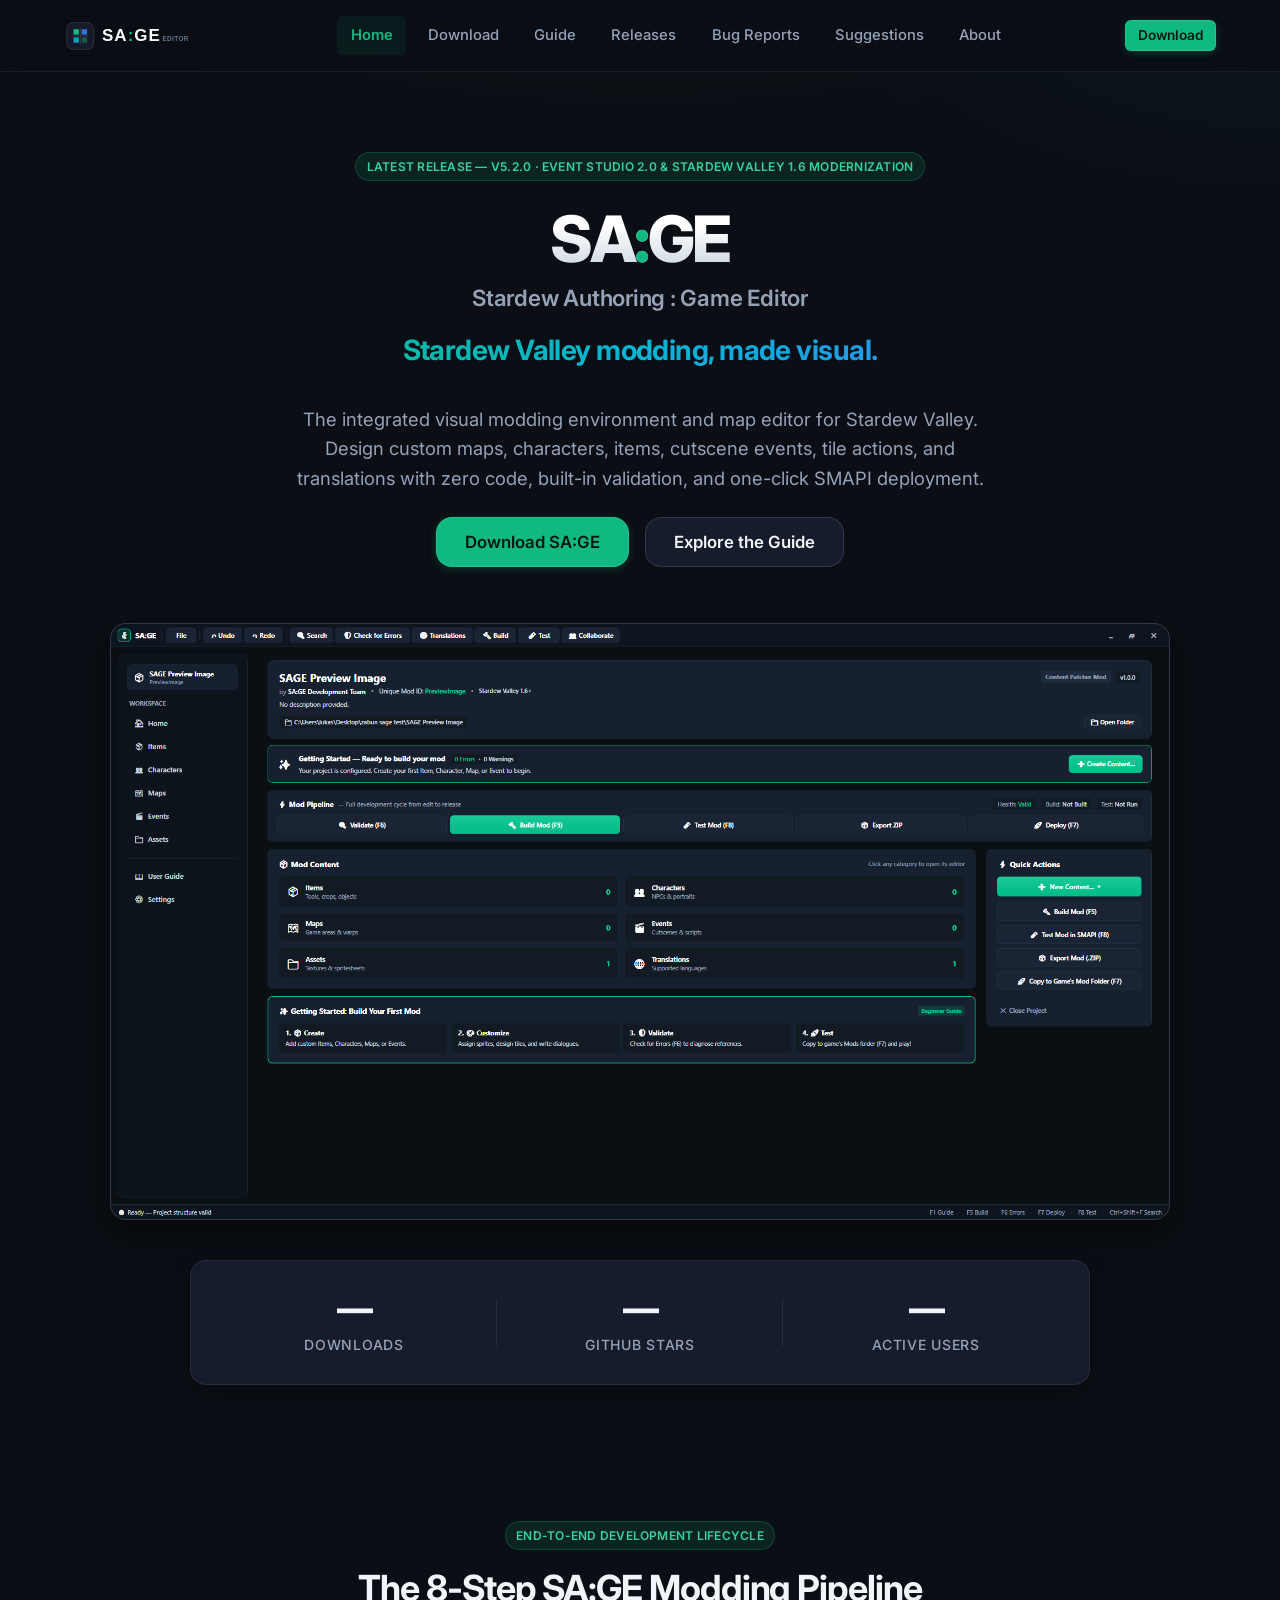
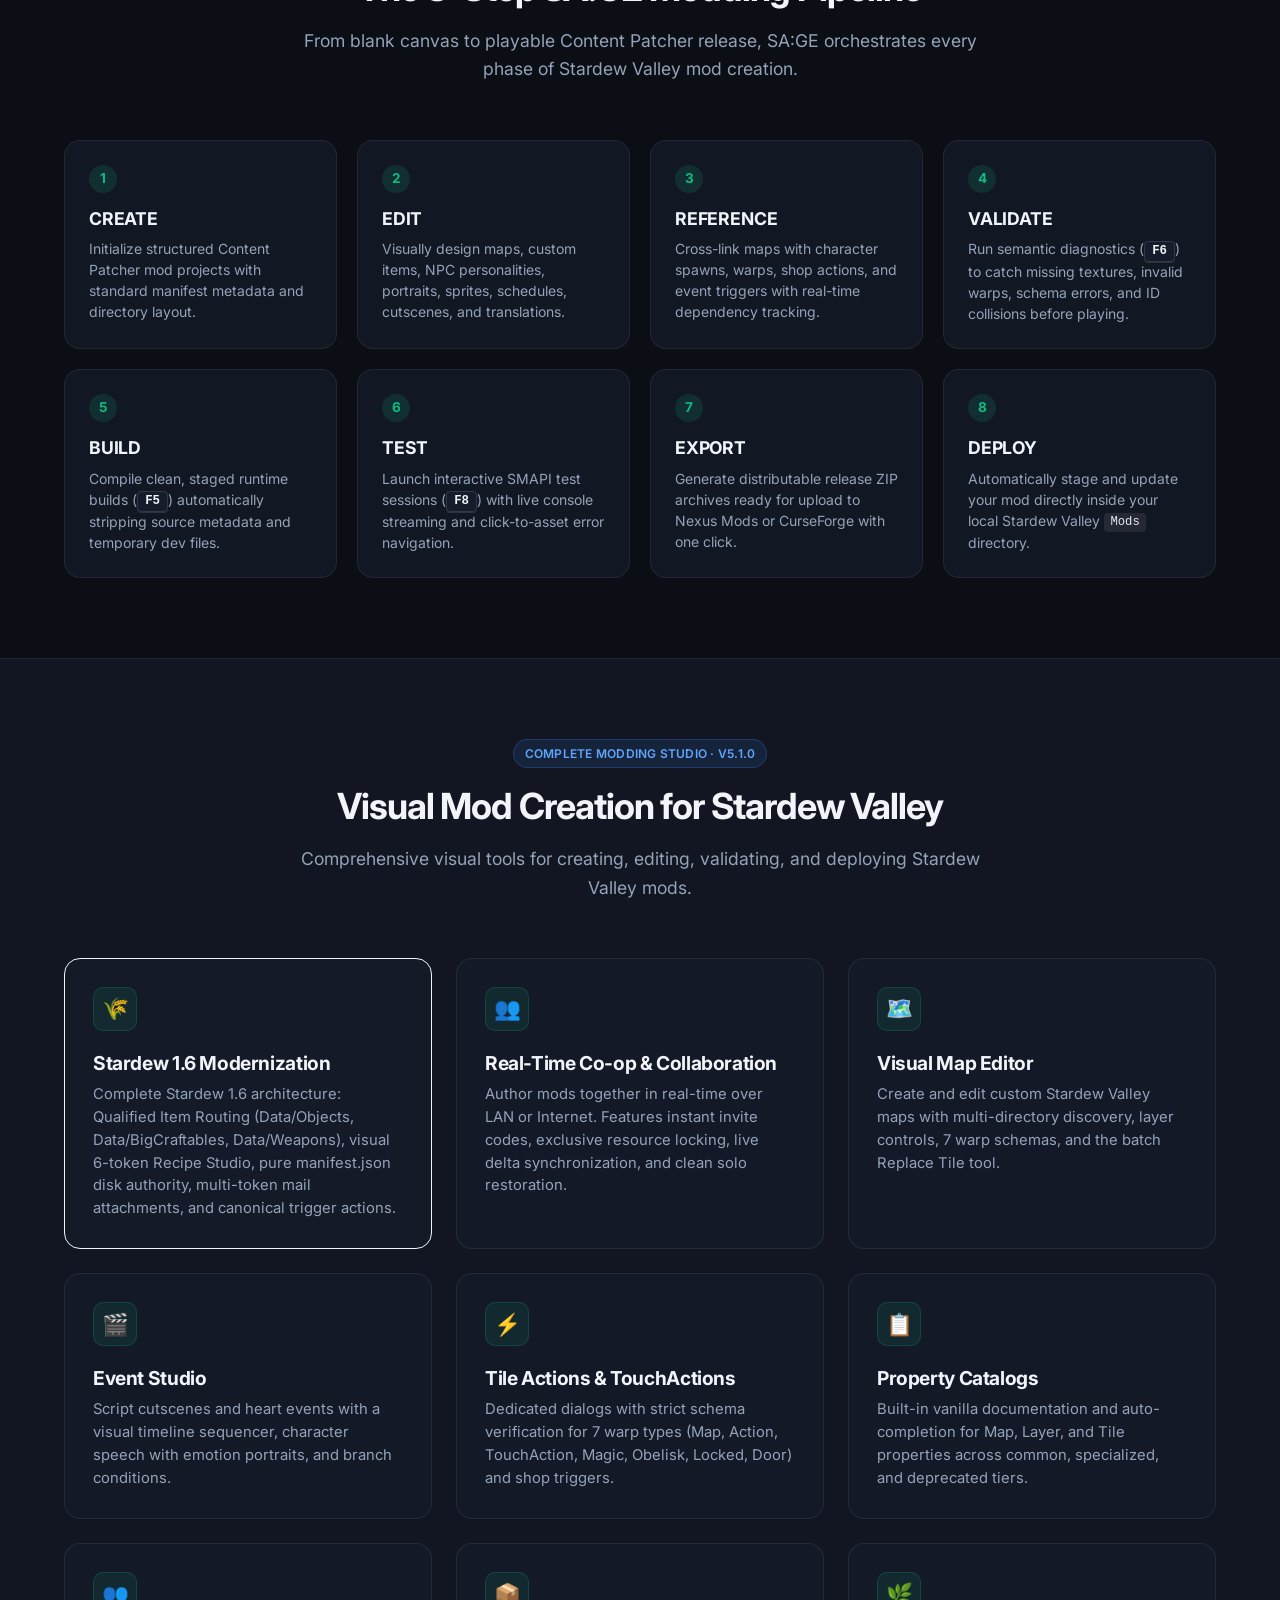
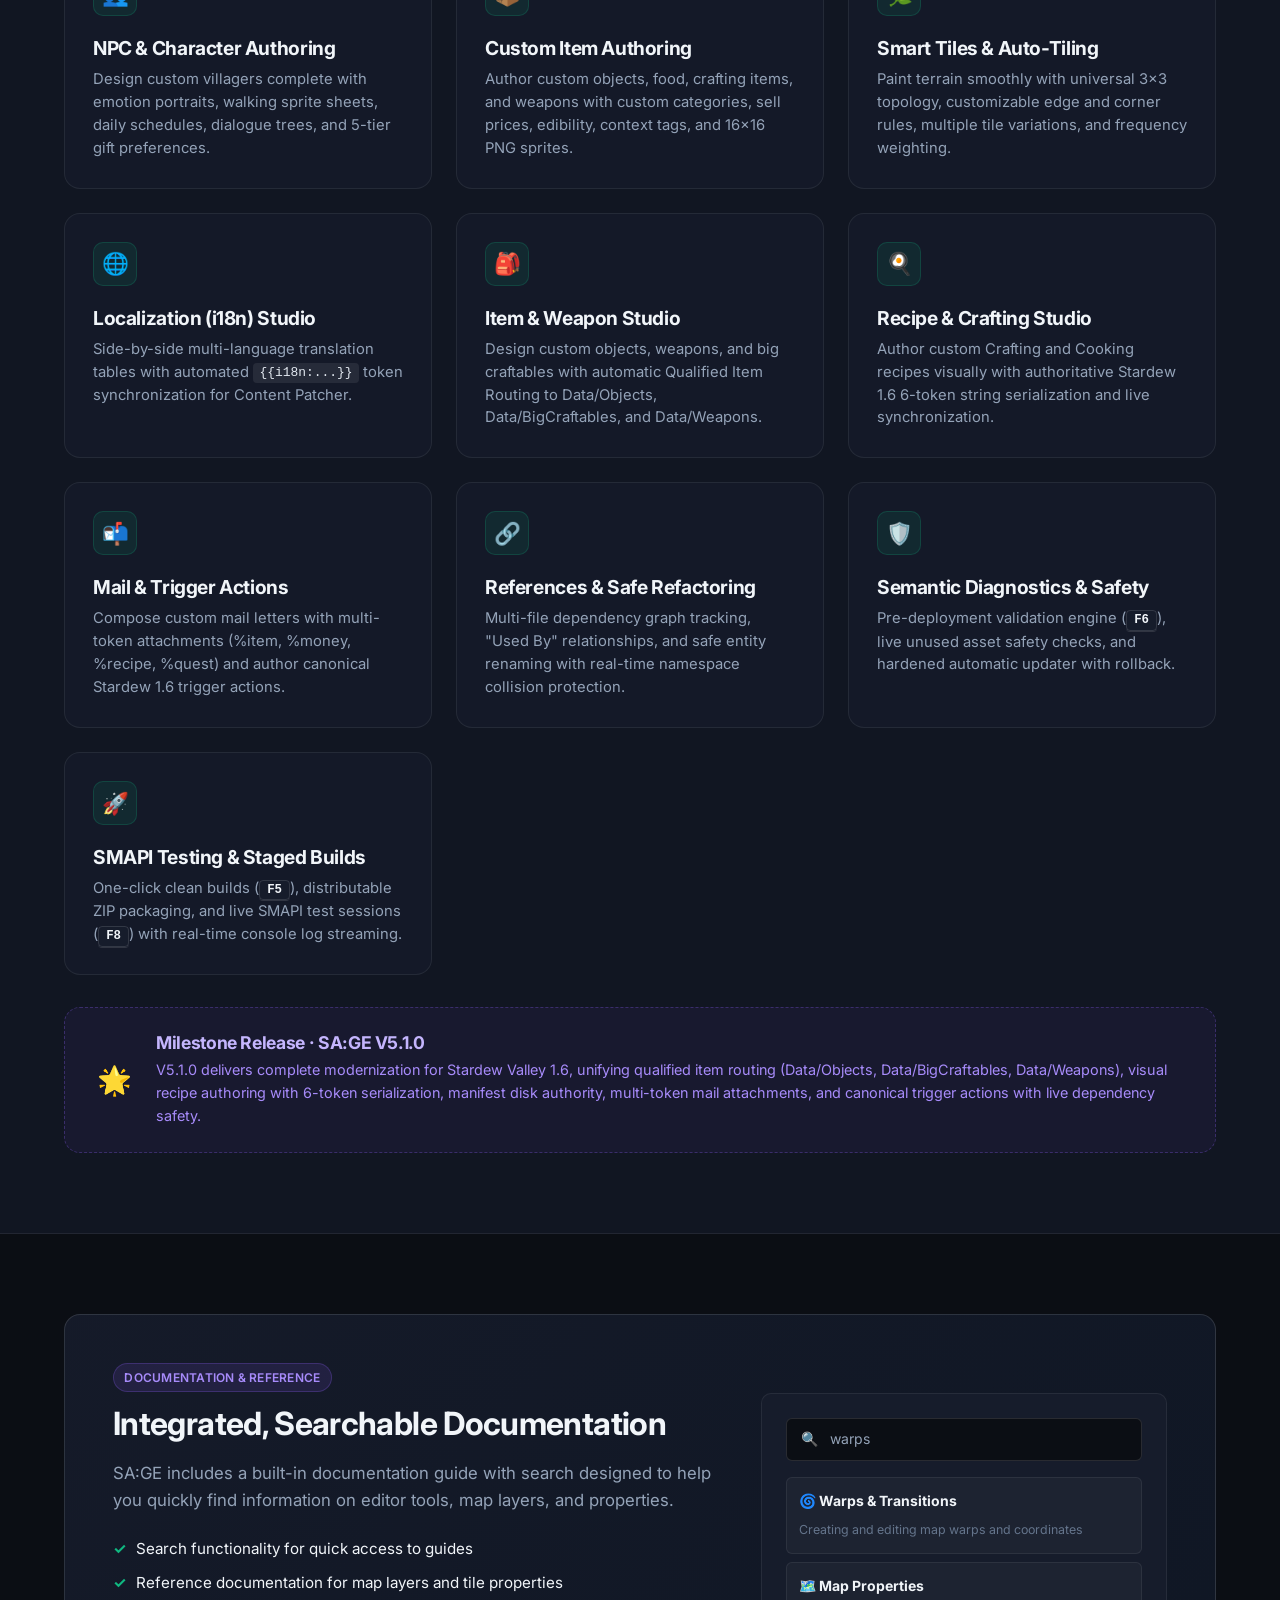
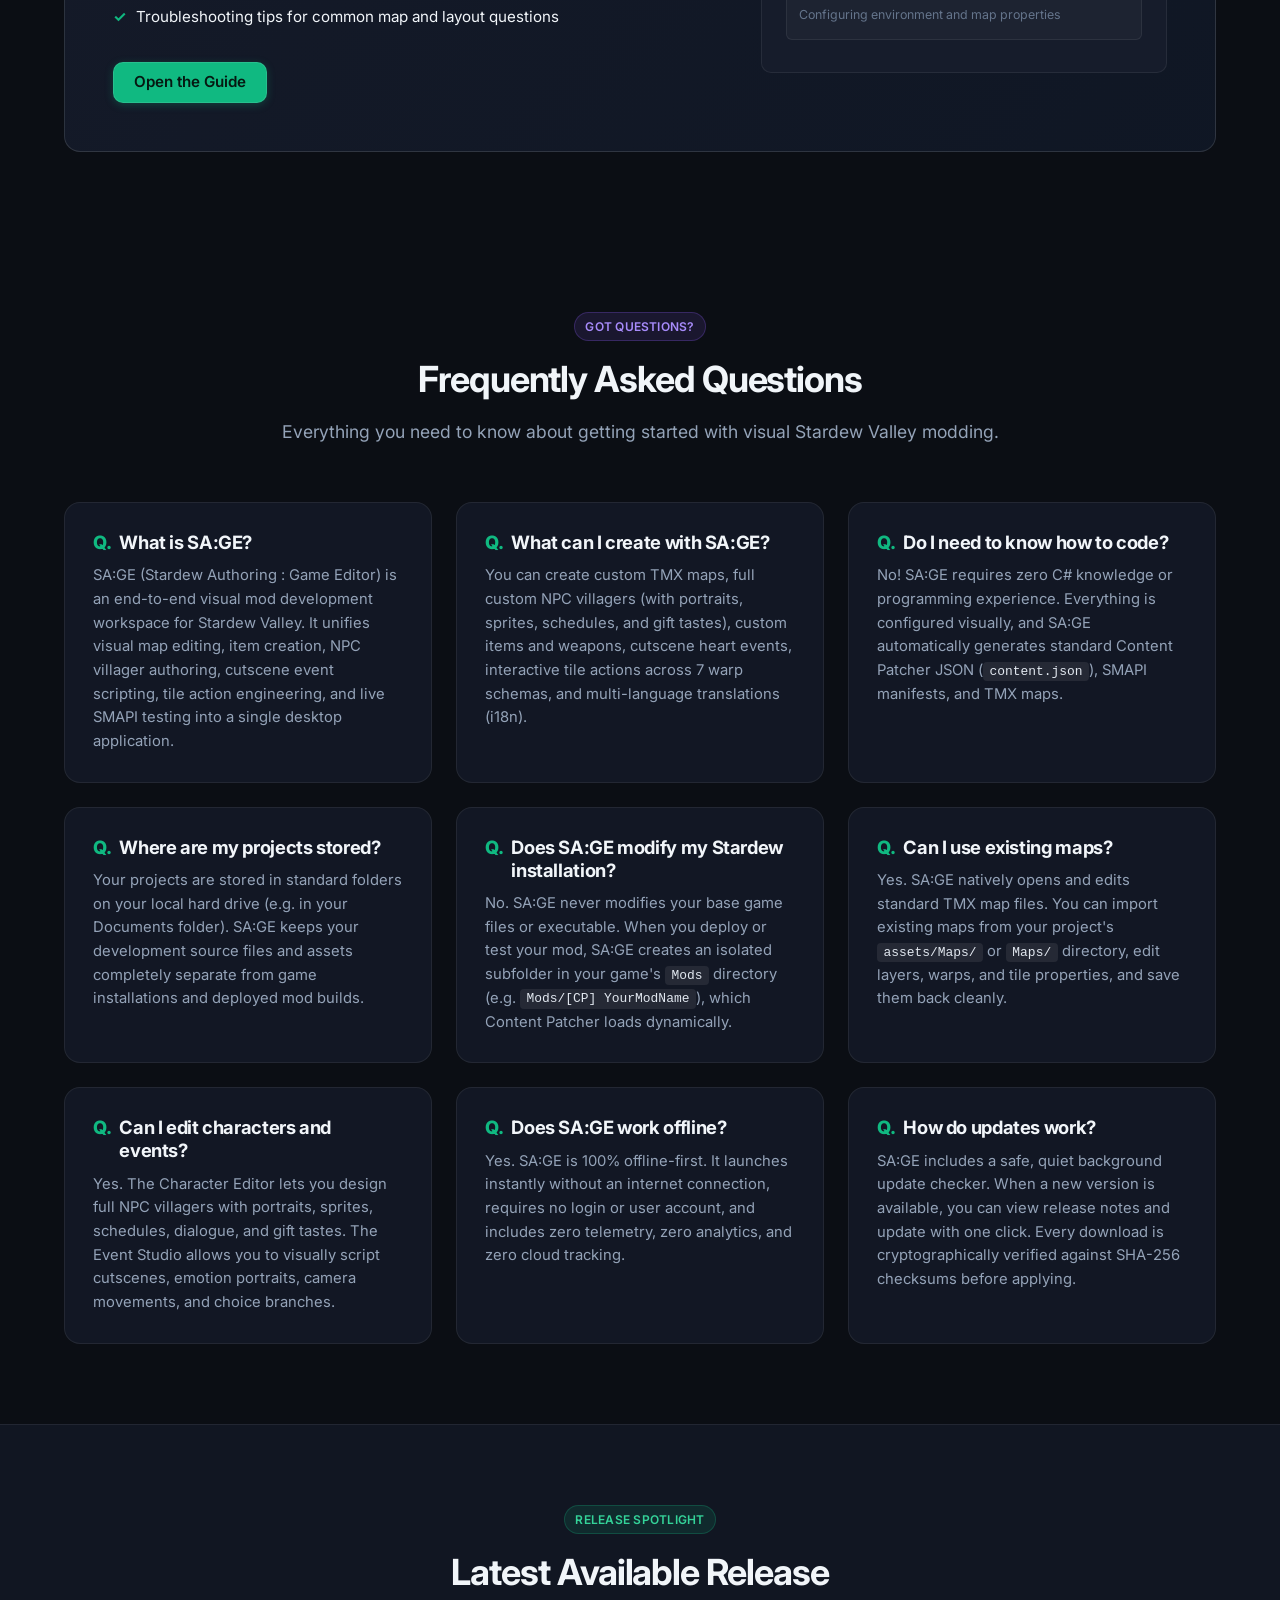
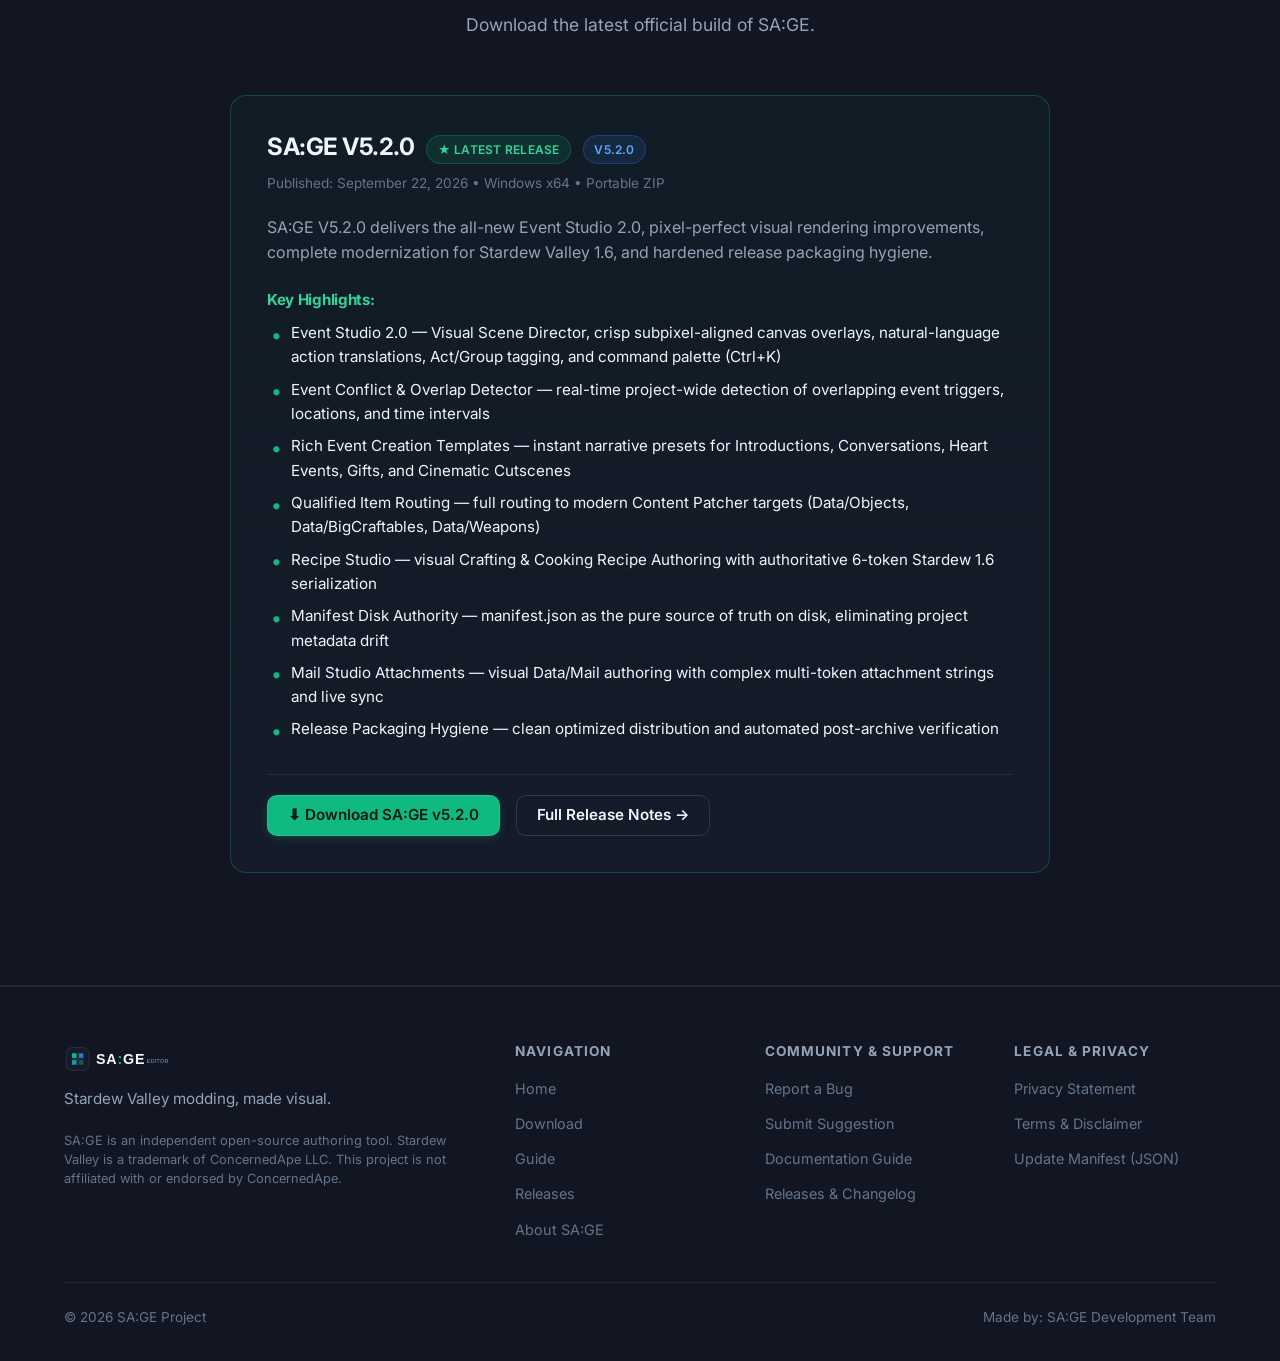
<file: index.html>
<!DOCTYPE html>
<html lang="en">
<head>
  <meta charset="UTF-8">
  <meta name="viewport" content="width=device-width, initial-scale=1.0">
  <title>SA:GE — Stardew Authoring : Game Editor | Official Website</title>
  
  <!-- Primary SEO & Search Metadata -->
  <meta name="description" content="SA:GE (Stardew Authoring : Game Editor) — Stardew Valley modding, made visual. The dedicated visual modding environment and map editor for Stardew Valley. Author Maps, NPCs, Items, Events, Actions, and Localization with zero code and direct Content Patcher deployment.">
  <meta name="google-site-verification" content="o8yEJBy5rzzHzHv1tk_E_lbhTQHC1POzPGbBJ8pnQRw" />
  <link rel="canonical" href="https://sage-developmentteam.github.io/SA-GE-Website/">

  <!-- Open Graph / Facebook / LinkedIn Social Preview -->
  <meta property="og:site_name" content="SA:GE — Stardew Authoring : Game Editor">
  <meta property="og:type" content="website">
  <meta property="og:url" content="https://sage-developmentteam.github.io/SA-GE-Website/">
  <meta property="og:title" content="SA:GE — Stardew Authoring : Game Editor">
  <meta property="og:description" content="Stardew Valley modding, made visual. Dedicated visual modding suite and map editor for Stardew Valley.">
  <meta property="og:image" content="https://sage-developmentteam.github.io/SA-GE-Website/assets/images/sage-social-preview.png">
  <meta property="og:image:width" content="1200">
  <meta property="og:image:height" content="1200">
  <meta property="og:image:alt" content="SA:GE Logo and Visual Map Editor for Stardew Valley">

  <!-- Twitter / X Card Preview -->
  <meta name="twitter:card" content="summary_large_image">
  <meta name="twitter:title" content="SA:GE — Stardew Authoring : Game Editor">
  <meta name="twitter:description" content="Stardew Valley modding, made visual. Dedicated visual modding suite and map editor for Stardew Valley.">
  <meta name="twitter:image" content="https://sage-developmentteam.github.io/SA-GE-Website/assets/images/sage-social-preview.png">

  <!-- Favicon & Icons -->
  <link rel="icon" type="image/x-icon" href="assets/logo/favicon.ico">
  <link rel="icon" type="image/png" sizes="32x32" href="assets/logo/favicon-32x32.png">
  <link rel="icon" type="image/png" sizes="16x16" href="assets/logo/favicon-16x16.png">
  <link rel="icon" type="image/svg+xml" href="assets/logo/favicon.svg">
  <link rel="apple-touch-icon" sizes="180x180" href="assets/logo/apple-touch-icon.png">

  <!-- Structured Data (JSON-LD) for Search Engines -->
  <script type="application/ld+json">
  {
    "@context": "https://schema.org",
    "@graph": [
      {
        "@type": "WebSite",
        "@id": "https://sage-developmentteam.github.io/SA-GE-Website/#website",
        "url": "https://sage-developmentteam.github.io/SA-GE-Website/",
        "name": "SA:GE — Stardew Authoring : Game Editor",
        "description": "Visual map editor and authoring tool for Stardew Valley.",
        "publisher": {
          "@type": "Organization",
          "name": "SA:GE Development Team",
          "url": "https://github.com/SAGE-DevelopmentTeam",
          "logo": "https://sage-developmentteam.github.io/SA-GE-Website/assets/images/sage-social-preview.png"
        }
      },
      {
        "@type": "SoftwareApplication",
        "@id": "https://sage-developmentteam.github.io/SA-GE-Website/#application",
        "name": "SA:GE",
        "alternateName": "Stardew Authoring : Game Editor",
        "operatingSystem": "Windows 10, Windows 11 (64-bit)",
        "applicationCategory": "DeveloperApplication",
        "softwareVersion": "5.2.0",
        "url": "https://sage-developmentteam.github.io/SA-GE-Website/",
        "image": "https://sage-developmentteam.github.io/SA-GE-Website/assets/images/sage-social-preview.png",
        "downloadUrl": "https://github.com/SAGE-DevelopmentTeam/SA-GE-Releases/releases/download/v5.2.0/SA-GE-5.2.0-win-x64.zip",
        "author": {
          "@type": "Organization",
          "name": "SA:GE Development Team",
          "url": "https://github.com/SAGE-DevelopmentTeam"
        }
      }
    ]
  }
  </script>

  <!-- Google Fonts: Inter -->
  <link rel="preconnect" href="https://fonts.googleapis.com">
  <link rel="preconnect" href="https://fonts.gstatic.com" crossorigin>
  <link href="https://fonts.googleapis.com/css2?family=Inter:wght@300;400;500;600;700;800&amp;display=swap" rel="stylesheet">

  <!-- Core Stylesheets -->
  <link rel="stylesheet" href="css/main.css">
  <link rel="stylesheet" href="css/components.css">
</head>
<body>

  <!-- Site Navigation Bar -->
  <header class="site-header">
    <div class="container header-inner">
      <a href="index.html" class="brand-link" aria-label="SA:GE Home">
        <img src="assets/logo/sage-logo.svg" alt="SA:GE" class="brand-logo-img">
      </a>

      <nav class="nav-desktop" aria-label="Primary Navigation">
        <a href="index.html" class="nav-link active">Home</a>
        <a href="download.html" class="nav-link">Download</a>
        <a href="guide.html" class="nav-link">Guide</a>
        <a href="releases.html" class="nav-link">Releases</a>
        <a href="bugs.html" class="nav-link">Bug Reports</a>
        <a href="suggestions.html" class="nav-link">Suggestions</a>
        <a href="about.html" class="nav-link">About</a>
      </nav>

      <div class="header-actions">
        <a href="download.html" class="btn btn-primary btn-sm">Download</a>
        <button class="mobile-menu-btn" aria-label="Toggle Navigation Menu" aria-expanded="false">☰</button>
      </div>
    </div>

    <!-- Mobile Drawer Menu -->
    <div class="mobile-drawer" aria-label="Mobile Navigation">
      <a href="index.html" class="nav-link active">Home</a>
      <a href="download.html" class="nav-link">Download</a>
      <a href="guide.html" class="nav-link">Guide</a>
      <a href="releases.html" class="nav-link">Releases</a>
      <a href="bugs.html" class="nav-link">Bug Reports</a>
      <a href="suggestions.html" class="nav-link">Suggestions</a>
      <a href="about.html" class="nav-link">About</a>
    </div>
  </header>

  <main>
    <!-- Hero Section -->
    <section class="hero">
      <div class="container">
        <div class="hero-badge-container">
          <span class="badge badge-emerald">Latest Release — V5.2.0 · Event Studio 2.0 &amp; Stardew Valley 1.6 Modernization</span>
        </div>

        <div class="hero-title-group">
          <h1 class="hero-main-title">SA<span class="brand-colon">:</span>GE</h1>
          <div class="hero-full-name">Stardew Authoring : Game Editor</div>
          <div class="hero-slogan">Stardew Valley modding, made visual.</div>
          <p style="max-width: 720px; margin: 0 auto; font-size: 1.15rem; color: var(--text-muted); line-height: 1.6;">
            The integrated visual modding environment and map editor for Stardew Valley. Design custom maps, characters, items, cutscene events, tile actions, and translations with zero code, built-in validation, and one-click SMAPI deployment.
          </p>
        </div>

        <div class="hero-ctas">
          <a href="download.html" class="btn btn-primary btn-lg">Download SA:GE</a>
          <a href="guide.html" class="btn btn-secondary btn-lg">Explore the Guide</a>
        </div>

        <!-- UI Workspace Screenshot Preview -->
        <div class="hero-preview-container">
          <div class="hero-preview-wrapper">
            <img src="assets/images/map-editor-preview.png" alt="SA:GE Visual Workspace Preview" class="hero-preview-img" width="1200" height="675" loading="eager">
          </div>
        </div>

        <!-- Statistics Bar — live data from GitHub API & Active Heartbeat -->
        <div class="stats-bar">
          <div class="stat-item">
            <div class="stat-value" id="stat-downloads">—</div>
            <div class="stat-label">Downloads</div>
          </div>
          <div class="stat-item">
            <div class="stat-value" id="stat-stars">—</div>
            <div class="stat-label">GitHub Stars</div>
          </div>
          <div class="stat-item">
            <div class="stat-value" id="stat-active-users">—</div>
            <div class="stat-label">Active Users</div>
          </div>
        </div>
      </div>
    </section>

    <!-- 8-Step Workflow Pipeline Section -->
    <section class="section" id="workflow">
      <div class="container">
        <div class="section-header">
          <span class="badge badge-emerald">End-to-End Development Lifecycle</span>
          <h2>The 8-Step SA:GE Modding Pipeline</h2>
          <p>From blank canvas to playable Content Patcher release, SA:GE orchestrates every phase of Stardew Valley mod creation.</p>
        </div>

        <div class="workflow-pipeline">
          <div class="workflow-step-card">
            <div class="workflow-step-num">1</div>
            <div class="workflow-step-title">CREATE</div>
            <p class="workflow-step-desc">Initialize structured Content Patcher mod projects with standard manifest metadata and directory layout.</p>
          </div>
          <div class="workflow-step-card">
            <div class="workflow-step-num">2</div>
            <div class="workflow-step-title">EDIT</div>
            <p class="workflow-step-desc">Visually design maps, custom items, NPC personalities, portraits, sprites, schedules, cutscenes, and translations.</p>
          </div>
          <div class="workflow-step-card">
            <div class="workflow-step-num">3</div>
            <div class="workflow-step-title">REFERENCE</div>
            <p class="workflow-step-desc">Cross-link maps with character spawns, warps, shop actions, and event triggers with real-time dependency tracking.</p>
          </div>
          <div class="workflow-step-card">
            <div class="workflow-step-num">4</div>
            <div class="workflow-step-title">VALIDATE</div>
            <p class="workflow-step-desc">Run semantic diagnostics (<kbd>F6</kbd>) to catch missing textures, invalid warps, schema errors, and ID collisions before playing.</p>
          </div>
          <div class="workflow-step-card">
            <div class="workflow-step-num">5</div>
            <div class="workflow-step-title">BUILD</div>
            <p class="workflow-step-desc">Compile clean, staged runtime builds (<kbd>F5</kbd>) automatically stripping source metadata and temporary dev files.</p>
          </div>
          <div class="workflow-step-card">
            <div class="workflow-step-num">6</div>
            <div class="workflow-step-title">TEST</div>
            <p class="workflow-step-desc">Launch interactive SMAPI test sessions (<kbd>F8</kbd>) with live console streaming and click-to-asset error navigation.</p>
          </div>
          <div class="workflow-step-card">
            <div class="workflow-step-num">7</div>
            <div class="workflow-step-title">EXPORT</div>
            <p class="workflow-step-desc">Generate distributable release ZIP archives ready for upload to Nexus Mods or CurseForge with one click.</p>
          </div>
          <div class="workflow-step-card">
            <div class="workflow-step-num">8</div>
            <div class="workflow-step-title">DEPLOY</div>
            <p class="workflow-step-desc">Automatically stage and update your mod directly inside your local Stardew Valley <code>Mods</code> directory.</p>
          </div>
        </div>
      </div>
    </section>

    <!-- Core Features Section -->
    <section class="section section-alt" id="features">
      <div class="container">
        <div class="section-header">
          <span class="badge badge-blue">Complete Modding Studio · V5.1.0</span>
          <h2>Visual Mod Creation for Stardew Valley</h2>
          <p>Comprehensive visual tools for creating, editing, validating, and deploying Stardew Valley mods.</p>
        </div>

        <div class="features-grid">
          <div class="feature-card" style="border-color: var(--color-primary-light);">
            <div class="feature-icon-box">🌾</div>
            <h3>Stardew 1.6 Modernization</h3>
            <p>Complete Stardew 1.6 architecture: Qualified Item Routing (Data/Objects, Data/BigCraftables, Data/Weapons), visual 6-token Recipe Studio, pure manifest.json disk authority, multi-token mail attachments, and canonical trigger actions.</p>
          </div>

          <div class="feature-card">
            <div class="feature-icon-box">👥</div>
            <h3>Real-Time Co-op &amp; Collaboration</h3>
            <p>Author mods together in real-time over LAN or Internet. Features instant invite codes, exclusive resource locking, live delta synchronization, and clean solo restoration.</p>
          </div>

          <div class="feature-card">
            <div class="feature-icon-box">🗺️</div>
            <h3>Visual Map Editor</h3>
            <p>Create and edit custom Stardew Valley maps with multi-directory discovery, layer controls, 7 warp schemas, and the batch Replace Tile tool.</p>
          </div>

          <div class="feature-card">
            <div class="feature-icon-box">🎬</div>
            <h3>Event Studio</h3>
            <p>Script cutscenes and heart events with a visual timeline sequencer, character speech with emotion portraits, and branch conditions.</p>
          </div>

          <div class="feature-card">
            <div class="feature-icon-box">⚡</div>
            <h3>Tile Actions &amp; TouchActions</h3>
            <p>Dedicated dialogs with strict schema verification for 7 warp types (Map, Action, TouchAction, Magic, Obelisk, Locked, Door) and shop triggers.</p>
          </div>

          <div class="feature-card">
            <div class="feature-icon-box">📋</div>
            <h3>Property Catalogs</h3>
            <p>Built-in vanilla documentation and auto-completion for Map, Layer, and Tile properties across common, specialized, and deprecated tiers.</p>
          </div>

          <div class="feature-card">
            <div class="feature-icon-box">👥</div>
            <h3>NPC &amp; Character Authoring</h3>
            <p>Design custom villagers complete with emotion portraits, walking sprite sheets, daily schedules, dialogue trees, and 5-tier gift preferences.</p>
          </div>

          <div class="feature-card">
            <div class="feature-icon-box">📦</div>
            <h3>Custom Item Authoring</h3>
            <p>Author custom objects, food, crafting items, and weapons with custom categories, sell prices, edibility, context tags, and 16×16 PNG sprites.</p>
          </div>

          <div class="feature-card">
            <div class="feature-icon-box">🌿</div>
            <h3>Smart Tiles &amp; Auto-Tiling</h3>
            <p>Paint terrain smoothly with universal 3×3 topology, customizable edge and corner rules, multiple tile variations, and frequency weighting.</p>
          </div>

          <div class="feature-card">
            <div class="feature-icon-box">🌐</div>
            <h3>Localization (i18n) Studio</h3>
            <p>Side-by-side multi-language translation tables with automated <code>{{i18n:...}}</code> token synchronization for Content Patcher.</p>
          </div>

          <div class="feature-card">
            <div class="feature-icon-box">🎒</div>
            <h3>Item &amp; Weapon Studio</h3>
            <p>Design custom objects, weapons, and big craftables with automatic Qualified Item Routing to Data/Objects, Data/BigCraftables, and Data/Weapons.</p>
          </div>

          <div class="feature-card">
            <div class="feature-icon-box">🍳</div>
            <h3>Recipe &amp; Crafting Studio</h3>
            <p>Author custom Crafting and Cooking recipes visually with authoritative Stardew 1.6 6-token string serialization and live synchronization.</p>
          </div>

          <div class="feature-card">
            <div class="feature-icon-box">📬</div>
            <h3>Mail &amp; Trigger Actions</h3>
            <p>Compose custom mail letters with multi-token attachments (%item, %money, %recipe, %quest) and author canonical Stardew 1.6 trigger actions.</p>
          </div>

          <div class="feature-card">
            <div class="feature-icon-box">🔗</div>
            <h3>References &amp; Safe Refactoring</h3>
            <p>Multi-file dependency graph tracking, "Used By" relationships, and safe entity renaming with real-time namespace collision protection.</p>
          </div>

          <div class="feature-card">
            <div class="feature-icon-box">🛡️</div>
            <h3>Semantic Diagnostics &amp; Safety</h3>
            <p>Pre-deployment validation engine (<kbd>F6</kbd>), live unused asset safety checks, and hardened automatic updater with rollback.</p>
          </div>

          <div class="feature-card">
            <div class="feature-icon-box">🚀</div>
            <h3>SMAPI Testing &amp; Staged Builds</h3>
            <p>One-click clean builds (<kbd>F5</kbd>), distributable ZIP packaging, and live SMAPI test sessions (<kbd>F8</kbd>) with real-time console log streaming.</p>
          </div>
        </div>

        <!-- Roadmap / Milestone Notice -->
        <div class="roadmap-notice-card">
          <div style="font-size: 1.75rem;">🌟</div>
          <div>
            <h4>Milestone Release · SA:GE V5.1.0</h4>
            <p>V5.1.0 delivers complete modernization for Stardew Valley 1.6, unifying qualified item routing (Data/Objects, Data/BigCraftables, Data/Weapons), visual recipe authoring with 6-token serialization, manifest disk authority, multi-token mail attachments, and canonical trigger actions with live dependency safety.</p>
          </div>
        </div>
      </div>
    </section>

    <!-- Guide Promotion Section -->
    <section class="section">
      <div class="container">
        <div class="guide-promo-card">
          <div class="guide-promo-content">
            <span class="badge badge-purple" style="margin-bottom: 0.75rem;">Documentation & Reference</span>
            <h2>Integrated, Searchable Documentation</h2>
            <p>
              SA:GE includes a built-in documentation guide with search designed to help you quickly find information on editor tools, map layers, and properties.
            </p>
            <ul class="guide-promo-list">
              <li>Search functionality for quick access to guides</li>
              <li>Reference documentation for map layers and tile properties</li>
              <li>Troubleshooting tips for common map and layout questions</li>
            </ul>
            <a href="guide.html" class="btn btn-primary">Open the Guide</a>
          </div>

          <div class="guide-promo-visual">
            <div class="guide-mock-search">
              <span>🔍</span>
              <span>warps</span>
            </div>
            <div class="guide-mock-result">
              <strong>🌀 Warps & Transitions</strong>
              <span>Creating and editing map warps and coordinates</span>
            </div>
            <div class="guide-mock-result">
              <strong>🗺️ Map Properties</strong>
              <span>Configuring environment and map properties</span>
            </div>
          </div>
        </div>
      </div>
    </section>

    <!-- Frequently Asked Questions Section -->
    <section class="section" id="faq">
      <div class="container">
        <div class="section-header">
          <span class="badge badge-purple">Got Questions?</span>
          <h2>Frequently Asked Questions</h2>
          <p>Everything you need to know about getting started with visual Stardew Valley modding.</p>
        </div>

        <div class="faq-grid">
          <div class="faq-card">
            <h3>What is SA:GE?</h3>
            <p>SA:GE (Stardew Authoring : Game Editor) is an end-to-end visual mod development workspace for Stardew Valley. It unifies visual map editing, item creation, NPC villager authoring, cutscene event scripting, tile action engineering, and live SMAPI testing into a single desktop application.</p>
          </div>
          <div class="faq-card">
            <h3>What can I create with SA:GE?</h3>
            <p>You can create custom TMX maps, full custom NPC villagers (with portraits, sprites, schedules, and gift tastes), custom items and weapons, cutscene heart events, interactive tile actions across 7 warp schemas, and multi-language translations (i18n).</p>
          </div>
          <div class="faq-card">
            <h3>Do I need to know how to code?</h3>
            <p>No! SA:GE requires zero C# knowledge or programming experience. Everything is configured visually, and SA:GE automatically generates standard Content Patcher JSON (<code>content.json</code>), SMAPI manifests, and TMX maps.</p>
          </div>
          <div class="faq-card">
            <h3>Where are my projects stored?</h3>
            <p>Your projects are stored in standard folders on your local hard drive (e.g. in your Documents folder). SA:GE keeps your development source files and assets completely separate from game installations and deployed mod builds.</p>
          </div>
          <div class="faq-card">
            <h3>Does SA:GE modify my Stardew installation?</h3>
            <p>No. SA:GE never modifies your base game files or executable. When you deploy or test your mod, SA:GE creates an isolated subfolder in your game's <code>Mods</code> directory (e.g. <code>Mods/[CP] YourModName</code>), which Content Patcher loads dynamically.</p>
          </div>
          <div class="faq-card">
            <h3>Can I use existing maps?</h3>
            <p>Yes. SA:GE natively opens and edits standard TMX map files. You can import existing maps from your project's <code>assets/Maps/</code> or <code>Maps/</code> directory, edit layers, warps, and tile properties, and save them back cleanly.</p>
          </div>
          <div class="faq-card">
            <h3>Can I edit characters and events?</h3>
            <p>Yes. The Character Editor lets you design full NPC villagers with portraits, sprites, schedules, dialogue, and gift tastes. The Event Studio allows you to visually script cutscenes, emotion portraits, camera movements, and choice branches.</p>
          </div>
          <div class="faq-card">
            <h3>Does SA:GE work offline?</h3>
            <p>Yes. SA:GE is 100% offline-first. It launches instantly without an internet connection, requires no login or user account, and includes zero telemetry, zero analytics, and zero cloud tracking.</p>
          </div>
          <div class="faq-card">
            <h3>How do updates work?</h3>
            <p>SA:GE includes a safe, quiet background update checker. When a new version is available, you can view release notes and update with one click. Every download is cryptographically verified against SHA-256 checksums before applying.</p>
          </div>
        </div>
      </div>
    </section>

    <!-- Latest Release Section -->
    <section class="section section-alt" id="latest-release">
      <div class="container">
        <div class="section-header">
          <span class="badge badge-emerald">Release Spotlight</span>
          <h2>Latest Available Release</h2>
          <p>Download the latest official build of SA:GE.</p>
        </div>

        <div style="max-width: 820px; margin: 0 auto;">
          <article class="release-card latest-release">
            <header class="release-header">
              <div class="release-title-area">
                <div style="display: flex; align-items: center; gap: 0.75rem; margin-bottom: 0.35rem; flex-wrap: wrap;">
                  <h3 id="home-release-title">SA:GE V5.2.0</h3>
                  <span class="badge badge-emerald">★ Latest Release</span>
                  <span class="badge badge-blue" id="home-release-version">v5.2.0</span>
                </div>
                <div class="release-date">Published: <span id="home-release-date">September 22, 2026</span> &bull; Windows x64 &bull; Portable ZIP</div>
              </div>
            </header>

            <p class="release-summary" id="home-release-summary">
              SA:GE V5.2.0 delivers the all-new Event Studio 2.0, pixel-perfect visual rendering improvements, complete modernization for Stardew Valley 1.6, and hardened release packaging hygiene.
            </p>

            <h4 style="font-size: 0.95rem; margin-bottom: 0.75rem; color: #34D399;">Key Highlights:</h4>
            <ul class="release-highlights" id="home-release-highlights">
              <li>Event Studio 2.0 — Visual Scene Director with drag-to-direct movement trajectories and live previews</li>
              <li>Crisp Overlay Rendering — high-DPI subpixel-aligned rendering across markers, paths, and bubbles</li>
              <li>Qualified Item Routing — full routing to modern Content Patcher targets (Data/Objects, Data/BigCraftables, Data/Weapons)</li>
              <li>Recipe Studio — visual Crafting &amp; Cooking Recipe Authoring with authoritative 6-token Stardew 1.6 serialization</li>
              <li>Manifest Disk Authority — manifest.json as the sole source of truth on disk, eliminating project metadata drift</li>
              <li>Release Packaging Hygiene — clean optimized distribution and automated post-archive verification</li>
            </ul>

            <footer class="release-actions">
              <a href="https://github.com/SAGE-DevelopmentTeam/SA-GE-Releases/releases/download/v5.2.0/SA-GE-5.2.0-win-x64.zip" id="home-release-dl-btn" class="btn btn-primary">
                ⬇ Download SA:GE v5.2.0
              </a>
              <a href="releases.html" class="btn btn-outline">
                Full Release Notes →
              </a>
            </footer>
          </article>
        </div>
      </div>
    </section>
  </main>

  <!-- Site Footer -->
  <footer class="site-footer">
    <div class="container">
      <div class="footer-grid">
        <div class="footer-brand">
          <img src="assets/logo/sage-logo.svg" alt="SA:GE" class="footer-logo">
          <div class="footer-tagline">Stardew Valley modding, made visual.</div>
          <p class="footer-disclaimer-short">
            SA:GE is an independent open-source authoring tool. Stardew Valley is a trademark of ConcernedApe LLC. This project is not affiliated with or endorsed by ConcernedApe.
          </p>
        </div>

        <div class="footer-col">
          <h4>Navigation</h4>
          <ul class="footer-links">
            <li><a href="index.html">Home</a></li>
            <li><a href="download.html">Download</a></li>
            <li><a href="guide.html">Guide</a></li>
            <li><a href="releases.html">Releases</a></li>
            <li><a href="about.html">About SA:GE</a></li>
          </ul>
        </div>

        <div class="footer-col">
          <h4>Community & Support</h4>
          <ul class="footer-links">
            <li><a href="bugs.html">Report a Bug</a></li>
            <li><a href="suggestions.html">Submit Suggestion</a></li>
            <li><a href="guide.html">Documentation Guide</a></li>
            <li><a href="releases.html">Releases & Changelog</a></li>
          </ul>
        </div>

        <div class="footer-col">
          <h4>Legal & Privacy</h4>
          <ul class="footer-links">
            <li><a href="privacy.html">Privacy Statement</a></li>
            <li><a href="terms.html">Terms & Disclaimer</a></li>
            <li><a href="update/manifest.json" target="_blank">Update Manifest (JSON)</a></li>
          </ul>
        </div>
      </div>

      <div class="footer-bottom">
        <div>&copy; <span data-config-text="brand.copyrightYear">2026</span> SA:GE Project</div>
        <div>Made by: SA:GE Development Team</div>
      </div>
    </div>
  </footer>

  <!-- Central Configuration & Scripts -->
  <script src="js/config.js?v=5.1.0"></script>
  <script src="js/main.js?v=5.1.0"></script>
  <script src="js/releases.js?v=5.1.0"></script>
</body>
</html>
</file>
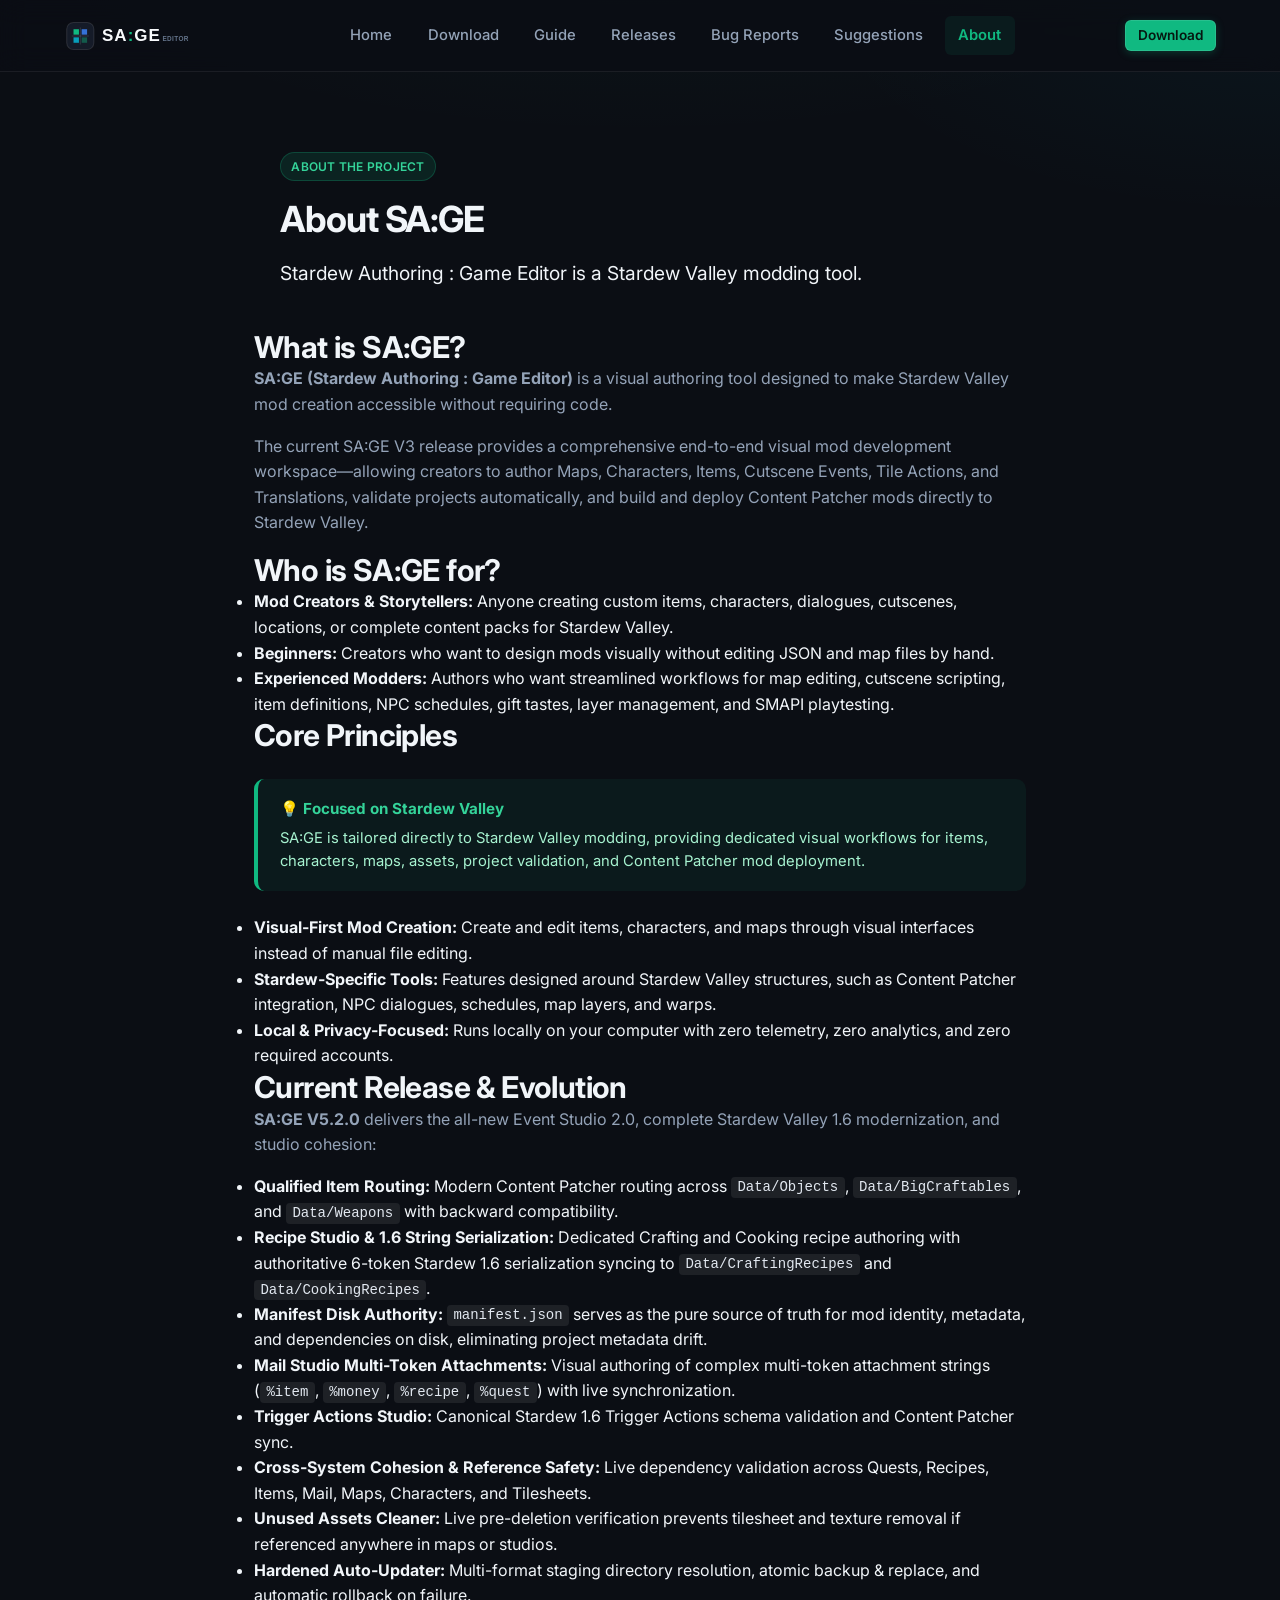
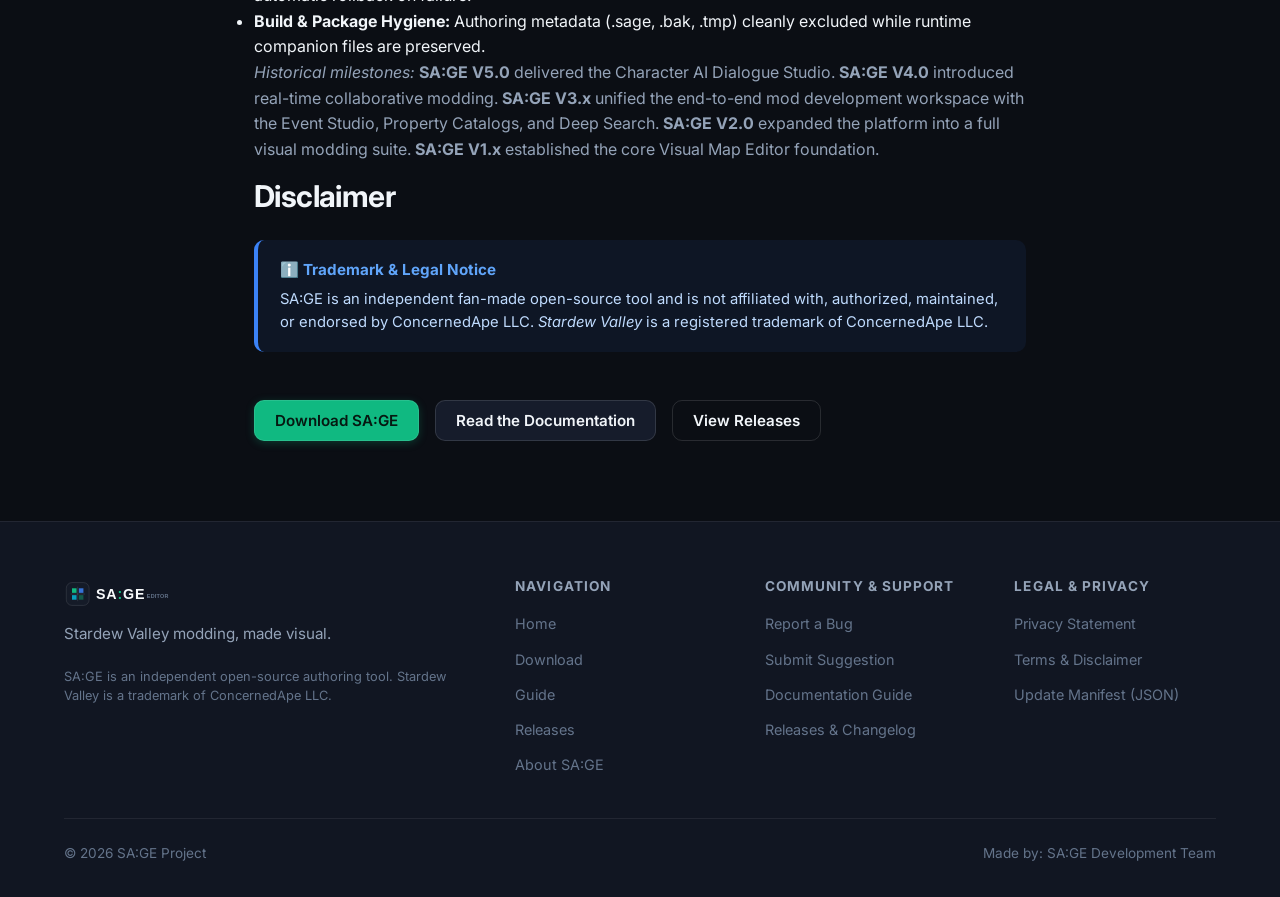
<file: about.html>
<!DOCTYPE html>
<html lang="en">
<head>
  <meta charset="UTF-8">
  <meta name="viewport" content="width=device-width, initial-scale=1.0">
  <title>About SA:GE — Stardew Authoring : Game Editor</title>
  
  <!-- Primary SEO & Search Metadata -->
  <meta name="description" content="Learn about SA:GE (Stardew Authoring : Game Editor), its purpose, architecture, and open-source mission.">
  <link rel="canonical" href="https://sage-developmentteam.github.io/SA-GE-Website/about.html">

  <!-- Open Graph / Facebook / LinkedIn Social Preview -->
  <meta property="og:site_name" content="SA:GE — Stardew Authoring : Game Editor">
  <meta property="og:type" content="website">
  <meta property="og:url" content="https://sage-developmentteam.github.io/SA-GE-Website/about.html">
  <meta property="og:title" content="About SA:GE — Stardew Authoring : Game Editor">
  <meta property="og:description" content="The dedicated visual authoring tool built specifically for Stardew Valley modding.">
  <meta property="og:image" content="https://sage-developmentteam.github.io/SA-GE-Website/assets/images/sage-social-preview.png">
  <meta property="og:image:width" content="1200">
  <meta property="og:image:height" content="1200">

  <!-- Twitter / X Card Preview -->
  <meta name="twitter:card" content="summary_large_image">
  <meta name="twitter:title" content="About SA:GE — Stardew Authoring : Game Editor">
  <meta name="twitter:description" content="The dedicated visual authoring tool built specifically for Stardew Valley modding.">
  <meta name="twitter:image" content="https://sage-developmentteam.github.io/SA-GE-Website/assets/images/sage-social-preview.png">

  <!-- Favicon & Icons -->
  <link rel="icon" type="image/x-icon" href="assets/logo/favicon.ico">
  <link rel="icon" type="image/png" sizes="32x32" href="assets/logo/favicon-32x32.png">
  <link rel="icon" type="image/png" sizes="16x16" href="assets/logo/favicon-16x16.png">
  <link rel="icon" type="image/svg+xml" href="assets/logo/favicon.svg">
  <link rel="apple-touch-icon" sizes="180x180" href="assets/logo/apple-touch-icon.png">

  <!-- Google Fonts: Inter -->
  <link rel="preconnect" href="https://fonts.googleapis.com">
  <link rel="preconnect" href="https://fonts.gstatic.com" crossorigin>
  <link href="https://fonts.googleapis.com/css2?family=Inter:wght@300;400;500;600;700;800&amp;display=swap" rel="stylesheet">

  <link rel="stylesheet" href="css/main.css">
  <link rel="stylesheet" href="css/components.css">
</head>
<body>

  <!-- Site Navigation Bar -->
  <header class="site-header">
    <div class="container header-inner">
      <a href="index.html" class="brand-link" aria-label="SA:GE Home">
        <img src="assets/logo/sage-logo.svg" alt="SA:GE" class="brand-logo-img">
      </a>

      <nav class="nav-desktop" aria-label="Primary Navigation">
        <a href="index.html" class="nav-link">Home</a>
        <a href="download.html" class="nav-link">Download</a>
        <a href="guide.html" class="nav-link">Guide</a>
        <a href="releases.html" class="nav-link">Releases</a>
        <a href="bugs.html" class="nav-link">Bug Reports</a>
        <a href="suggestions.html" class="nav-link">Suggestions</a>
        <a href="about.html" class="nav-link active">About</a>
      </nav>

      <div class="header-actions">
        <a href="download.html" class="btn btn-primary btn-sm">Download</a>
        <button class="mobile-menu-btn" aria-label="Toggle Navigation Menu" aria-expanded="false">☰</button>
      </div>
    </div>

    <div class="mobile-drawer" aria-label="Mobile Navigation">
      <a href="index.html" class="nav-link">Home</a>
      <a href="download.html" class="nav-link">Download</a>
      <a href="guide.html" class="nav-link">Guide</a>
      <a href="releases.html" class="nav-link">Releases</a>
      <a href="bugs.html" class="nav-link">Bug Reports</a>
      <a href="suggestions.html" class="nav-link">Suggestions</a>
      <a href="about.html" class="nav-link active">About</a>
    </div>
  </header>

  <main>
    <section class="section">
      <div class="container" style="max-width: 820px;">
        <div class="section-header" style="text-align: left; margin-bottom: 2.5rem;">
          <span class="badge badge-emerald">About the Project</span>
          <h2>About SA:GE</h2>
          <p style="font-size: 1.2rem; color: var(--text-main);">
            Stardew Authoring : Game Editor is a Stardew Valley modding tool.
          </p>
        </div>

        <div class="article-body">
          <h2>What is SA:GE?</h2>
          <p>
            <strong>SA:GE (Stardew Authoring : Game Editor)</strong> is a visual authoring tool designed to make Stardew Valley mod creation accessible without requiring code.
          </p>
          <p>
            The current SA:GE V3 release provides a comprehensive end-to-end visual mod development workspace—allowing creators to author Maps, Characters, Items, Cutscene Events, Tile Actions, and Translations, validate projects automatically, and build and deploy Content Patcher mods directly to Stardew Valley.
          </p>

          <h2>Who is SA:GE for?</h2>
          <ul>
            <li><strong>Mod Creators &amp; Storytellers:</strong> Anyone creating custom items, characters, dialogues, cutscenes, locations, or complete content packs for Stardew Valley.</li>
            <li><strong>Beginners:</strong> Creators who want to design mods visually without editing JSON and map files by hand.</li>
            <li><strong>Experienced Modders:</strong> Authors who want streamlined workflows for map editing, cutscene scripting, item definitions, NPC schedules, gift tastes, layer management, and SMAPI playtesting.</li>
          </ul>

          <h2>Core Principles</h2>
          <div class="callout callout-tip">
            <div class="callout-title">💡 Focused on Stardew Valley</div>
            <p>SA:GE is tailored directly to Stardew Valley modding, providing dedicated visual workflows for items, characters, maps, assets, project validation, and Content Patcher mod deployment.</p>
          </div>

          <ul>
            <li><strong>Visual-First Mod Creation:</strong> Create and edit items, characters, and maps through visual interfaces instead of manual file editing.</li>
            <li><strong>Stardew-Specific Tools:</strong> Features designed around Stardew Valley structures, such as Content Patcher integration, NPC dialogues, schedules, map layers, and warps.</li>
            <li><strong>Local &amp; Privacy-Focused:</strong> Runs locally on your computer with zero telemetry, zero analytics, and zero required accounts.</li>
          </ul>

          <h2>Current Release &amp; Evolution</h2>
          <p>
            <strong>SA:GE V5.2.0</strong> delivers the all-new Event Studio 2.0, complete Stardew Valley 1.6 modernization, and studio cohesion:
          </p>
          <ul>
            <li><strong>Qualified Item Routing:</strong> Modern Content Patcher routing across <code>Data/Objects</code>, <code>Data/BigCraftables</code>, and <code>Data/Weapons</code> with backward compatibility.</li>
            <li><strong>Recipe Studio &amp; 1.6 String Serialization:</strong> Dedicated Crafting and Cooking recipe authoring with authoritative 6-token Stardew 1.6 serialization syncing to <code>Data/CraftingRecipes</code> and <code>Data/CookingRecipes</code>.</li>
            <li><strong>Manifest Disk Authority:</strong> <code>manifest.json</code> serves as the pure source of truth for mod identity, metadata, and dependencies on disk, eliminating project metadata drift.</li>
            <li><strong>Mail Studio Multi-Token Attachments:</strong> Visual authoring of complex multi-token attachment strings (<code>%item</code>, <code>%money</code>, <code>%recipe</code>, <code>%quest</code>) with live synchronization.</li>
            <li><strong>Trigger Actions Studio:</strong> Canonical Stardew 1.6 Trigger Actions schema validation and Content Patcher sync.</li>
            <li><strong>Cross-System Cohesion &amp; Reference Safety:</strong> Live dependency validation across Quests, Recipes, Items, Mail, Maps, Characters, and Tilesheets.</li>
            <li><strong>Unused Assets Cleaner:</strong> Live pre-deletion verification prevents tilesheet and texture removal if referenced anywhere in maps or studios.</li>
            <li><strong>Hardened Auto-Updater:</strong> Multi-format staging directory resolution, atomic backup &amp; replace, and automatic rollback on failure.</li>
            <li><strong>Build &amp; Package Hygiene:</strong> Authoring metadata (.sage, .bak, .tmp) cleanly excluded while runtime companion files are preserved.</li>
          </ul>
          <p>
            <em>Historical milestones:</em> <strong>SA:GE V5.0</strong> delivered the Character AI Dialogue Studio. <strong>SA:GE V4.0</strong> introduced real-time collaborative modding. <strong>SA:GE V3.x</strong> unified the end-to-end mod development workspace with the Event Studio, Property Catalogs, and Deep Search. <strong>SA:GE V2.0</strong> expanded the platform into a full visual modding suite. <strong>SA:GE V1.x</strong> established the core Visual Map Editor foundation.
          </p>

          <h2>Disclaimer</h2>
          <div class="callout callout-note">
            <div class="callout-title">ℹ️ Trademark & Legal Notice</div>
            <p>
              SA:GE is an independent fan-made open-source tool and is not affiliated with, authorized, maintained, or endorsed by ConcernedApe LLC. <em>Stardew Valley</em> is a registered trademark of ConcernedApe LLC.
            </p>
          </div>

          <div style="margin-top: 3rem; display: flex; gap: 1rem; flex-wrap: wrap;">
            <a href="download.html" class="btn btn-primary">Download SA:GE</a>
            <a href="guide.html" class="btn btn-secondary">Read the Documentation</a>
            <a href="releases.html" class="btn btn-outline">View Releases</a>
          </div>
        </div>
      </div>
    </section>
  </main>

  <!-- Site Footer -->
  <footer class="site-footer">
    <div class="container">
      <div class="footer-grid">
        <div class="footer-brand">
          <img src="assets/logo/sage-logo.svg" alt="SA:GE" class="footer-logo">
          <div class="footer-tagline">Stardew Valley modding, made visual.</div>
          <p class="footer-disclaimer-short">
            SA:GE is an independent open-source authoring tool. Stardew Valley is a trademark of ConcernedApe LLC.
          </p>
        </div>

        <div class="footer-col">
          <h4>Navigation</h4>
          <ul class="footer-links">
            <li><a href="index.html">Home</a></li>
            <li><a href="download.html">Download</a></li>
            <li><a href="guide.html">Guide</a></li>
            <li><a href="releases.html">Releases</a></li>
            <li><a href="about.html">About SA:GE</a></li>
          </ul>
        </div>

        <div class="footer-col">
          <h4>Community & Support</h4>
          <ul class="footer-links">
            <li><a href="bugs.html">Report a Bug</a></li>
            <li><a href="suggestions.html">Submit Suggestion</a></li>
            <li><a href="guide.html">Documentation Guide</a></li>
            <li><a href="releases.html">Releases & Changelog</a></li>
          </ul>
        </div>

        <div class="footer-col">
          <h4>Legal & Privacy</h4>
          <ul class="footer-links">
            <li><a href="privacy.html">Privacy Statement</a></li>
            <li><a href="terms.html">Terms & Disclaimer</a></li>
            <li><a href="update/manifest.json" target="_blank">Update Manifest (JSON)</a></li>
          </ul>
        </div>
      </div>

      <div class="footer-bottom">
        <div>&copy; <span data-config-text="brand.copyrightYear">2026</span> SA:GE Project</div>
        <div>Made by: SA:GE Development Team</div>
      </div>
    </div>
  </footer>

  <script src="js/config.js?v=5.1.0"></script>
  <script src="js/main.js?v=5.1.0"></script>
</body>
</html>
</file>
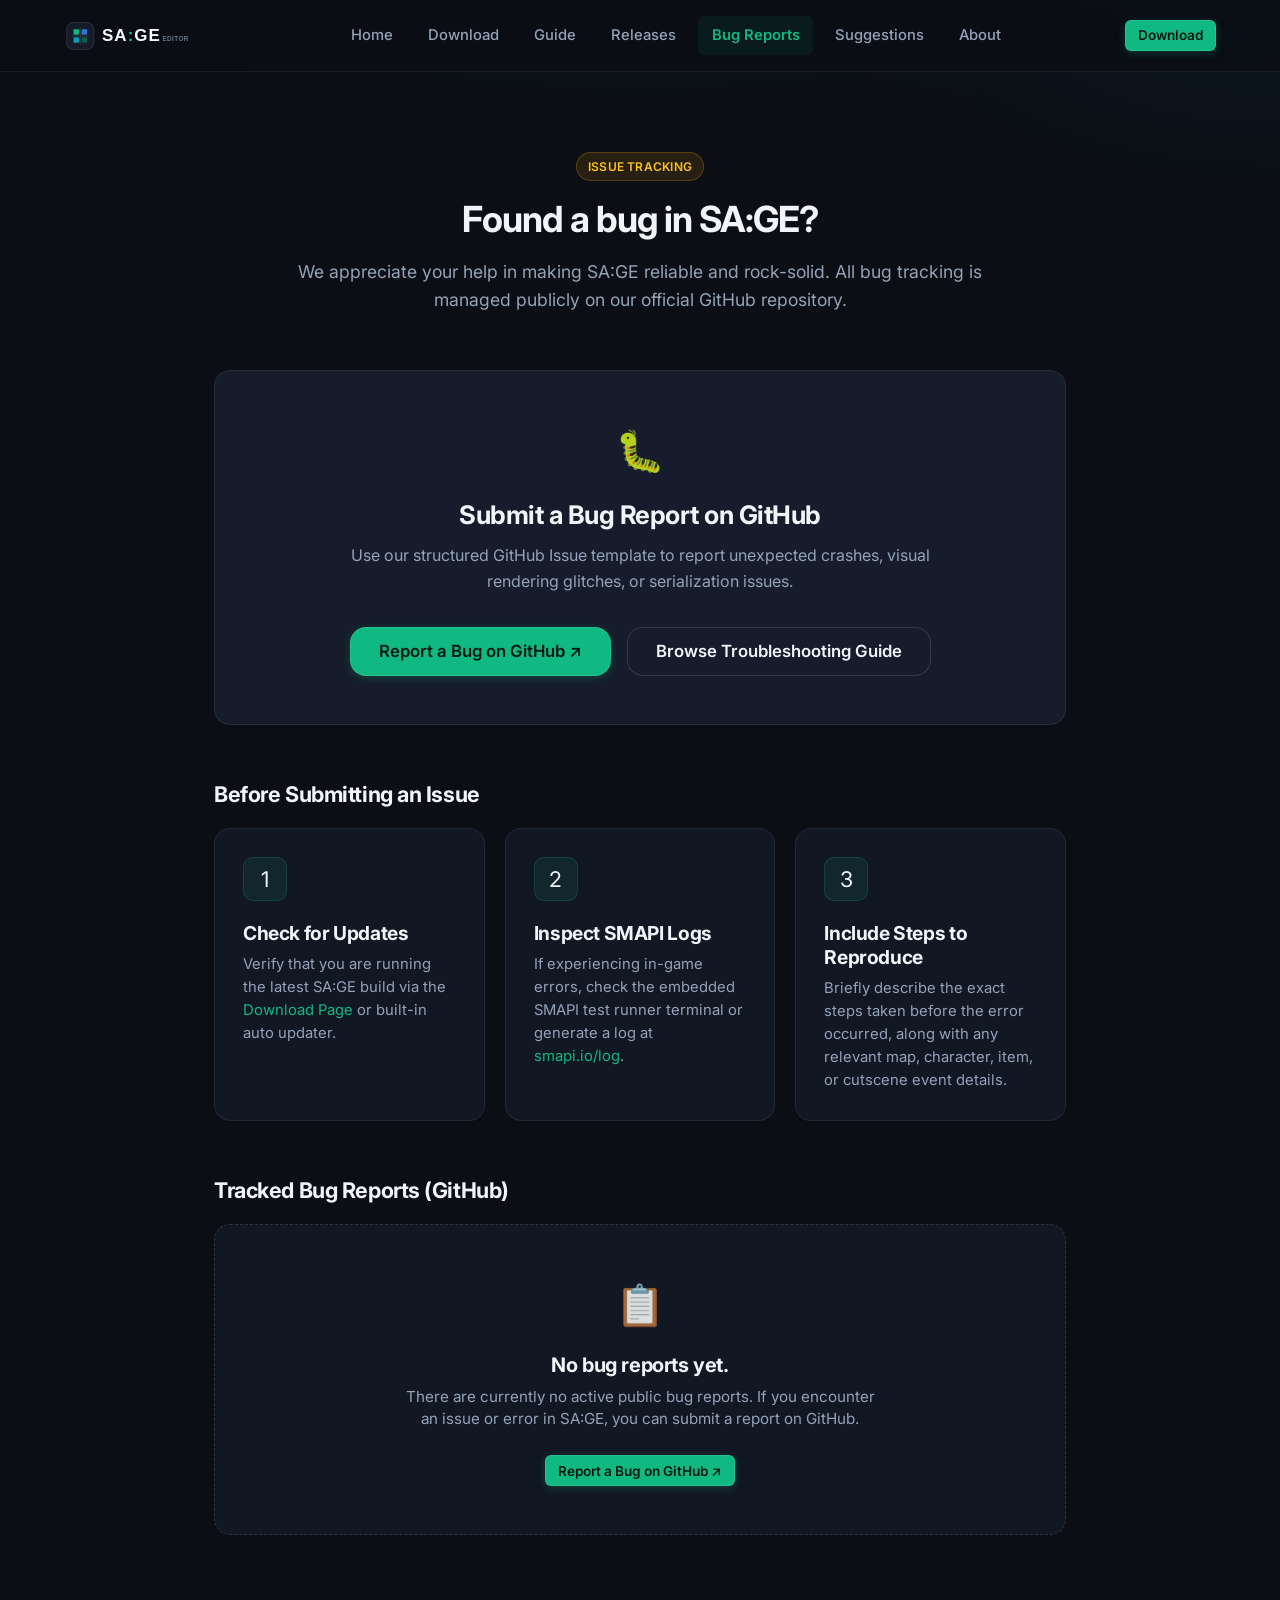
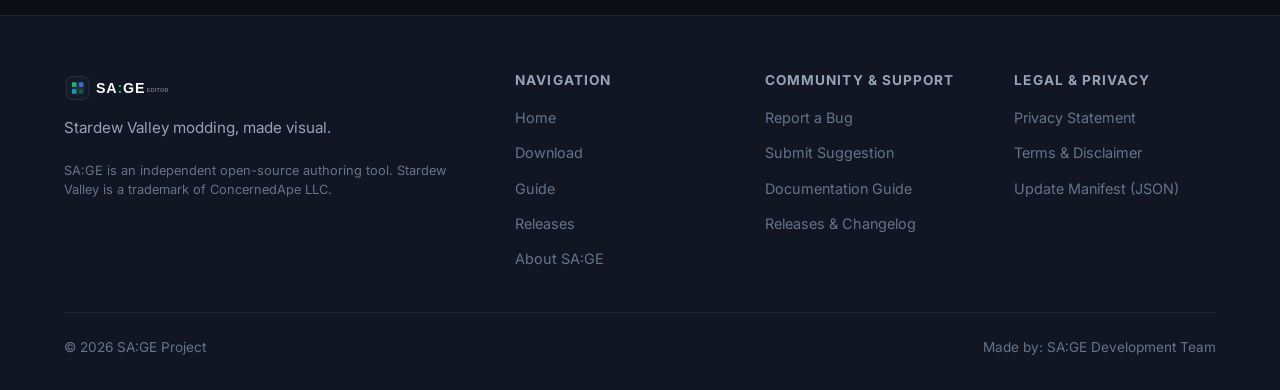
<file: bugs.html>
<!DOCTYPE html>
<html lang="en">
<head>
  <meta charset="UTF-8">
  <meta name="viewport" content="width=device-width, initial-scale=1.0">
  <title>Bug Reports — SA:GE</title>
  
  <!-- Primary SEO & Search Metadata -->
  <meta name="description" content="Report bugs and track issues for SA:GE (Stardew Authoring : Game Editor) via GitHub Issues.">
  <link rel="canonical" href="https://sage-developmentteam.github.io/SA-GE-Website/bugs.html">

  <!-- Open Graph / Facebook / LinkedIn Social Preview -->
  <meta property="og:site_name" content="SA:GE — Stardew Authoring : Game Editor">
  <meta property="og:type" content="website">
  <meta property="og:url" content="https://sage-developmentteam.github.io/SA-GE-Website/bugs.html">
  <meta property="og:title" content="Bug Reports — SA:GE">
  <meta property="og:description" content="Found an issue in SA:GE? Submit bug reports and follow resolution progress on GitHub.">
  <meta property="og:image" content="https://sage-developmentteam.github.io/SA-GE-Website/assets/images/sage-social-preview.png">
  <meta property="og:image:width" content="1200">
  <meta property="og:image:height" content="1200">

  <!-- Twitter / X Card Preview -->
  <meta name="twitter:card" content="summary_large_image">
  <meta name="twitter:title" content="Bug Reports — SA:GE">
  <meta name="twitter:description" content="Found an issue in SA:GE? Submit bug reports and follow resolution progress on GitHub.">
  <meta name="twitter:image" content="https://sage-developmentteam.github.io/SA-GE-Website/assets/images/sage-social-preview.png">

  <!-- Favicon & Icons -->
  <link rel="icon" type="image/x-icon" href="assets/logo/favicon.ico">
  <link rel="icon" type="image/png" sizes="32x32" href="assets/logo/favicon-32x32.png">
  <link rel="icon" type="image/png" sizes="16x16" href="assets/logo/favicon-16x16.png">
  <link rel="icon" type="image/svg+xml" href="assets/logo/favicon.svg">
  <link rel="apple-touch-icon" sizes="180x180" href="assets/logo/apple-touch-icon.png">

  <!-- Google Fonts: Inter -->
  <link rel="preconnect" href="https://fonts.googleapis.com">
  <link rel="preconnect" href="https://fonts.gstatic.com" crossorigin>
  <link href="https://fonts.googleapis.com/css2?family=Inter:wght@300;400;500;600;700;800&amp;display=swap" rel="stylesheet">

  <link rel="stylesheet" href="css/main.css">
  <link rel="stylesheet" href="css/components.css">
</head>
<body>

  <!-- Site Navigation Bar -->
  <header class="site-header">
    <div class="container header-inner">
      <a href="index.html" class="brand-link" aria-label="SA:GE Home">
        <img src="assets/logo/sage-logo.svg" alt="SA:GE" class="brand-logo-img">
      </a>

      <nav class="nav-desktop" aria-label="Primary Navigation">
        <a href="index.html" class="nav-link">Home</a>
        <a href="download.html" class="nav-link">Download</a>
        <a href="guide.html" class="nav-link">Guide</a>
        <a href="releases.html" class="nav-link">Releases</a>
        <a href="bugs.html" class="nav-link active">Bug Reports</a>
        <a href="suggestions.html" class="nav-link">Suggestions</a>
        <a href="about.html" class="nav-link">About</a>
      </nav>

      <div class="header-actions">
        <a href="download.html" class="btn btn-primary btn-sm">Download</a>
        <button class="mobile-menu-btn" aria-label="Toggle Navigation Menu" aria-expanded="false">☰</button>
      </div>
    </div>

    <div class="mobile-drawer" aria-label="Mobile Navigation">
      <a href="index.html" class="nav-link">Home</a>
      <a href="download.html" class="nav-link">Download</a>
      <a href="guide.html" class="nav-link">Guide</a>
      <a href="releases.html" class="nav-link">Releases</a>
      <a href="bugs.html" class="nav-link active">Bug Reports</a>
      <a href="suggestions.html" class="nav-link">Suggestions</a>
      <a href="about.html" class="nav-link">About</a>
    </div>
  </header>

  <main>
    <section class="section">
      <div class="container" style="max-width: 900px;">
        <div class="section-header">
          <span class="badge badge-amber">Issue Tracking</span>
          <h2>Found a bug in SA:GE?</h2>
          <p>
            We appreciate your help in making SA:GE reliable and rock-solid. All bug tracking is managed publicly on our official GitHub repository.
          </p>
        </div>

        <!-- Primary Bug Report Action Card -->
        <div class="release-card" style="text-align: center; padding: 3rem 2rem; margin-bottom: 3.5rem; background: var(--bg-surface-elevated);">
          <div style="font-size: 2.5rem; margin-bottom: 1rem;">🐛</div>
          <h3 style="font-size: 1.6rem; margin-bottom: 0.75rem;">Submit a Bug Report on GitHub</h3>
          <p style="max-width: 600px; margin: 0 auto 2rem; font-size: 1rem; color: var(--text-muted);">
            Use our structured GitHub Issue template to report unexpected crashes, visual rendering glitches, or serialization issues.
          </p>
          <div style="display: flex; justify-content: center; gap: 1rem; flex-wrap: wrap;">
            <a href="#" data-config-link="github.bugReportUrl" target="_blank" rel="noopener noreferrer" class="btn btn-primary btn-lg">
              Report a Bug on GitHub ↗
            </a>
            <a href="guide.html#troubleshooting-faq/troubleshooting" class="btn btn-secondary btn-lg">
              Browse Troubleshooting Guide
            </a>
          </div>
        </div>

        <!-- Tips for a Great Bug Report -->
        <div style="margin-bottom: 3.5rem;">
          <h3 style="font-size: 1.35rem; margin-bottom: 1.25rem;">Before Submitting an Issue</h3>
          <div style="display: grid; grid-template-columns: repeat(auto-fit, minmax(260px, 1fr)); gap: 1.25rem;">
            <div class="feature-card">
              <div class="feature-icon-box">1</div>
              <h3>Check for Updates</h3>
              <p>Verify that you are running the latest SA:GE build via the <a href="download.html">Download Page</a> or built-in auto updater.</p>
            </div>
            <div class="feature-card">
              <div class="feature-icon-box">2</div>
              <h3>Inspect SMAPI Logs</h3>
              <p>If experiencing in-game errors, check the embedded SMAPI test runner terminal or generate a log at <a href="https://smapi.io/log" target="_blank" rel="noopener noreferrer">smapi.io/log</a>.</p>
            </div>
            <div class="feature-card">
              <div class="feature-icon-box">3</div>
              <h3>Include Steps to Reproduce</h3>
              <p>Briefly describe the exact steps taken before the error occurred, along with any relevant map, character, item, or cutscene event details.</p>
            </div>
          </div>
        </div>

        <!-- Recent Bug Reports List Preview -->
        <div>
          <div style="margin-bottom: 1.25rem;">
            <h3 style="font-size: 1.35rem;">Tracked Bug Reports (GitHub)</h3>
          </div>

          <div id="bugs-issue-list" class="issues-list">
            <!-- Dynamically populated from GitHub Public API by js/issues.js -->
          </div>
        </div>
      </div>
    </section>
  </main>

  <!-- Site Footer -->
  <footer class="site-footer">
    <div class="container">
      <div class="footer-grid">
        <div class="footer-brand">
          <img src="assets/logo/sage-logo.svg" alt="SA:GE" class="footer-logo">
          <div class="footer-tagline">Stardew Valley modding, made visual.</div>
          <p class="footer-disclaimer-short">
            SA:GE is an independent open-source authoring tool. Stardew Valley is a trademark of ConcernedApe LLC.
          </p>
        </div>

        <div class="footer-col">
          <h4>Navigation</h4>
          <ul class="footer-links">
            <li><a href="index.html">Home</a></li>
            <li><a href="download.html">Download</a></li>
            <li><a href="guide.html">Guide</a></li>
            <li><a href="releases.html">Releases</a></li>
            <li><a href="about.html">About SA:GE</a></li>
          </ul>
        </div>

        <div class="footer-col">
          <h4>Community & Support</h4>
          <ul class="footer-links">
            <li><a href="bugs.html">Report a Bug</a></li>
            <li><a href="suggestions.html">Submit Suggestion</a></li>
            <li><a href="guide.html">Documentation Guide</a></li>
            <li><a href="releases.html">Releases & Changelog</a></li>
          </ul>
        </div>

        <div class="footer-col">
          <h4>Legal & Privacy</h4>
          <ul class="footer-links">
            <li><a href="privacy.html">Privacy Statement</a></li>
            <li><a href="terms.html">Terms & Disclaimer</a></li>
            <li><a href="update/manifest.json" target="_blank">Update Manifest (JSON)</a></li>
          </ul>
        </div>
      </div>

      <div class="footer-bottom">
        <div>&copy; <span data-config-text="brand.copyrightYear">2026</span> SA:GE Project</div>
        <div>Made by: SA:GE Development Team</div>
      </div>
    </div>
  </footer>

  <script src="js/config.js?v=5.1.0"></script>
  <script src="js/main.js?v=5.1.0"></script>
  <script src="js/issues.js?v=5.1.0"></script>
</body>
</html>
</file>
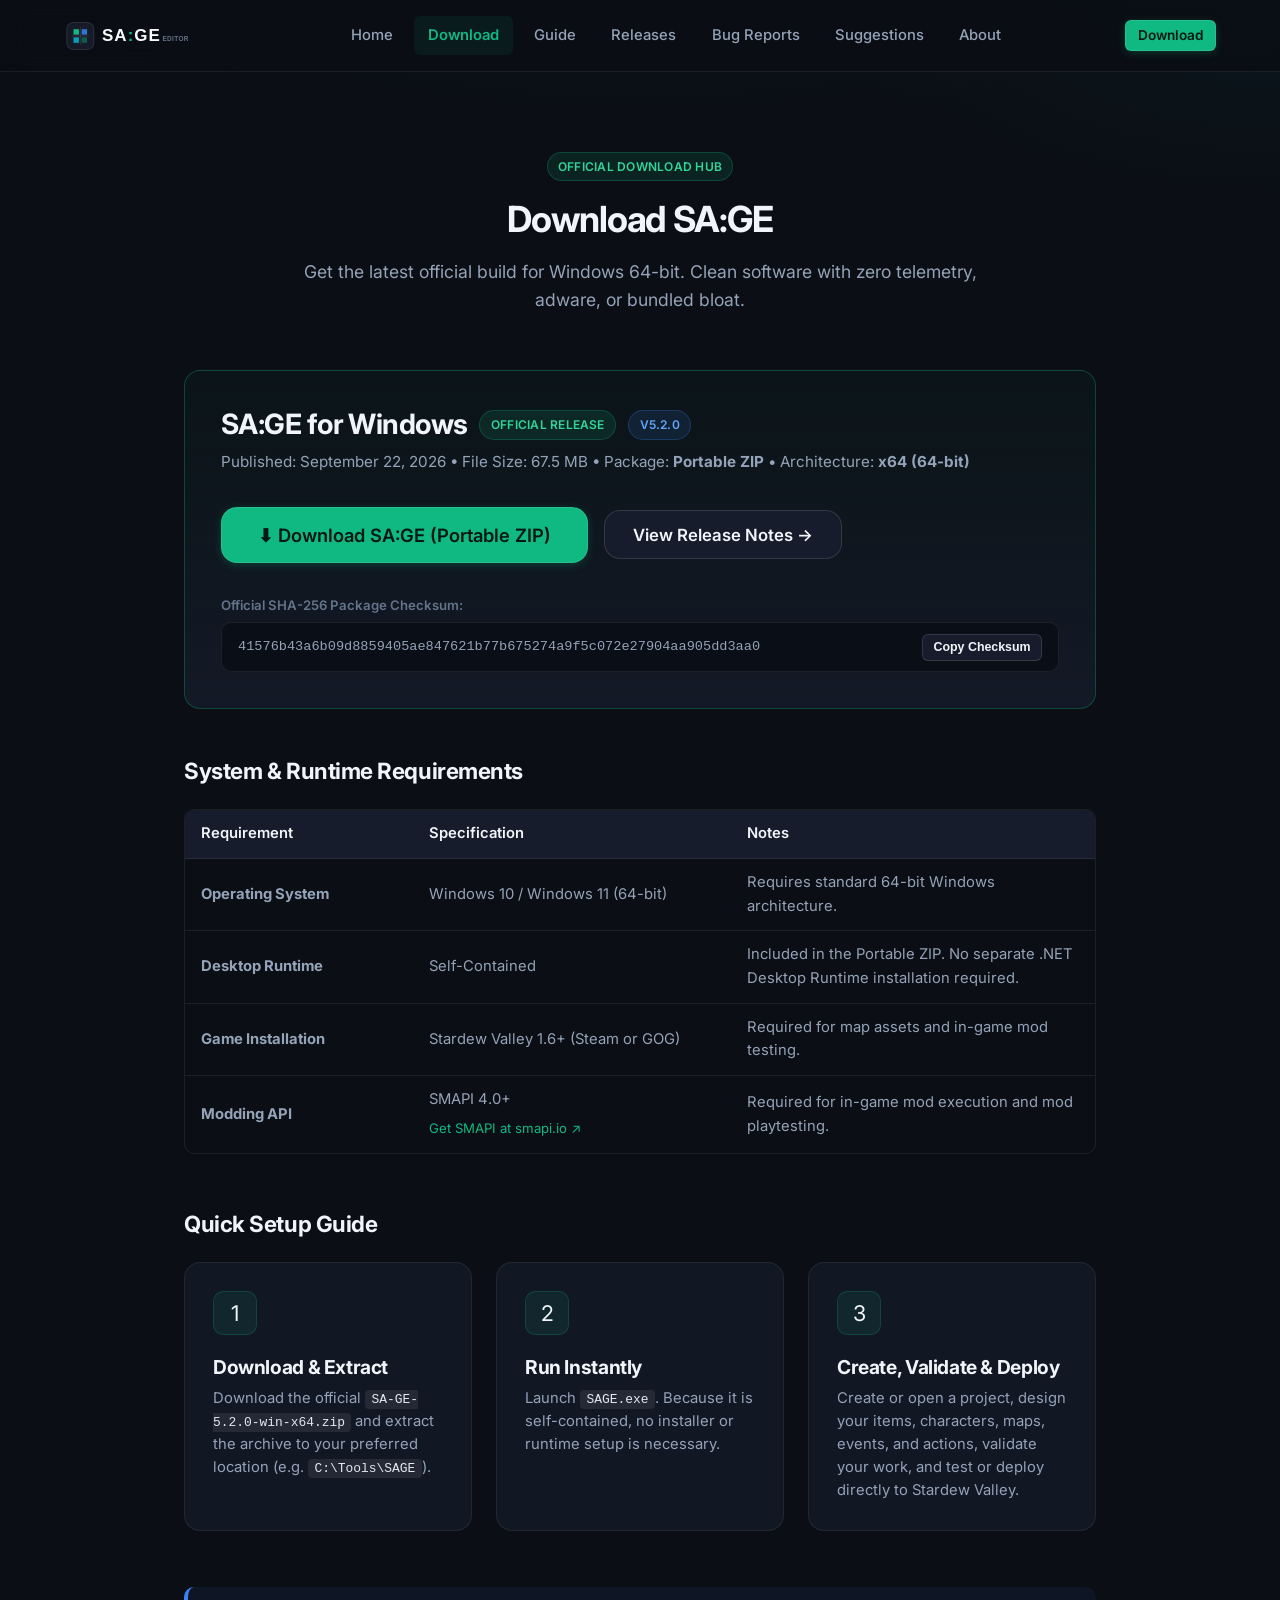
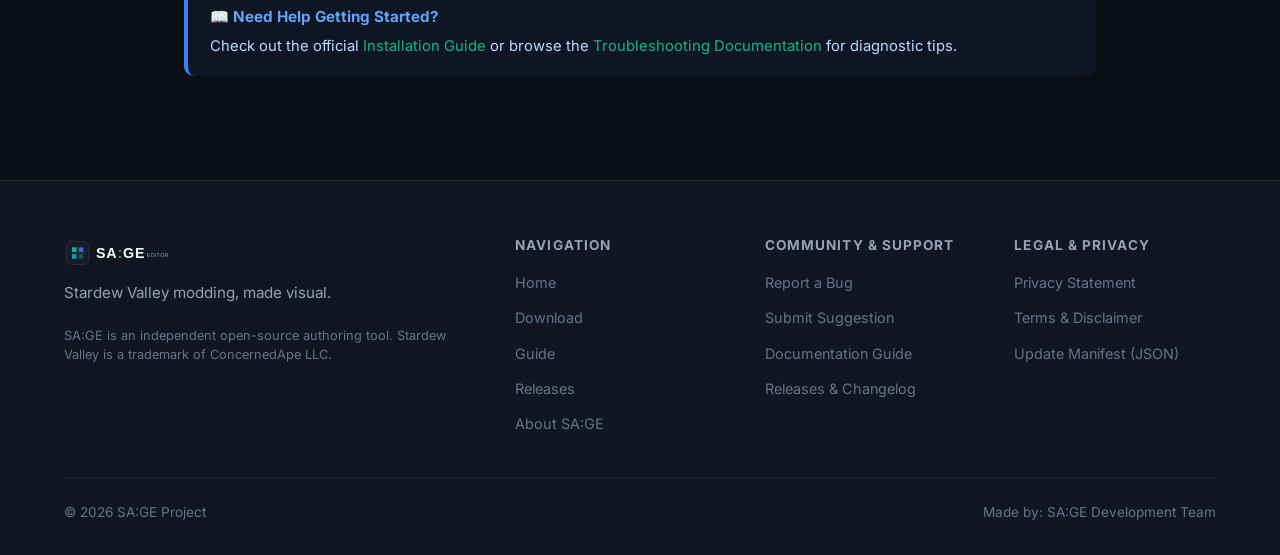
<file: download.html>
<!DOCTYPE html>
<html lang="en">
<head>
  <meta charset="UTF-8">
  <meta name="viewport" content="width=device-width, initial-scale=1.0">
  <title>Download SA:GE — Official Stardew Valley Map Editor</title>
  
  <!-- Primary SEO & Search Metadata -->
  <meta name="description" content="Download the latest official release of SA:GE (Stardew Authoring : Game Editor) for Windows 64-bit.">
  <link rel="canonical" href="https://sage-developmentteam.github.io/SA-GE-Website/download.html">

  <!-- Open Graph / Facebook / LinkedIn Social Preview -->
  <meta property="og:site_name" content="SA:GE — Stardew Authoring : Game Editor">
  <meta property="og:type" content="website">
  <meta property="og:url" content="https://sage-developmentteam.github.io/SA-GE-Website/download.html">
  <meta property="og:title" content="Download SA:GE — Official Stardew Valley Map Editor">
  <meta property="og:description" content="Download SA:GE for Windows 64-bit. Stardew Valley modding, made visual.">
  <meta property="og:image" content="https://sage-developmentteam.github.io/SA-GE-Website/assets/images/sage-social-preview.png">
  <meta property="og:image:width" content="1200">
  <meta property="og:image:height" content="1200">
  <meta property="og:image:alt" content="SA:GE Download Hub & Logo">

  <!-- Twitter / X Card Preview -->
  <meta name="twitter:card" content="summary_large_image">
  <meta name="twitter:title" content="Download SA:GE — Official Stardew Valley Map Editor">
  <meta name="twitter:description" content="Download SA:GE for Windows 64-bit. Stardew Valley modding, made visual.">
  <meta name="twitter:image" content="https://sage-developmentteam.github.io/SA-GE-Website/assets/images/sage-social-preview.png">

  <!-- Favicon & Icons -->
  <link rel="icon" type="image/x-icon" href="assets/logo/favicon.ico">
  <link rel="icon" type="image/png" sizes="32x32" href="assets/logo/favicon-32x32.png">
  <link rel="icon" type="image/png" sizes="16x16" href="assets/logo/favicon-16x16.png">
  <link rel="icon" type="image/svg+xml" href="assets/logo/favicon.svg">
  <link rel="apple-touch-icon" sizes="180x180" href="assets/logo/apple-touch-icon.png">

  <!-- Structured Data (JSON-LD) -->
  <script type="application/ld+json">
  {
    "@context": "https://schema.org",
    "@type": "SoftwareApplication",
    "name": "SA:GE",
    "alternateName": "Stardew Authoring : Game Editor",
    "operatingSystem": "Windows 10, Windows 11 (64-bit)",
    "applicationCategory": "DeveloperApplication",
    "softwareVersion": "5.1.0",
    "url": "https://sage-developmentteam.github.io/SA-GE-Website/download.html",
    "image": "https://sage-developmentteam.github.io/SA-GE-Website/assets/images/sage-social-preview.png",
    "downloadUrl": "https://github.com/SAGE-DevelopmentTeam/SA-GE-Releases/releases/download/v5.1.0/SA-GE-5.1.0-win-x64.zip",
    "author": {
      "@type": "Organization",
      "name": "SA:GE Development Team",
      "url": "https://github.com/SAGE-DevelopmentTeam"
    }
  }
  </script>

  <!-- Google Fonts: Inter -->
  <link rel="preconnect" href="https://fonts.googleapis.com">
  <link rel="preconnect" href="https://fonts.gstatic.com" crossorigin>
  <link href="https://fonts.googleapis.com/css2?family=Inter:wght@300;400;500;600;700;800&amp;display=swap" rel="stylesheet">

  <link rel="stylesheet" href="css/main.css">
  <link rel="stylesheet" href="css/components.css">
</head>
<body>

  <!-- Site Navigation Bar -->
  <header class="site-header">
    <div class="container header-inner">
      <a href="index.html" class="brand-link" aria-label="SA:GE Home">
        <img src="assets/logo/sage-logo.svg" alt="SA:GE" class="brand-logo-img">
      </a>

      <nav class="nav-desktop" aria-label="Primary Navigation">
        <a href="index.html" class="nav-link">Home</a>
        <a href="download.html" class="nav-link active">Download</a>
        <a href="guide.html" class="nav-link">Guide</a>
        <a href="releases.html" class="nav-link">Releases</a>
        <a href="bugs.html" class="nav-link">Bug Reports</a>
        <a href="suggestions.html" class="nav-link">Suggestions</a>
        <a href="about.html" class="nav-link">About</a>
      </nav>

      <div class="header-actions">
        <a href="download.html" class="btn btn-primary btn-sm">Download</a>
        <button class="mobile-menu-btn" aria-label="Toggle Navigation Menu" aria-expanded="false">☰</button>
      </div>
    </div>

    <div class="mobile-drawer" aria-label="Mobile Navigation">
      <a href="index.html" class="nav-link">Home</a>
      <a href="download.html" class="nav-link active">Download</a>
      <a href="guide.html" class="nav-link">Guide</a>
      <a href="releases.html" class="nav-link">Releases</a>
      <a href="bugs.html" class="nav-link">Bug Reports</a>
      <a href="suggestions.html" class="nav-link">Suggestions</a>
      <a href="about.html" class="nav-link">About</a>
    </div>
  </header>

  <main>
    <section class="section">
      <div class="container" style="max-width: 960px;">
        <div class="section-header">
          <span class="badge badge-emerald">Official Download Hub</span>
          <h2>Download SA:GE</h2>
          <p>Get the latest official build for Windows 64-bit. Clean software with zero telemetry, adware, or bundled bloat.</p>
        </div>

        <!-- Main Download Card (Hydrated dynamically from manifest & config) -->
        <div class="release-card latest-release" style="margin-bottom: 3rem;">
          <div class="release-header">
            <div>
              <div style="display: flex; align-items: center; gap: 0.75rem; margin-bottom: 0.5rem; flex-wrap: wrap;">
                <h3 style="font-size: 1.75rem;">SA:GE for Windows</h3>
                <span class="badge badge-emerald">Official Release</span>
                <span class="badge badge-blue" id="dl-version-badge">v5.2.0</span>
              </div>
              <p style="color: var(--text-muted); font-size: 0.95rem; margin: 0;">
                Published: <span id="dl-release-date">September 22, 2026</span> &bull; File Size: <span id="dl-file-size">67.5 MB</span> &bull; Package: <strong>Portable ZIP</strong> &bull; Architecture: <strong>x64 (64-bit)</strong>
              </p>
            </div>
          </div>

          <div style="margin: 2rem 0; display: flex; gap: 1rem; flex-wrap: wrap; align-items: center;">
            <a href="https://github.com/SAGE-DevelopmentTeam/SA-GE-Releases/releases/download/v5.2.0/SA-GE-5.2.0-win-x64.zip" id="dl-primary-btn" class="btn btn-primary btn-lg" style="font-size: 1.15rem; padding: 1rem 2.25rem;">
              ⬇ Download SA:GE (Portable ZIP)
            </a>
            <a href="releases.html" class="btn btn-secondary btn-lg">
              View Release Notes →
            </a>
          </div>

          <!-- SHA-256 Checksum Verification -->
          <div id="dl-sha256-section" style="margin-top: 1.5rem;">
            <div style="font-size: 0.825rem; font-weight: 600; color: var(--text-dim); margin-bottom: 0.4rem;">
              Official SHA-256 Package Checksum:
            </div>
            <div class="copy-box" id="dl-sha256-box">
              <span id="dl-sha256">41576b43a6b09d8859405ae847621b77b675274a9f5c072e27904aa905dd3aa0</span>
              <button class="btn-copy" data-copy-target="dl-sha256">Copy Checksum</button>
            </div>
          </div>
        </div>

        <!-- Accurate System & Runtime Requirements -->
        <div style="margin-bottom: 3.5rem;">
          <h3 style="margin-bottom: 1.25rem; font-size: 1.4rem;">System & Runtime Requirements</h3>
          <div class="data-table-container">
            <table class="data-table">
              <thead>
                <tr>
                  <th style="width: 25%;">Requirement</th>
                  <th style="width: 35%;">Specification</th>
                  <th style="width: 40%;">Notes</th>
                </tr>
              </thead>
              <tbody>
                <tr>
                  <td><strong>Operating System</strong></td>
                  <td>Windows 10 / Windows 11 (64-bit)</td>
                  <td>Requires standard 64-bit Windows architecture.</td>
                </tr>
                <tr>
                  <td><strong>Desktop Runtime</strong></td>
                  <td>Self-Contained</td>
                  <td>Included in the Portable ZIP. No separate .NET Desktop Runtime installation required.</td>
                </tr>
                <tr>
                  <td><strong>Game Installation</strong></td>
                  <td>Stardew Valley 1.6+ (Steam or GOG)</td>
                  <td>Required for map assets and in-game mod testing.</td>
                </tr>
                <tr>
                  <td><strong>Modding API</strong></td>
                  <td>
                    SMAPI 4.0+
                    <div style="margin-top: 0.35rem;">
                      <a href="#" data-config-link="requirements.smapiUrl" target="_blank" rel="noopener noreferrer" style="font-size: 0.825rem;">
                        Get SMAPI at smapi.io ↗
                      </a>
                    </div>
                  </td>
                  <td>Required for in-game mod execution and mod playtesting.</td>
                </tr>
              </tbody>
            </table>
          </div>
        </div>

        <!-- Quick 3-Step Setup Guide -->
        <div style="margin-bottom: 3.5rem;">
          <h3 style="margin-bottom: 1.5rem; font-size: 1.4rem;">Quick Setup Guide</h3>
          <div style="display: grid; grid-template-columns: repeat(auto-fit, minmax(260px, 1fr)); gap: 1.5rem;">
            <div class="feature-card">
              <div class="feature-icon-box">1</div>
              <h3>Download & Extract</h3>
              <p>Download the official <code>SA-GE-5.2.0-win-x64.zip</code> and extract the archive to your preferred location (e.g. <code>C:\Tools\SAGE</code>).</p>
            </div>

            <div class="feature-card">
              <div class="feature-icon-box">2</div>
              <h3>Run Instantly</h3>
              <p>Launch <code>SAGE.exe</code>. Because it is self-contained, no installer or runtime setup is necessary.</p>
            </div>

            <div class="feature-card">
              <div class="feature-icon-box">3</div>
              <h3>Create, Validate &amp; Deploy</h3>
              <p>Create or open a project, design your items, characters, maps, events, and actions, validate your work, and test or deploy directly to Stardew Valley.</p>
            </div>
          </div>
        </div>

        <!-- Need Help & Troubleshooting -->
        <div class="callout callout-note">
          <div class="callout-title">📖 Need Help Getting Started?</div>
          <p>
            Check out the official <a href="guide.html#getting-started/installing-sage">Installation Guide</a> or browse the <a href="guide.html#troubleshooting-faq/troubleshooting">Troubleshooting Documentation</a> for diagnostic tips.
          </p>
        </div>
      </div>
    </section>
  </main>

  <!-- Site Footer -->
  <footer class="site-footer">
    <div class="container">
      <div class="footer-grid">
        <div class="footer-brand">
          <img src="assets/logo/sage-logo.svg" alt="SA:GE" class="footer-logo">
          <div class="footer-tagline">Stardew Valley modding, made visual.</div>
          <p class="footer-disclaimer-short">
            SA:GE is an independent open-source authoring tool. Stardew Valley is a trademark of ConcernedApe LLC.
          </p>
        </div>

        <div class="footer-col">
          <h4>Navigation</h4>
          <ul class="footer-links">
            <li><a href="index.html">Home</a></li>
            <li><a href="download.html">Download</a></li>
            <li><a href="guide.html">Guide</a></li>
            <li><a href="releases.html">Releases</a></li>
            <li><a href="about.html">About SA:GE</a></li>
          </ul>
        </div>

        <div class="footer-col">
          <h4>Community & Support</h4>
          <ul class="footer-links">
            <li><a href="bugs.html">Report a Bug</a></li>
            <li><a href="suggestions.html">Submit Suggestion</a></li>
            <li><a href="guide.html">Documentation Guide</a></li>
            <li><a href="releases.html">Releases & Changelog</a></li>
          </ul>
        </div>

        <div class="footer-col">
          <h4>Legal & Privacy</h4>
          <ul class="footer-links">
            <li><a href="privacy.html">Privacy Statement</a></li>
            <li><a href="terms.html">Terms & Disclaimer</a></li>
            <li><a href="update/manifest.json" target="_blank">Update Manifest (JSON)</a></li>
          </ul>
        </div>
      </div>

      <div class="footer-bottom">
        <div>&copy; <span data-config-text="brand.copyrightYear">2026</span> SA:GE Project</div>
        <div>Made by: SA:GE Development Team</div>
      </div>
    </div>
  </footer>

  <script src="js/config.js?v=5.1.0"></script>
  <script src="js/main.js?v=5.1.0"></script>
  <script src="js/releases.js?v=5.1.0"></script>
</body>
</html>
</file>
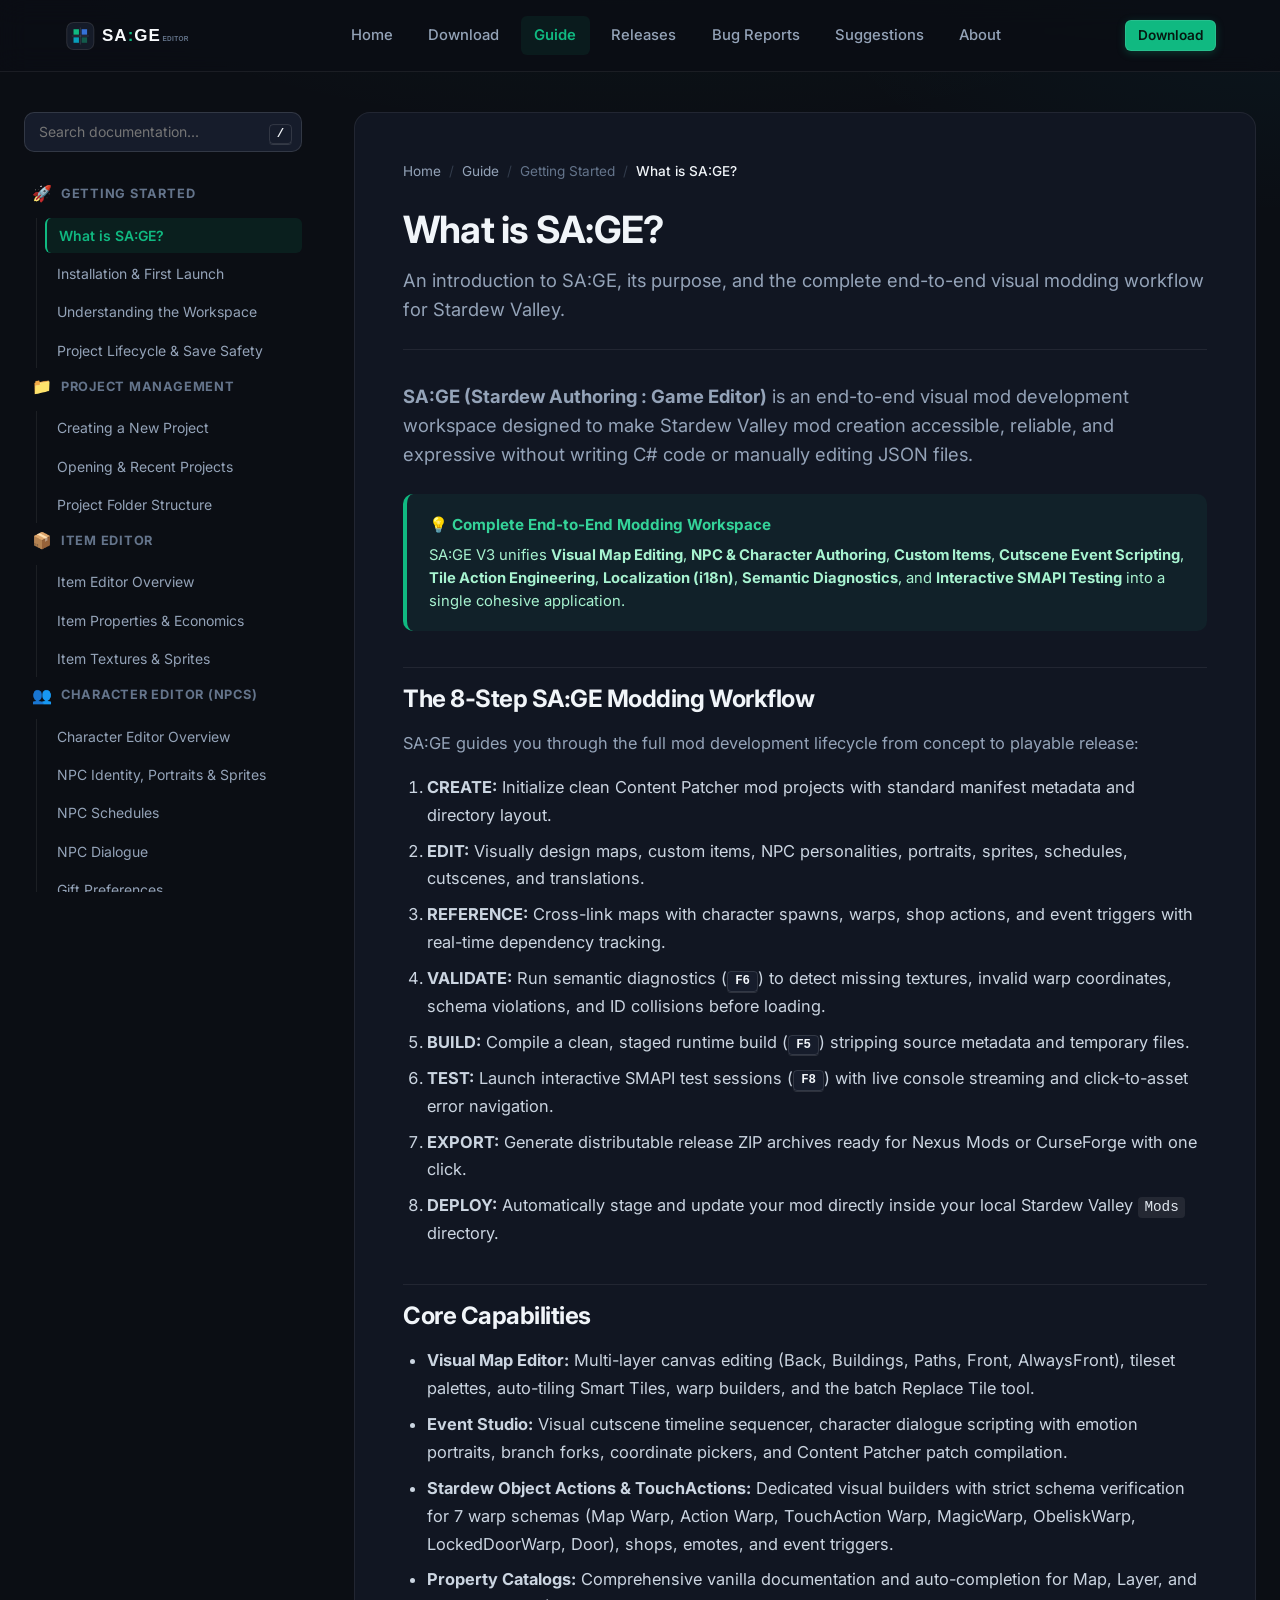
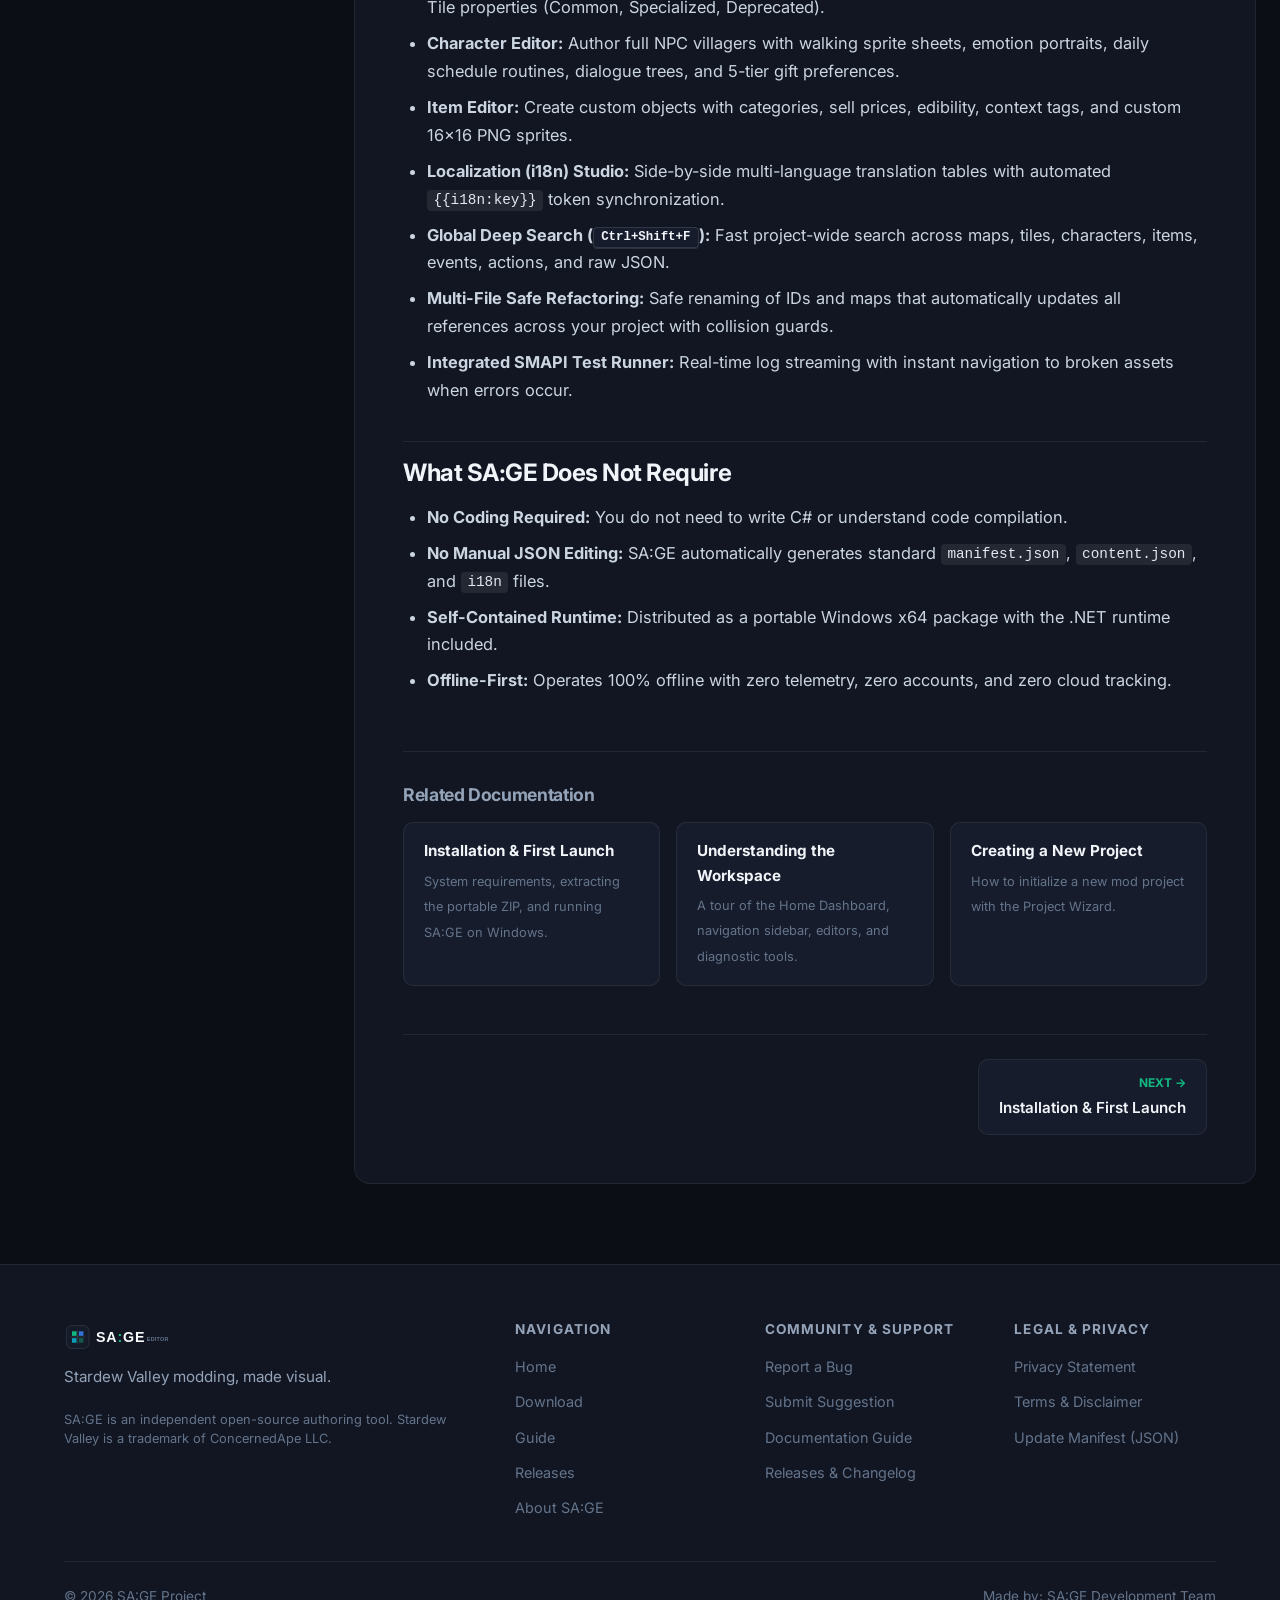
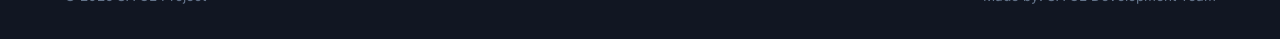
<file: guide.html>
<!DOCTYPE html>
<html lang="en">
<head>
  <meta charset="UTF-8">
  <meta name="viewport" content="width=device-width, initial-scale=1.0">
  <title>Guide & Documentation — SA:GE</title>
  
  <!-- Primary SEO & Search Metadata -->
  <meta name="description" content="Official documentation, tutorials, and technical reference for SA:GE (Stardew Authoring : Game Editor).">
  <link rel="canonical" href="https://sage-developmentteam.github.io/SA-GE-Website/guide.html">

  <!-- Open Graph / Facebook / LinkedIn Social Preview -->
  <meta property="og:site_name" content="SA:GE — Stardew Authoring : Game Editor">
  <meta property="og:type" content="website">
  <meta property="og:url" content="https://sage-developmentteam.github.io/SA-GE-Website/guide.html">
  <meta property="og:title" content="Guide & Documentation — SA:GE">
  <meta property="og:description" content="Learn how to build Stardew Valley maps, configure warps, place NPC spawns, and test mods with SA:GE.">
  <meta property="og:image" content="https://sage-developmentteam.github.io/SA-GE-Website/assets/images/sage-social-preview.png">
  <meta property="og:image:width" content="1200">
  <meta property="og:image:height" content="1200">

  <!-- Twitter / X Card Preview -->
  <meta name="twitter:card" content="summary_large_image">
  <meta name="twitter:title" content="Guide & Documentation — SA:GE">
  <meta name="twitter:description" content="Learn how to build Stardew Valley maps, configure warps, place NPC spawns, and test mods with SA:GE.">
  <meta name="twitter:image" content="https://sage-developmentteam.github.io/SA-GE-Website/assets/images/sage-social-preview.png">

  <!-- Favicon & Icons -->
  <link rel="icon" type="image/x-icon" href="assets/logo/favicon.ico">
  <link rel="icon" type="image/png" sizes="32x32" href="assets/logo/favicon-32x32.png">
  <link rel="icon" type="image/png" sizes="16x16" href="assets/logo/favicon-16x16.png">
  <link rel="icon" type="image/svg+xml" href="assets/logo/favicon.svg">
  <link rel="apple-touch-icon" sizes="180x180" href="assets/logo/apple-touch-icon.png">

  <!-- Google Fonts: Inter -->
  <link rel="preconnect" href="https://fonts.googleapis.com">
  <link rel="preconnect" href="https://fonts.gstatic.com" crossorigin>
  <link href="https://fonts.googleapis.com/css2?family=Inter:wght@300;400;500;600;700;800&amp;display=swap" rel="stylesheet">

  <link rel="stylesheet" href="css/main.css">
  <link rel="stylesheet" href="css/components.css">
  <link rel="stylesheet" href="css/guide.css">
</head>
<body>

  <!-- Site Navigation Bar -->
  <header class="site-header">
    <div class="container header-inner">
      <a href="index.html" class="brand-link" aria-label="SA:GE Home">
        <img src="assets/logo/sage-logo.svg" alt="SA:GE" class="brand-logo-img">
      </a>

      <nav class="nav-desktop" aria-label="Primary Navigation">
        <a href="index.html" class="nav-link">Home</a>
        <a href="download.html" class="nav-link">Download</a>
        <a href="guide.html" class="nav-link active">Guide</a>
        <a href="releases.html" class="nav-link">Releases</a>
        <a href="bugs.html" class="nav-link">Bug Reports</a>
        <a href="suggestions.html" class="nav-link">Suggestions</a>
        <a href="about.html" class="nav-link">About</a>
      </nav>

      <div class="header-actions">
        <a href="download.html" class="btn btn-primary btn-sm">Download</a>
        <button class="mobile-menu-btn" aria-label="Toggle Navigation Menu" aria-expanded="false">☰</button>
      </div>
    </div>

    <div class="mobile-drawer" aria-label="Mobile Navigation">
      <a href="index.html" class="nav-link">Home</a>
      <a href="download.html" class="nav-link">Download</a>
      <a href="guide.html" class="nav-link active">Guide</a>
      <a href="releases.html" class="nav-link">Releases</a>
      <a href="bugs.html" class="nav-link">Bug Reports</a>
      <a href="suggestions.html" class="nav-link">Suggestions</a>
      <a href="about.html" class="nav-link">About</a>
    </div>
  </header>

  <main>
    <div class="container-wide">
      <!-- Mobile Bar for Small Screens -->
      <div class="guide-mobile-bar">
        <button id="guide-mobile-toggle" class="btn btn-secondary btn-sm">
          📖 Browse Topics
        </button>
      </div>

      <div class="guide-layout">
        <!-- Sidebar Navigation & Search -->
        <aside class="guide-sidebar" aria-label="Documentation Navigation">
          <div class="guide-search-wrapper">
            <input 
              type="search" 
              id="guide-search-input" 
              class="guide-search-input" 
              placeholder="Search documentation..."
              aria-label="Search documentation"
              autocomplete="off"
            >
            <div class="guide-search-shortcut">
              <kbd>/</kbd>
            </div>
            <!-- Search Results Dropdown -->
            <div id="guide-search-results" class="guide-search-results"></div>
          </div>

          <!-- Category Sections rendered by guide.js -->
          <nav id="guide-sidebar-nav" aria-label="Guide Topics"></nav>
        </aside>

        <!-- Main Article Container -->
        <article class="guide-content-area" id="guide-article-container">
          <!-- Populated dynamically via hash router in guide.js -->
          <div style="padding: 2rem 0; color: var(--text-muted); text-align: center;">
            Loading documentation...
          </div>
        </article>
      </div>
    </div>
  </main>

  <!-- Site Footer -->
  <footer class="site-footer">
    <div class="container">
      <div class="footer-grid">
        <div class="footer-brand">
          <img src="assets/logo/sage-logo.svg" alt="SA:GE" class="footer-logo">
          <div class="footer-tagline">Stardew Valley modding, made visual.</div>
          <p class="footer-disclaimer-short">
            SA:GE is an independent open-source authoring tool. Stardew Valley is a trademark of ConcernedApe LLC.
          </p>
        </div>

        <div class="footer-col">
          <h4>Navigation</h4>
          <ul class="footer-links">
            <li><a href="index.html">Home</a></li>
            <li><a href="download.html">Download</a></li>
            <li><a href="guide.html">Guide</a></li>
            <li><a href="releases.html">Releases</a></li>
            <li><a href="about.html">About SA:GE</a></li>
          </ul>
        </div>

        <div class="footer-col">
          <h4>Community & Support</h4>
          <ul class="footer-links">
            <li><a href="bugs.html">Report a Bug</a></li>
            <li><a href="suggestions.html">Submit Suggestion</a></li>
            <li><a href="guide.html">Documentation Guide</a></li>
            <li><a href="releases.html">Releases & Changelog</a></li>
          </ul>
        </div>

        <div class="footer-col">
          <h4>Legal & Privacy</h4>
          <ul class="footer-links">
            <li><a href="privacy.html">Privacy Statement</a></li>
            <li><a href="terms.html">Terms & Disclaimer</a></li>
            <li><a href="update/manifest.json" target="_blank">Update Manifest (JSON)</a></li>
          </ul>
        </div>
      </div>

      <div class="footer-bottom">
        <div>&copy; <span data-config-text="brand.copyrightYear">2026</span> SA:GE Project</div>
        <div>Made by: SA:GE Development Team</div>
      </div>
    </div>
  </footer>

  <!-- Scripts -->
  <script src="js/config.js?v=5.1.0"></script>
  <script src="js/main.js?v=5.1.0"></script>
  <script src="js/guide-data.js?v=5.1.0"></script>
  <script src="js/guide.js?v=5.1.0"></script>
</body>
</html>
</file>
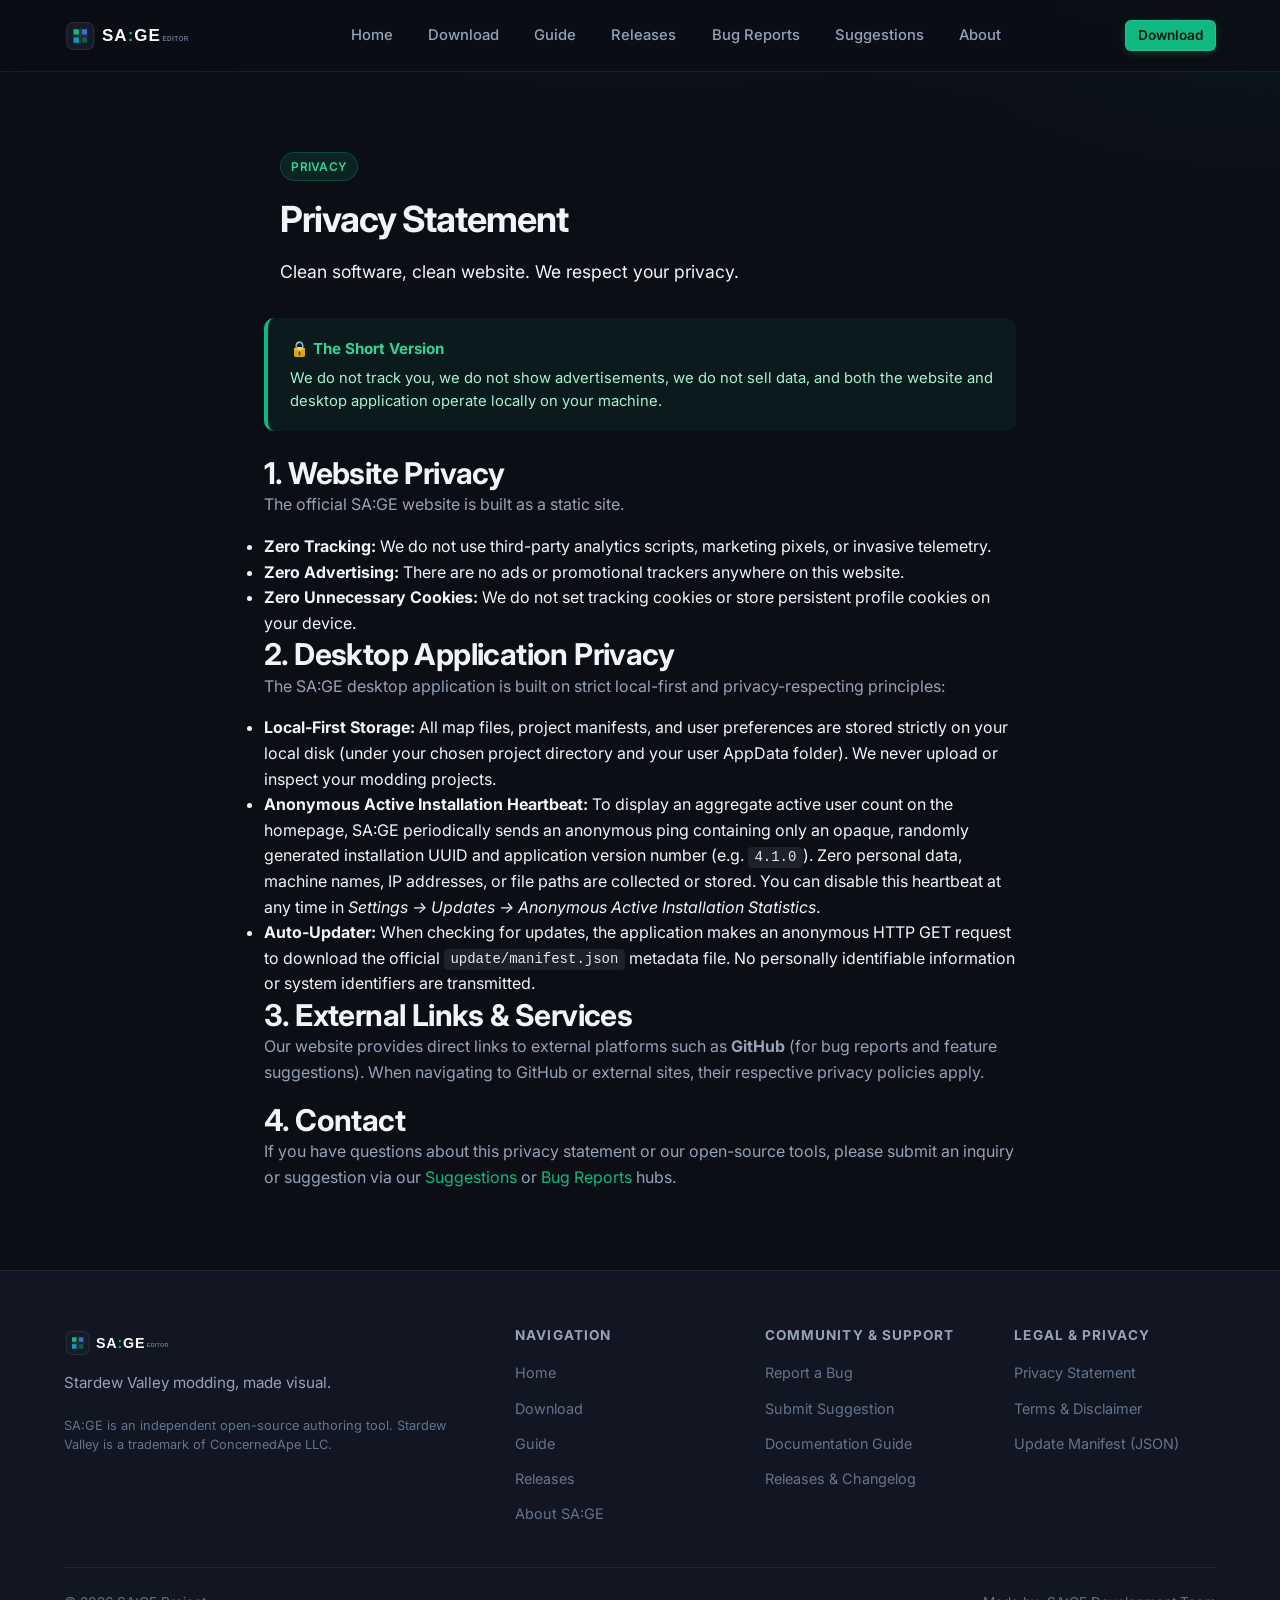
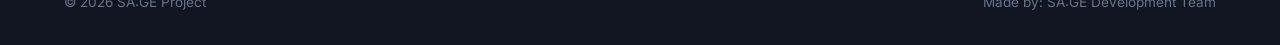
<file: privacy.html>
<!DOCTYPE html>
<html lang="en">
<head>
  <meta charset="UTF-8">
  <meta name="viewport" content="width=device-width, initial-scale=1.0">
  <title>Privacy Statement — SA:GE</title>
  
  <!-- Primary SEO & Search Metadata -->
  <meta name="description" content="Privacy Statement for the SA:GE website and desktop application.">
  <link rel="canonical" href="https://sage-developmentteam.github.io/SA-GE-Website/privacy.html">

  <!-- Open Graph / Facebook / LinkedIn Social Preview -->
  <meta property="og:site_name" content="SA:GE — Stardew Authoring : Game Editor">
  <meta property="og:type" content="website">
  <meta property="og:url" content="https://sage-developmentteam.github.io/SA-GE-Website/privacy.html">
  <meta property="og:title" content="Privacy Statement — SA:GE">
  <meta property="og:description" content="Privacy Statement for the SA:GE website and desktop application.">
  <meta property="og:image" content="https://sage-developmentteam.github.io/SA-GE-Website/assets/images/sage-social-preview.png">
  <meta property="og:image:width" content="1200">
  <meta property="og:image:height" content="1200">

  <!-- Twitter / X Card Preview -->
  <meta name="twitter:card" content="summary_large_image">
  <meta name="twitter:title" content="Privacy Statement — SA:GE">
  <meta name="twitter:description" content="Privacy Statement for the SA:GE website and desktop application.">
  <meta name="twitter:image" content="https://sage-developmentteam.github.io/SA-GE-Website/assets/images/sage-social-preview.png">

  <!-- Favicon & Icons -->
  <link rel="icon" type="image/x-icon" href="assets/logo/favicon.ico">
  <link rel="icon" type="image/png" sizes="32x32" href="assets/logo/favicon-32x32.png">
  <link rel="icon" type="image/png" sizes="16x16" href="assets/logo/favicon-16x16.png">
  <link rel="icon" type="image/svg+xml" href="assets/logo/favicon.svg">
  <link rel="apple-touch-icon" sizes="180x180" href="assets/logo/apple-touch-icon.png">

  <!-- Google Fonts: Inter -->
  <link rel="preconnect" href="https://fonts.googleapis.com">
  <link rel="preconnect" href="https://fonts.gstatic.com" crossorigin>
  <link href="https://fonts.googleapis.com/css2?family=Inter:wght@300;400;500;600;700;800&amp;display=swap" rel="stylesheet">

  <link rel="stylesheet" href="css/main.css">
  <link rel="stylesheet" href="css/components.css">
</head>
<body>

  <!-- Site Navigation Bar -->
  <header class="site-header">
    <div class="container header-inner">
      <a href="index.html" class="brand-link" aria-label="SA:GE Home">
        <img src="assets/logo/sage-logo.svg" alt="SA:GE" class="brand-logo-img">
      </a>

      <nav class="nav-desktop" aria-label="Primary Navigation">
        <a href="index.html" class="nav-link">Home</a>
        <a href="download.html" class="nav-link">Download</a>
        <a href="guide.html" class="nav-link">Guide</a>
        <a href="releases.html" class="nav-link">Releases</a>
        <a href="bugs.html" class="nav-link">Bug Reports</a>
        <a href="suggestions.html" class="nav-link">Suggestions</a>
        <a href="about.html" class="nav-link">About</a>
      </nav>

      <div class="header-actions">
        <a href="download.html" class="btn btn-primary btn-sm">Download</a>
        <button class="mobile-menu-btn" aria-label="Toggle Navigation Menu" aria-expanded="false">☰</button>
      </div>
    </div>

    <div class="mobile-drawer" aria-label="Mobile Navigation">
      <a href="index.html" class="nav-link">Home</a>
      <a href="download.html" class="nav-link">Download</a>
      <a href="guide.html" class="nav-link">Guide</a>
      <a href="releases.html" class="nav-link">Releases</a>
      <a href="bugs.html" class="nav-link">Bug Reports</a>
      <a href="suggestions.html" class="nav-link">Suggestions</a>
      <a href="about.html" class="nav-link">About</a>
    </div>
  </header>

  <main>
    <section class="section">
      <div class="container" style="max-width: 800px;">
        <div class="section-header" style="text-align: left; margin-bottom: 2rem;">
          <span class="badge badge-emerald">Privacy</span>
          <h2>Privacy Statement</h2>
          <p style="color: var(--text-main); font-size: 1.1rem;">
            Clean software, clean website. We respect your privacy.
          </p>
        </div>

        <div class="article-body">
          <div class="callout callout-tip">
            <div class="callout-title">🔒 The Short Version</div>
            <p>We do not track you, we do not show advertisements, we do not sell data, and both the website and desktop application operate locally on your machine.</p>
          </div>

          <h2>1. Website Privacy</h2>
          <p>
            The official SA:GE website is built as a static site.
          </p>
          <ul>
            <li><strong>Zero Tracking:</strong> We do not use third-party analytics scripts, marketing pixels, or invasive telemetry.</li>
            <li><strong>Zero Advertising:</strong> There are no ads or promotional trackers anywhere on this website.</li>
            <li><strong>Zero Unnecessary Cookies:</strong> We do not set tracking cookies or store persistent profile cookies on your device.</li>
          </ul>

          <h2>2. Desktop Application Privacy</h2>
          <p>
            The SA:GE desktop application is built on strict local-first and privacy-respecting principles:
          </p>
          <ul>
            <li><strong>Local-First Storage:</strong> All map files, project manifests, and user preferences are stored strictly on your local disk (under your chosen project directory and your user AppData folder). We never upload or inspect your modding projects.</li>
            <li><strong>Anonymous Active Installation Heartbeat:</strong> To display an aggregate active user count on the homepage, SA:GE periodically sends an anonymous ping containing only an opaque, randomly generated installation UUID and application version number (e.g. <code>4.1.0</code>). Zero personal data, machine names, IP addresses, or file paths are collected or stored. You can disable this heartbeat at any time in <em>Settings &rarr; Updates &rarr; Anonymous Active Installation Statistics</em>.</li>
            <li><strong>Auto-Updater:</strong> When checking for updates, the application makes an anonymous HTTP GET request to download the official <code>update/manifest.json</code> metadata file. No personally identifiable information or system identifiers are transmitted.</li>
          </ul>

          <h2>3. External Links & Services</h2>
          <p>
            Our website provides direct links to external platforms such as <strong>GitHub</strong> (for bug reports and feature suggestions). When navigating to GitHub or external sites, their respective privacy policies apply.
          </p>

          <h2>4. Contact</h2>
          <p>
            If you have questions about this privacy statement or our open-source tools, please submit an inquiry or suggestion via our <a href="suggestions.html">Suggestions</a> or <a href="bugs.html">Bug Reports</a> hubs.
          </p>
        </div>
      </div>
    </section>
  </main>

  <!-- Site Footer -->
  <footer class="site-footer">
    <div class="container">
      <div class="footer-grid">
        <div class="footer-brand">
          <img src="assets/logo/sage-logo.svg" alt="SA:GE" class="footer-logo">
          <div class="footer-tagline">Stardew Valley modding, made visual.</div>
          <p class="footer-disclaimer-short">
            SA:GE is an independent open-source authoring tool. Stardew Valley is a trademark of ConcernedApe LLC.
          </p>
        </div>

        <div class="footer-col">
          <h4>Navigation</h4>
          <ul class="footer-links">
            <li><a href="index.html">Home</a></li>
            <li><a href="download.html">Download</a></li>
            <li><a href="guide.html">Guide</a></li>
            <li><a href="releases.html">Releases</a></li>
            <li><a href="about.html">About SA:GE</a></li>
          </ul>
        </div>

        <div class="footer-col">
          <h4>Community & Support</h4>
          <ul class="footer-links">
            <li><a href="bugs.html">Report a Bug</a></li>
            <li><a href="suggestions.html">Submit Suggestion</a></li>
            <li><a href="guide.html">Documentation Guide</a></li>
            <li><a href="releases.html">Releases & Changelog</a></li>
          </ul>
        </div>

        <div class="footer-col">
          <h4>Legal & Privacy</h4>
          <ul class="footer-links">
            <li><a href="privacy.html">Privacy Statement</a></li>
            <li><a href="terms.html">Terms & Disclaimer</a></li>
            <li><a href="update/manifest.json" target="_blank">Update Manifest (JSON)</a></li>
          </ul>
        </div>
      </div>

      <div class="footer-bottom">
        <div>&copy; <span data-config-text="brand.copyrightYear">2026</span> SA:GE Project</div>
        <div>Made by: SA:GE Development Team</div>
      </div>
    </div>
  </footer>

  <script src="js/config.js?v=5.1.0"></script>
  <script src="js/main.js?v=5.1.0"></script>
</body>
</html>
</file>
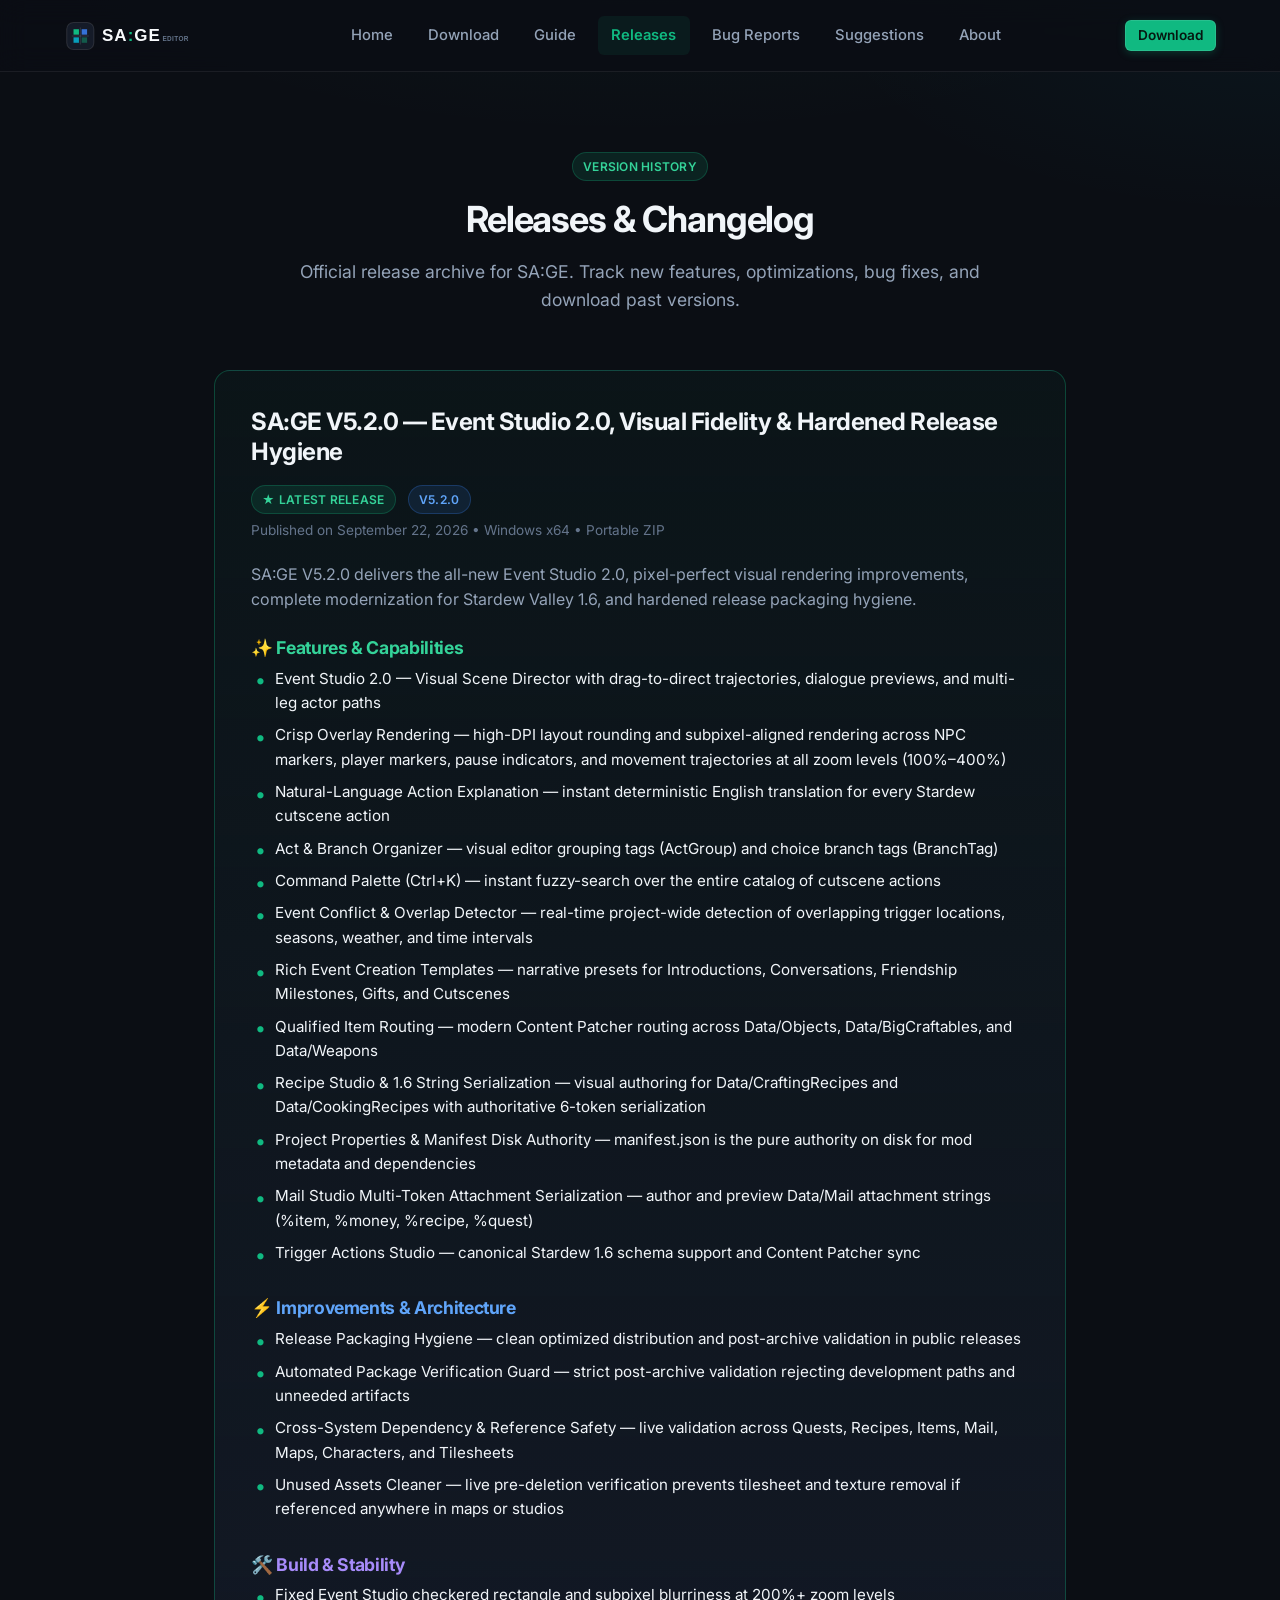
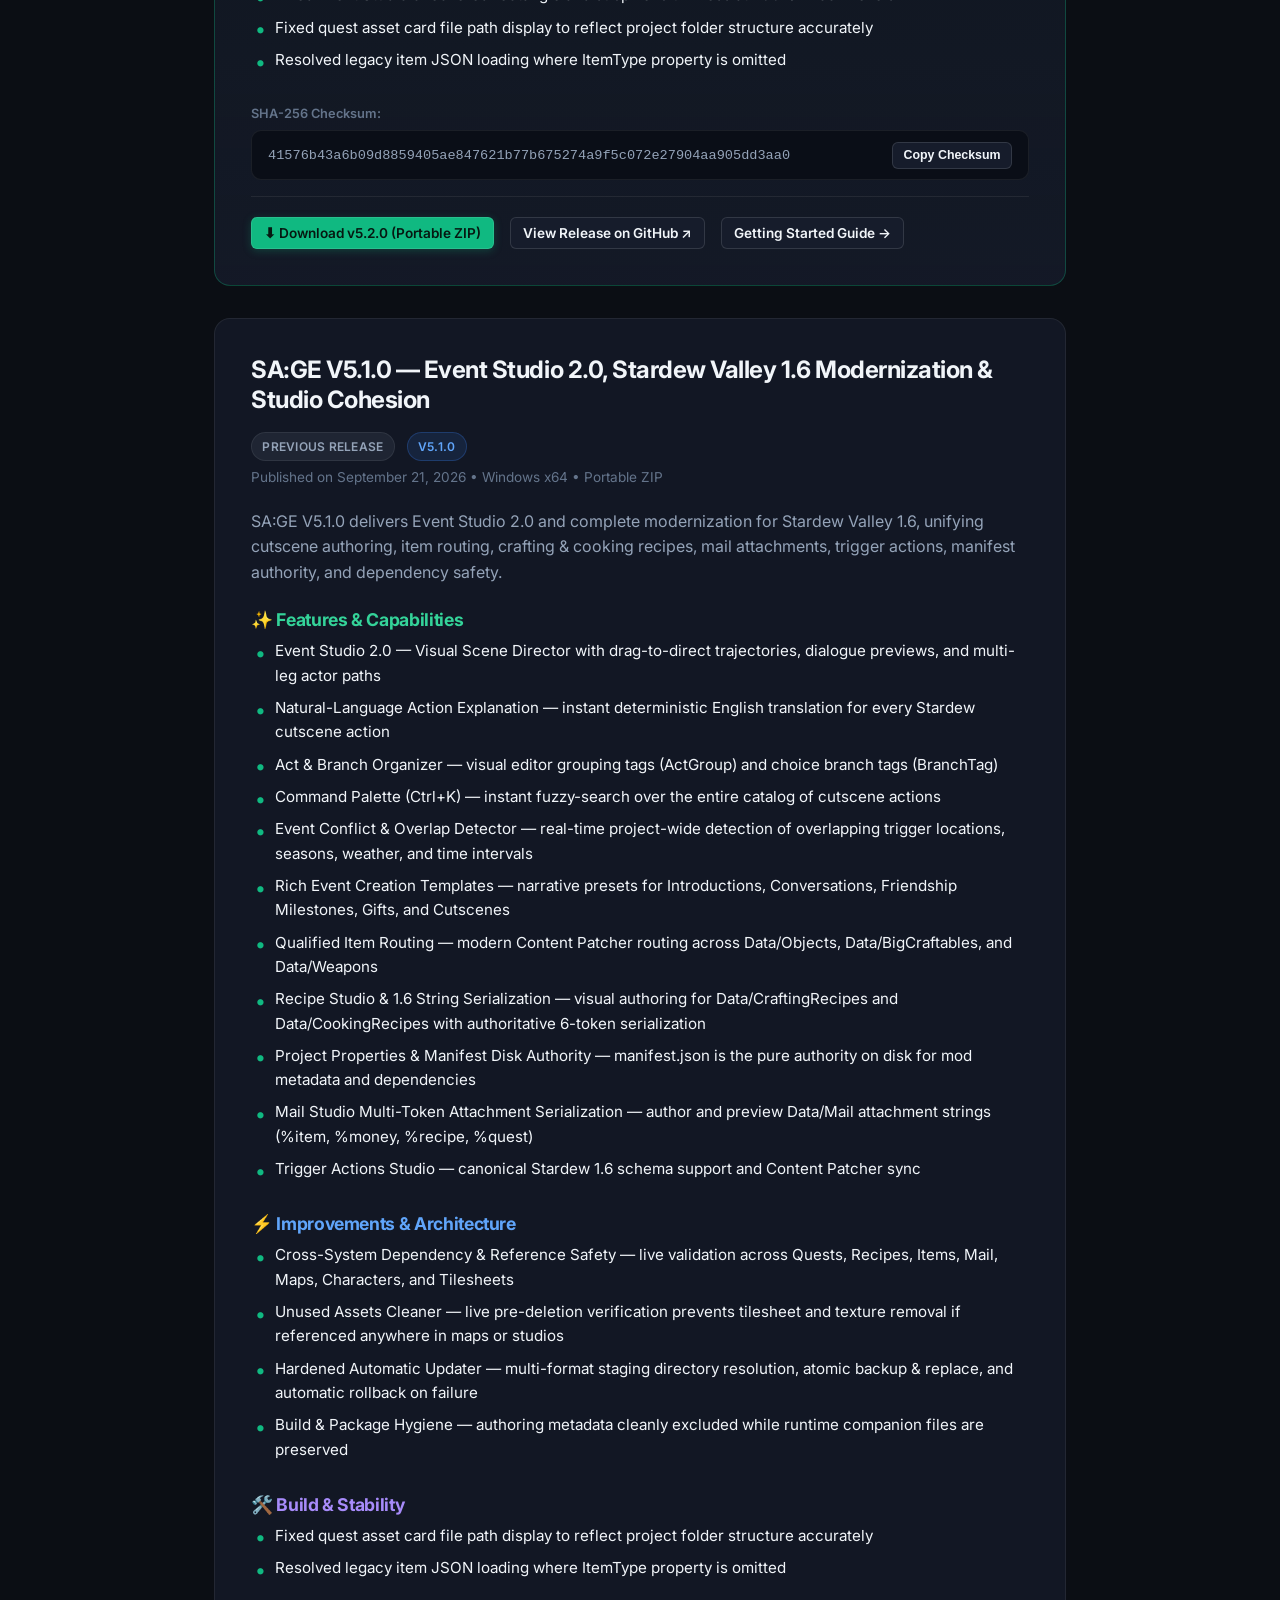
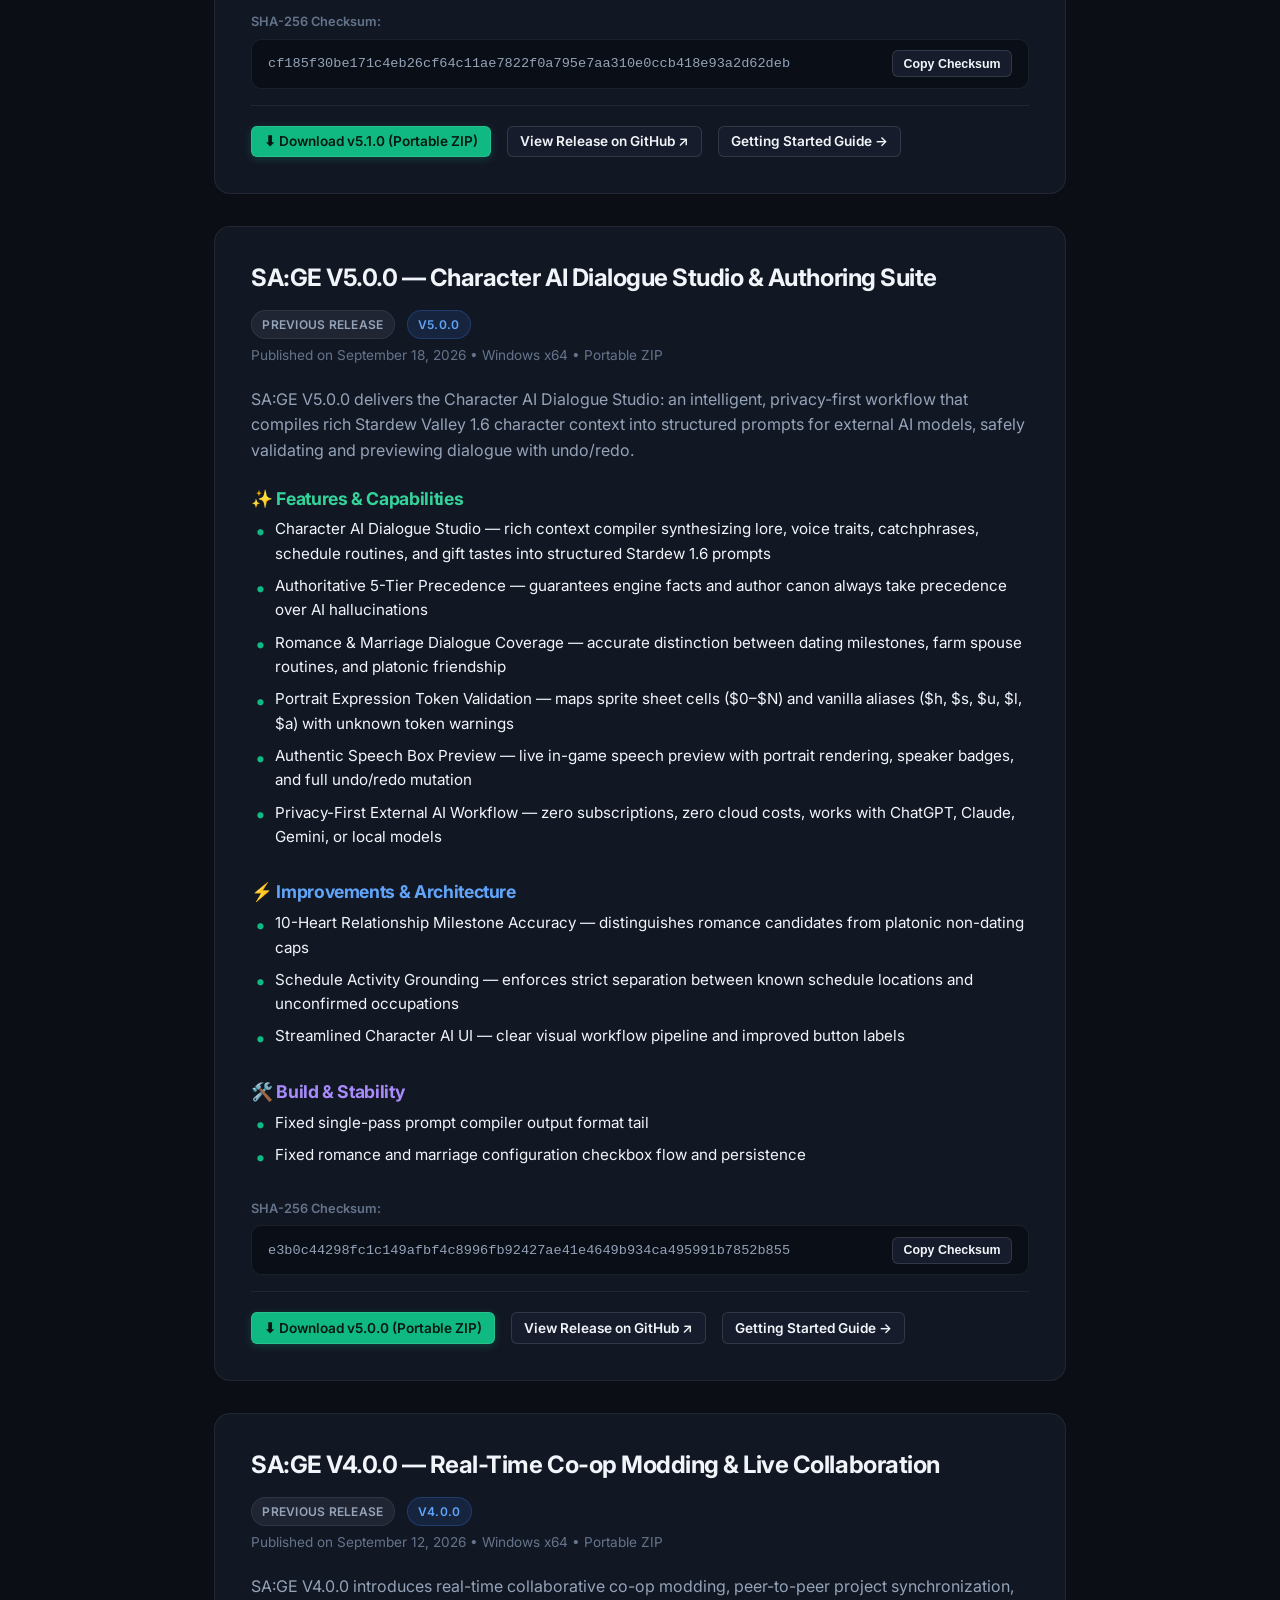
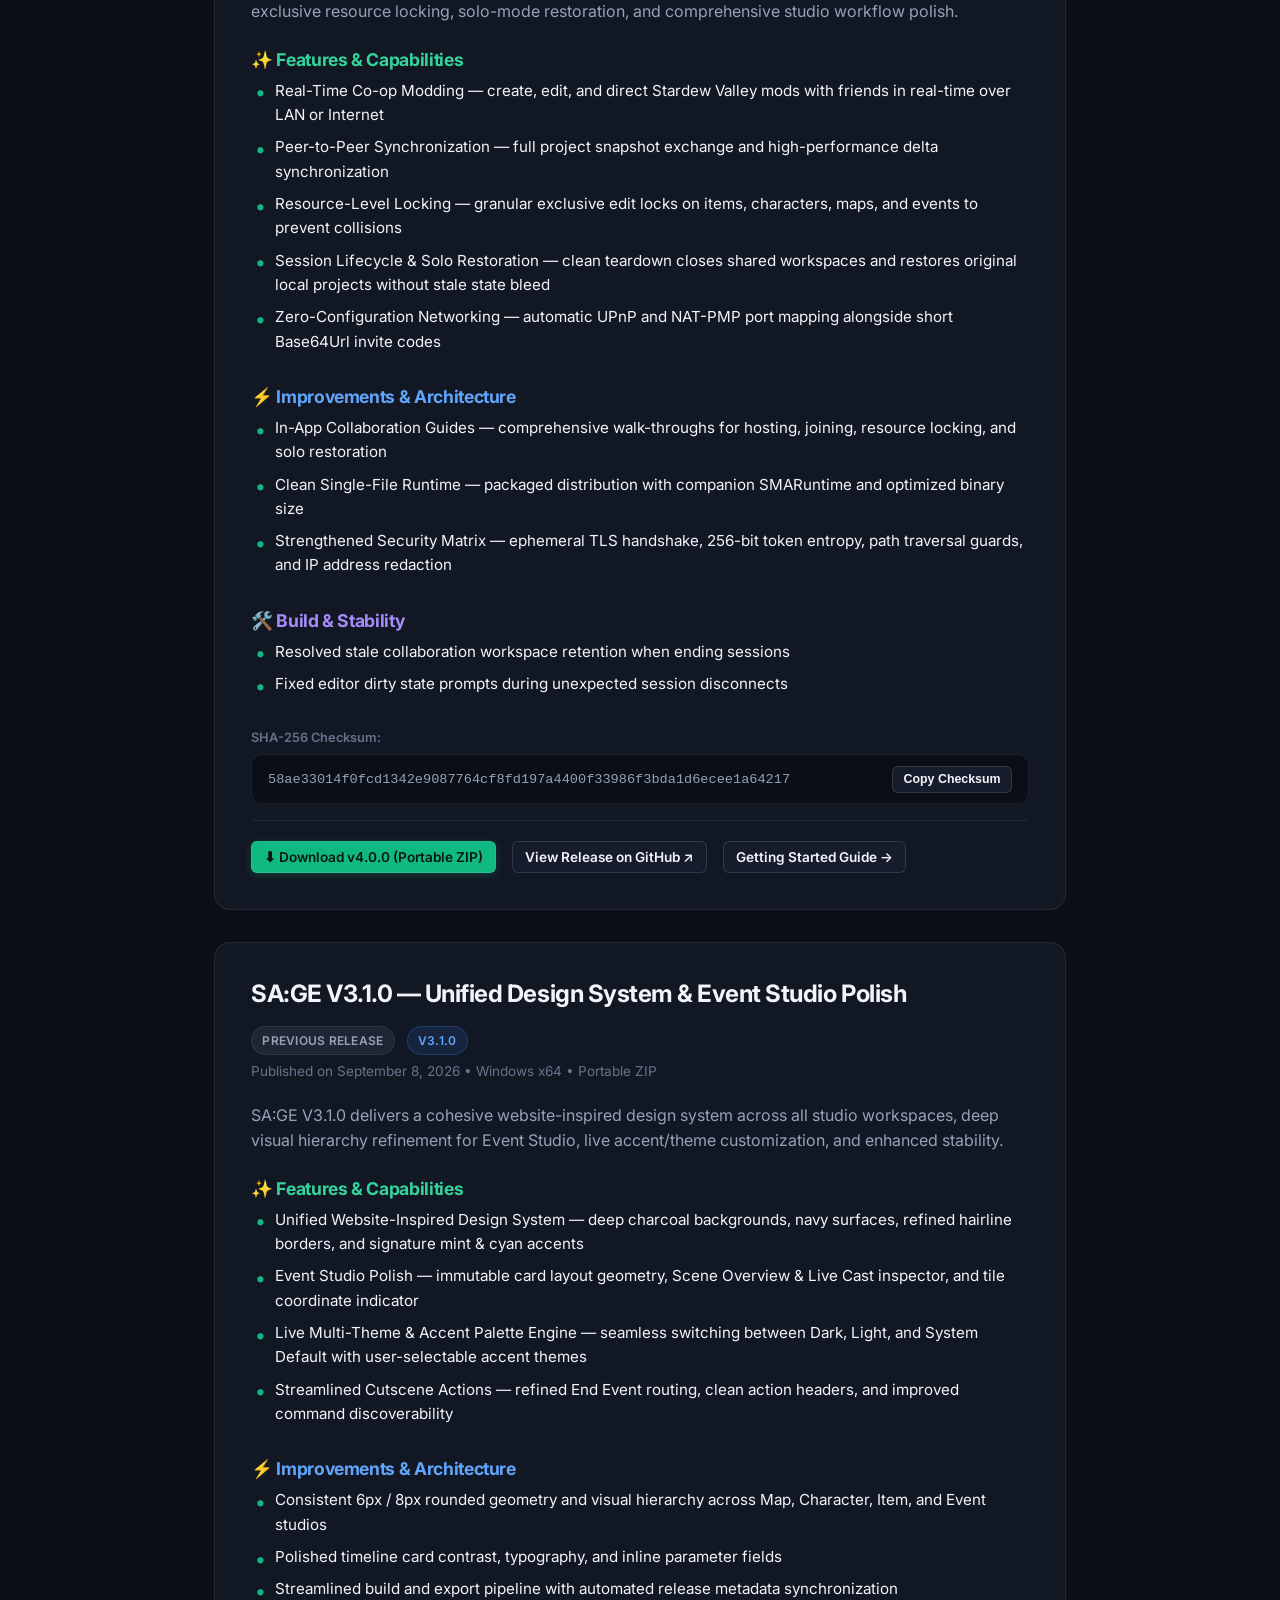
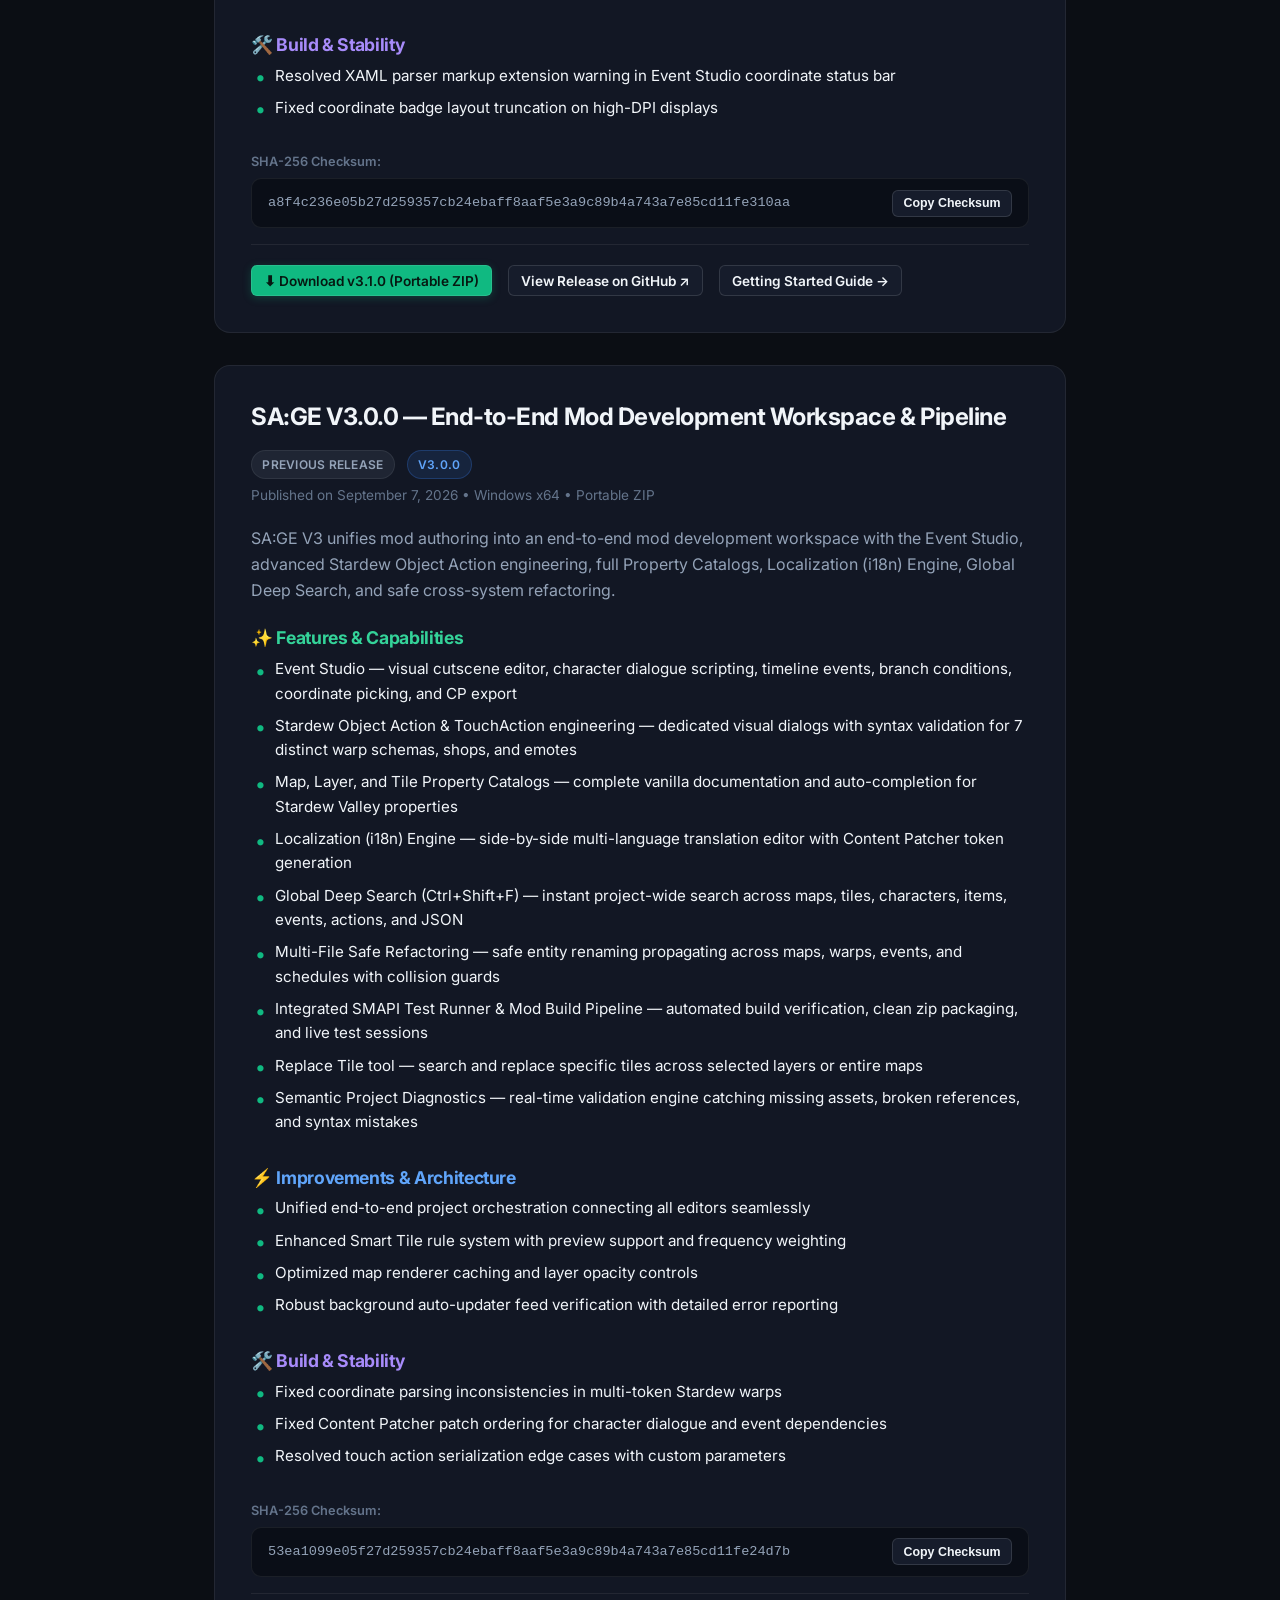
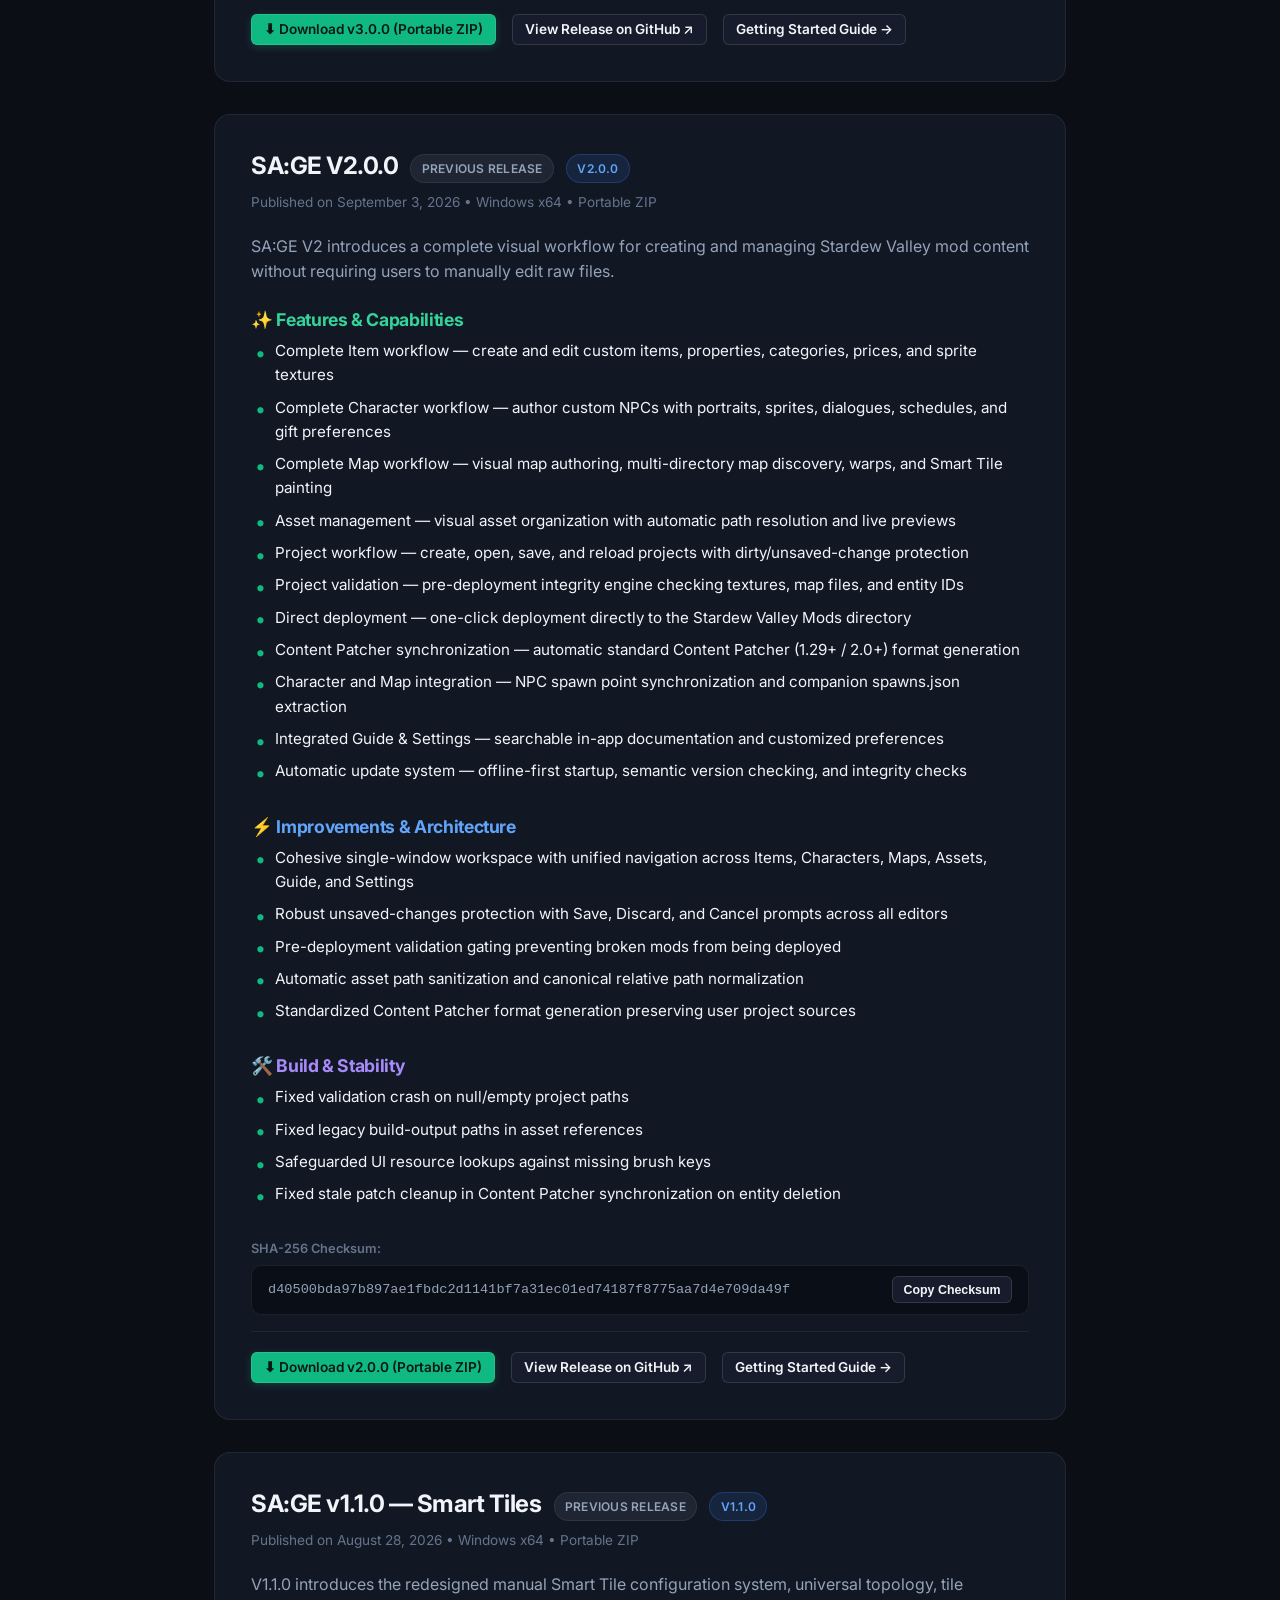
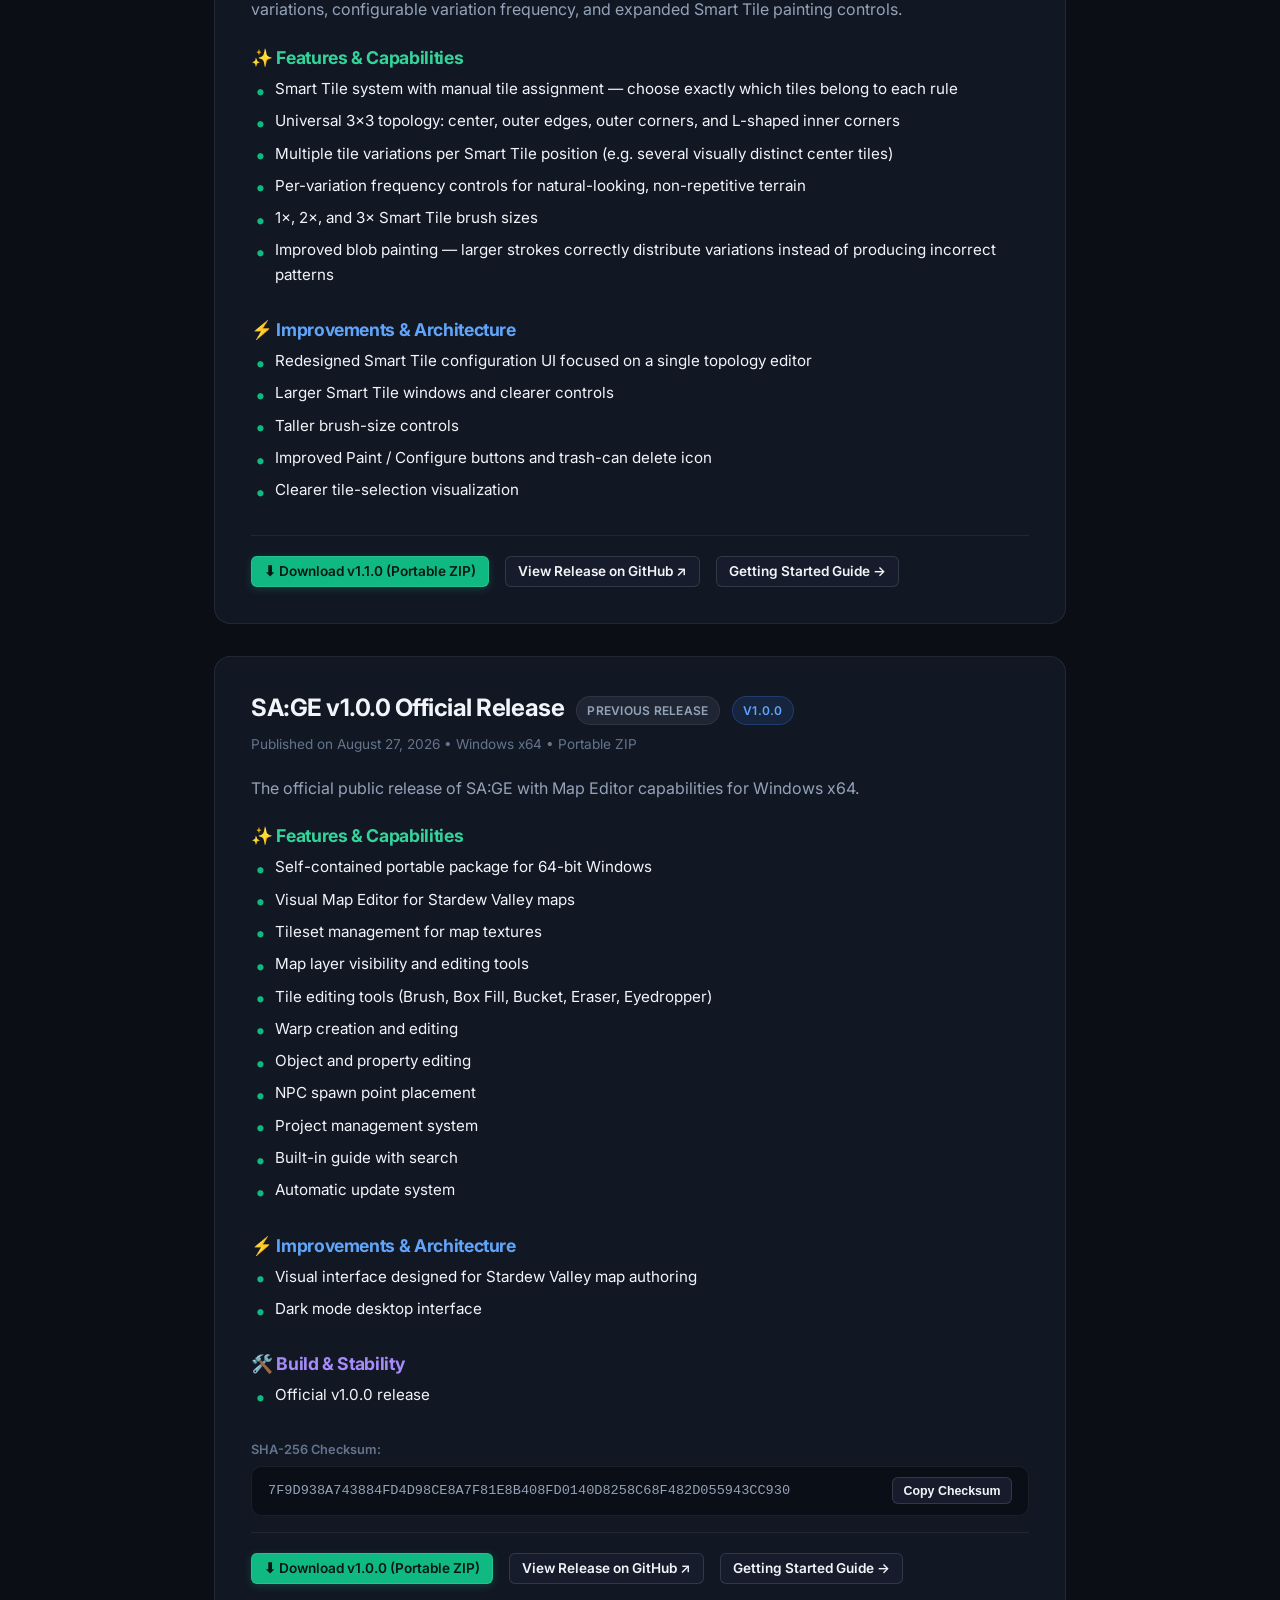
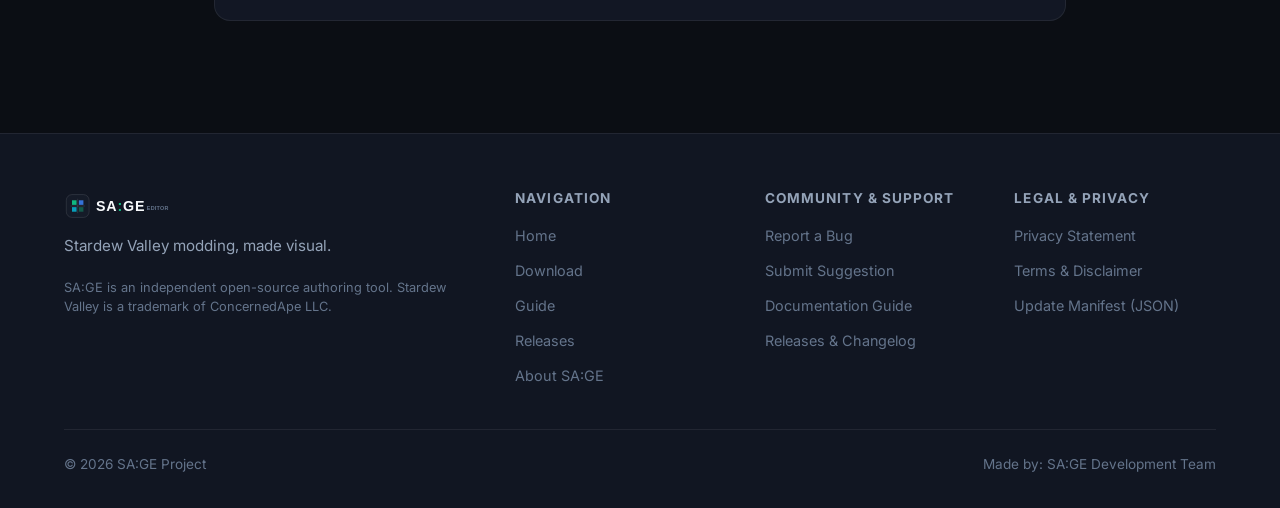
<file: releases.html>
<!DOCTYPE html>
<html lang="en">
<head>
  <meta charset="UTF-8">
  <meta name="viewport" content="width=device-width, initial-scale=1.0">
  <title>Releases & Changelog — SA:GE</title>
  
  <!-- Primary SEO & Search Metadata -->
  <meta name="description" content="Official release notes, version history, and changelog for SA:GE (Stardew Authoring : Game Editor).">
  <link rel="canonical" href="https://sage-developmentteam.github.io/SA-GE-Website/releases.html">

  <!-- Open Graph / Facebook / LinkedIn Social Preview -->
  <meta property="og:site_name" content="SA:GE — Stardew Authoring : Game Editor">
  <meta property="og:type" content="website">
  <meta property="og:url" content="https://sage-developmentteam.github.io/SA-GE-Website/releases.html">
  <meta property="og:title" content="Releases & Changelog — SA:GE">
  <meta property="og:description" content="View official releases, new features, improvements, and download links for SA:GE.">
  <meta property="og:image" content="https://sage-developmentteam.github.io/SA-GE-Website/assets/images/sage-social-preview.png">
  <meta property="og:image:width" content="1200">
  <meta property="og:image:height" content="1200">

  <!-- Twitter / X Card Preview -->
  <meta name="twitter:card" content="summary_large_image">
  <meta name="twitter:title" content="Releases & Changelog — SA:GE">
  <meta name="twitter:description" content="View official releases, new features, improvements, and download links for SA:GE.">
  <meta name="twitter:image" content="https://sage-developmentteam.github.io/SA-GE-Website/assets/images/sage-social-preview.png">

  <!-- Favicon & Icons -->
  <link rel="icon" type="image/x-icon" href="assets/logo/favicon.ico">
  <link rel="icon" type="image/png" sizes="32x32" href="assets/logo/favicon-32x32.png">
  <link rel="icon" type="image/png" sizes="16x16" href="assets/logo/favicon-16x16.png">
  <link rel="icon" type="image/svg+xml" href="assets/logo/favicon.svg">
  <link rel="apple-touch-icon" sizes="180x180" href="assets/logo/apple-touch-icon.png">

  <!-- Google Fonts: Inter -->
  <link rel="preconnect" href="https://fonts.googleapis.com">
  <link rel="preconnect" href="https://fonts.gstatic.com" crossorigin>
  <link href="https://fonts.googleapis.com/css2?family=Inter:wght@300;400;500;600;700;800&amp;display=swap" rel="stylesheet">

  <link rel="stylesheet" href="css/main.css">
  <link rel="stylesheet" href="css/components.css">
</head>
<body>

  <!-- Site Navigation Bar -->
  <header class="site-header">
    <div class="container header-inner">
      <a href="index.html" class="brand-link" aria-label="SA:GE Home">
        <img src="assets/logo/sage-logo.svg" alt="SA:GE" class="brand-logo-img">
      </a>

      <nav class="nav-desktop" aria-label="Primary Navigation">
        <a href="index.html" class="nav-link">Home</a>
        <a href="download.html" class="nav-link">Download</a>
        <a href="guide.html" class="nav-link">Guide</a>
        <a href="releases.html" class="nav-link active">Releases</a>
        <a href="bugs.html" class="nav-link">Bug Reports</a>
        <a href="suggestions.html" class="nav-link">Suggestions</a>
        <a href="about.html" class="nav-link">About</a>
      </nav>

      <div class="header-actions">
        <a href="download.html" class="btn btn-primary btn-sm">Download</a>
        <button class="mobile-menu-btn" aria-label="Toggle Navigation Menu" aria-expanded="false">☰</button>
      </div>
    </div>

    <div class="mobile-drawer" aria-label="Mobile Navigation">
      <a href="index.html" class="nav-link">Home</a>
      <a href="download.html" class="nav-link">Download</a>
      <a href="guide.html" class="nav-link">Guide</a>
      <a href="releases.html" class="nav-link active">Releases</a>
      <a href="bugs.html" class="nav-link">Bug Reports</a>
      <a href="suggestions.html" class="nav-link">Suggestions</a>
      <a href="about.html" class="nav-link">About</a>
    </div>
  </header>

  <main>
    <section class="section">
      <div class="container" style="max-width: 900px;">
        <div class="section-header">
          <span class="badge badge-emerald">Version History</span>
          <h2>Releases & Changelog</h2>
          <p>Official release archive for SA:GE. Track new features, optimizations, bug fixes, and download past versions.</p>
        </div>

        <!-- Release Timeline Container (Populated by js/releases.js) -->
        <div id="releases-timeline">
          <article class="release-card latest-release">
            <header class="release-header">
              <div class="release-title-area">
                <div style="display: flex; align-items: center; gap: 0.75rem; margin-bottom: 0.35rem; flex-wrap: wrap;">
                  <h3>SA:GE V5.2.0 — Event Studio 2.0, Visual Fidelity &amp; Hardened Release Hygiene</h3>
                  <span class="badge badge-emerald">★ Latest Release</span>
                  <span class="badge badge-blue">v5.2.0</span>
                </div>
                <div class="release-date">Published on September 22, 2026 &bull; Windows x64 &bull; Portable ZIP</div>
              </div>
            </header>

            <p class="release-summary">
              SA:GE V5.2.0 delivers the all-new Event Studio 2.0, pixel-perfect visual rendering improvements, complete modernization for Stardew Valley 1.6, and hardened release packaging hygiene.
            </p>

            <div class="release-changelog">
              <h4 style="margin: 1rem 0 0.5rem; color: #34D399;">✨ Features &amp; Capabilities</h4>
              <ul class="release-highlights">
                <li>Event Studio 2.0 — Visual Scene Director with drag-to-direct trajectories, dialogue previews, and multi-leg actor paths</li>
                <li>Crisp Overlay Rendering — high-DPI subpixel-aligned rendering across NPC markers, player markers, pause indicators, and movement trajectories</li>
                <li>Natural-Language Action Explanation — instant deterministic English translation for every Stardew cutscene action</li>
                <li>Qualified Item Routing — modern Content Patcher routing across Data/Objects, Data/BigCraftables, and Data/Weapons</li>
                <li>Recipe Studio &amp; 1.6 String Serialization — visual authoring for Data/CraftingRecipes and Data/CookingRecipes with authoritative 6-token serialization</li>
                <li>Project Properties &amp; Manifest Disk Authority — manifest.json is the pure authority on disk for mod metadata and dependencies</li>
                <li>Mail Studio Multi-Token Attachment Serialization — author and preview Data/Mail attachment strings (%item, %money, %recipe, %quest)</li>
                <li>Trigger Actions Studio — canonical Stardew 1.6 schema support and Content Patcher sync</li>
              </ul>

              <h4 style="margin: 1.25rem 0 0.5rem; color: #60A5FA;">⚡ Improvements &amp; Architecture</h4>
              <ul class="release-highlights">
                <li>Release Packaging Hygiene — clean optimized distribution and post-archive validation in public releases</li>
                <li>Automated Package Verification Guard — strict post-archive validation rejecting development paths and unneeded artifacts</li>
                <li>Cross-System Dependency &amp; Reference Safety — live validation across Quests, Recipes, Items, Mail, Maps, Characters, and Tilesheets</li>
                <li>Unused Assets Cleaner — live pre-deletion verification prevents tilesheet and texture removal if referenced anywhere in maps or studios</li>
              </ul>
            </div>

            <footer class="release-actions">
              <a href="https://github.com/SAGE-DevelopmentTeam/SA-GE-Releases/releases/download/v5.2.0/SA-GE-5.2.0-win-x64.zip" class="btn btn-primary btn-sm">
                ⬇ Download v5.2.0 (Portable ZIP)
              </a>
              <a href="https://github.com/SAGE-DevelopmentTeam/SA-GE-Releases/releases/tag/v5.2.0" class="btn btn-secondary btn-sm" target="_blank" rel="noopener noreferrer">
                View Release on GitHub ↗
              </a>
              <a href="./guide.html" class="btn btn-secondary btn-sm">
                Getting Started Guide →
              </a>
            </footer>
          </article>
        </div>
      </div>
    </section>
  </main>

  <!-- Site Footer -->
  <footer class="site-footer">
    <div class="container">
      <div class="footer-grid">
        <div class="footer-brand">
          <img src="assets/logo/sage-logo.svg" alt="SA:GE" class="footer-logo">
          <div class="footer-tagline">Stardew Valley modding, made visual.</div>
          <p class="footer-disclaimer-short">
            SA:GE is an independent open-source authoring tool. Stardew Valley is a trademark of ConcernedApe LLC.
          </p>
        </div>

        <div class="footer-col">
          <h4>Navigation</h4>
          <ul class="footer-links">
            <li><a href="index.html">Home</a></li>
            <li><a href="download.html">Download</a></li>
            <li><a href="guide.html">Guide</a></li>
            <li><a href="releases.html">Releases</a></li>
            <li><a href="about.html">About SA:GE</a></li>
          </ul>
        </div>

        <div class="footer-col">
          <h4>Community & Support</h4>
          <ul class="footer-links">
            <li><a href="bugs.html">Report a Bug</a></li>
            <li><a href="suggestions.html">Submit Suggestion</a></li>
            <li><a href="guide.html">Documentation Guide</a></li>
            <li><a href="releases.html">Releases & Changelog</a></li>
          </ul>
        </div>

        <div class="footer-col">
          <h4>Legal & Privacy</h4>
          <ul class="footer-links">
            <li><a href="privacy.html">Privacy Statement</a></li>
            <li><a href="terms.html">Terms & Disclaimer</a></li>
            <li><a href="update/manifest.json" target="_blank">Update Manifest (JSON)</a></li>
          </ul>
        </div>
      </div>

      <div class="footer-bottom">
        <div>&copy; <span data-config-text="brand.copyrightYear">2026</span> SA:GE Project</div>
        <div>Made by: SA:GE Development Team</div>
      </div>
    </div>
  </footer>

  <script src="js/config.js?v=5.1.0"></script>
  <script src="js/main.js?v=5.1.0"></script>
  <script src="js/releases.js?v=5.1.0"></script>
</body>
</html>
</file>
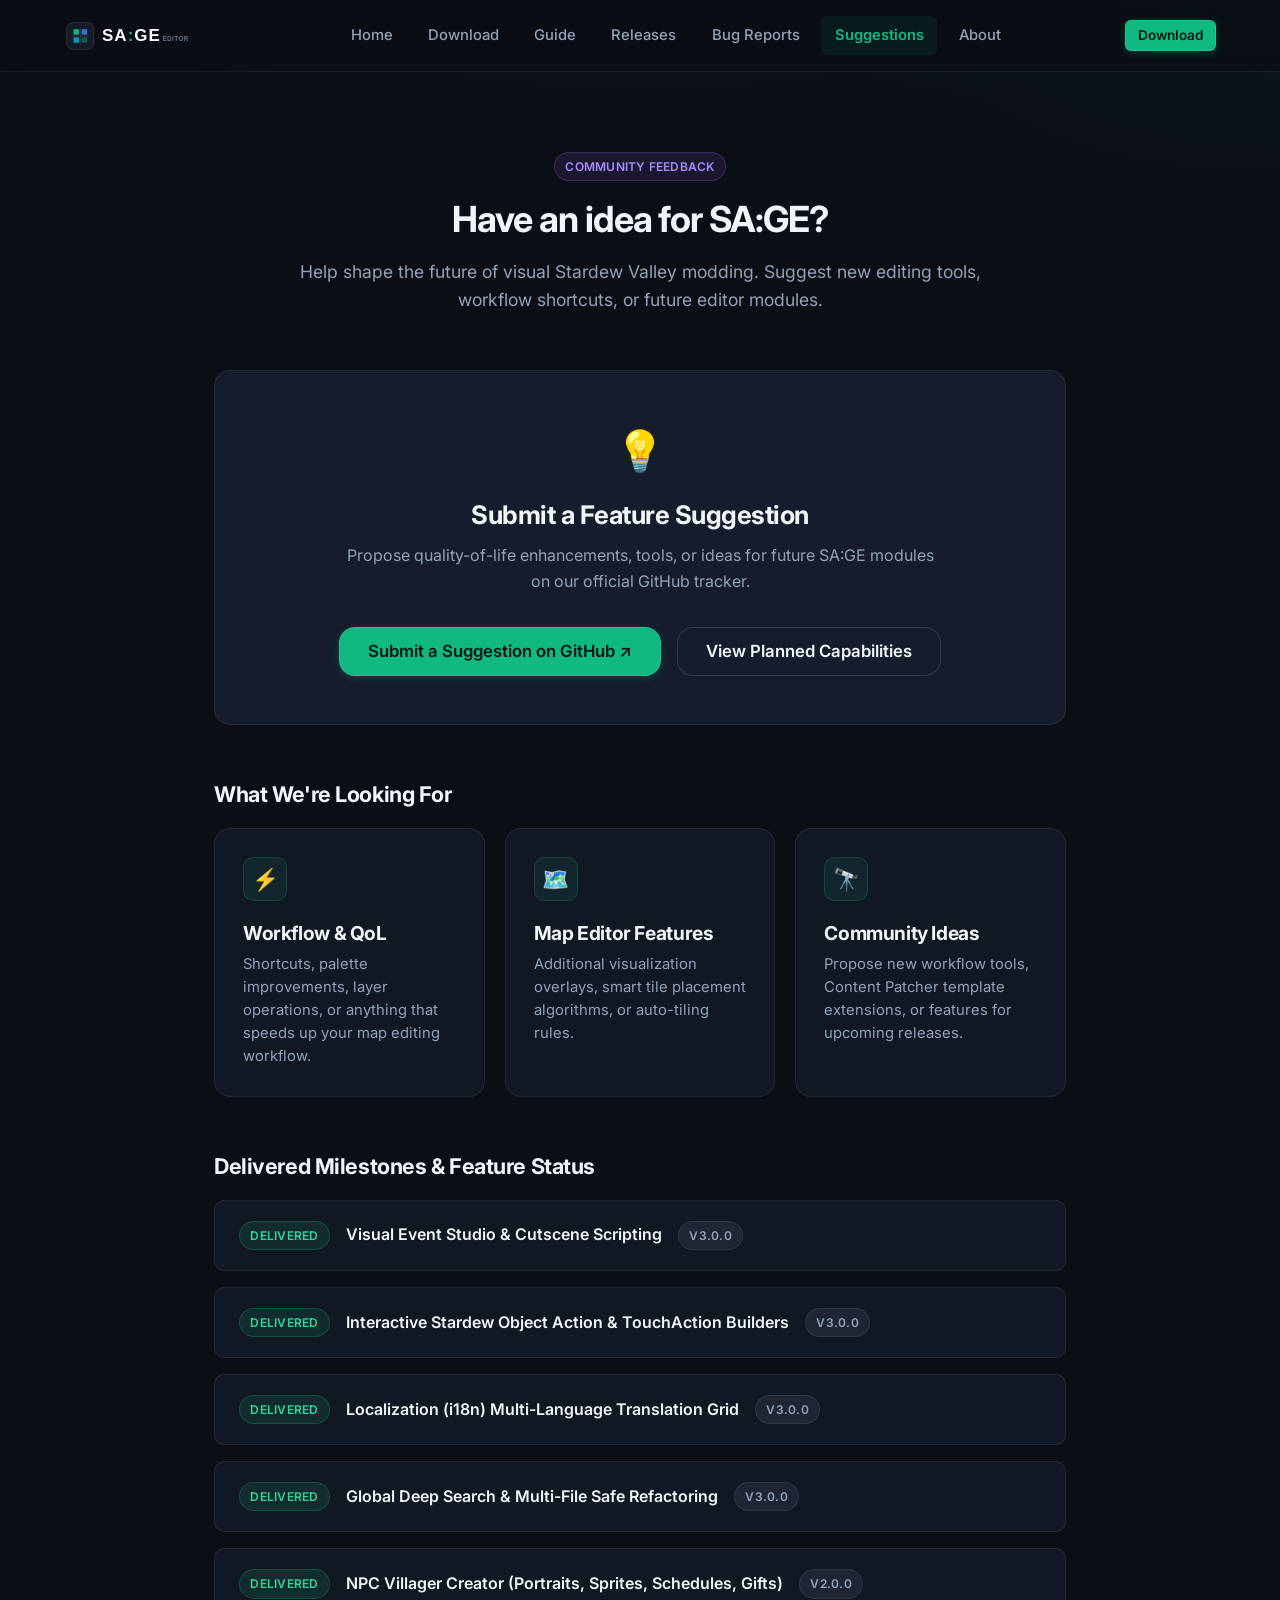
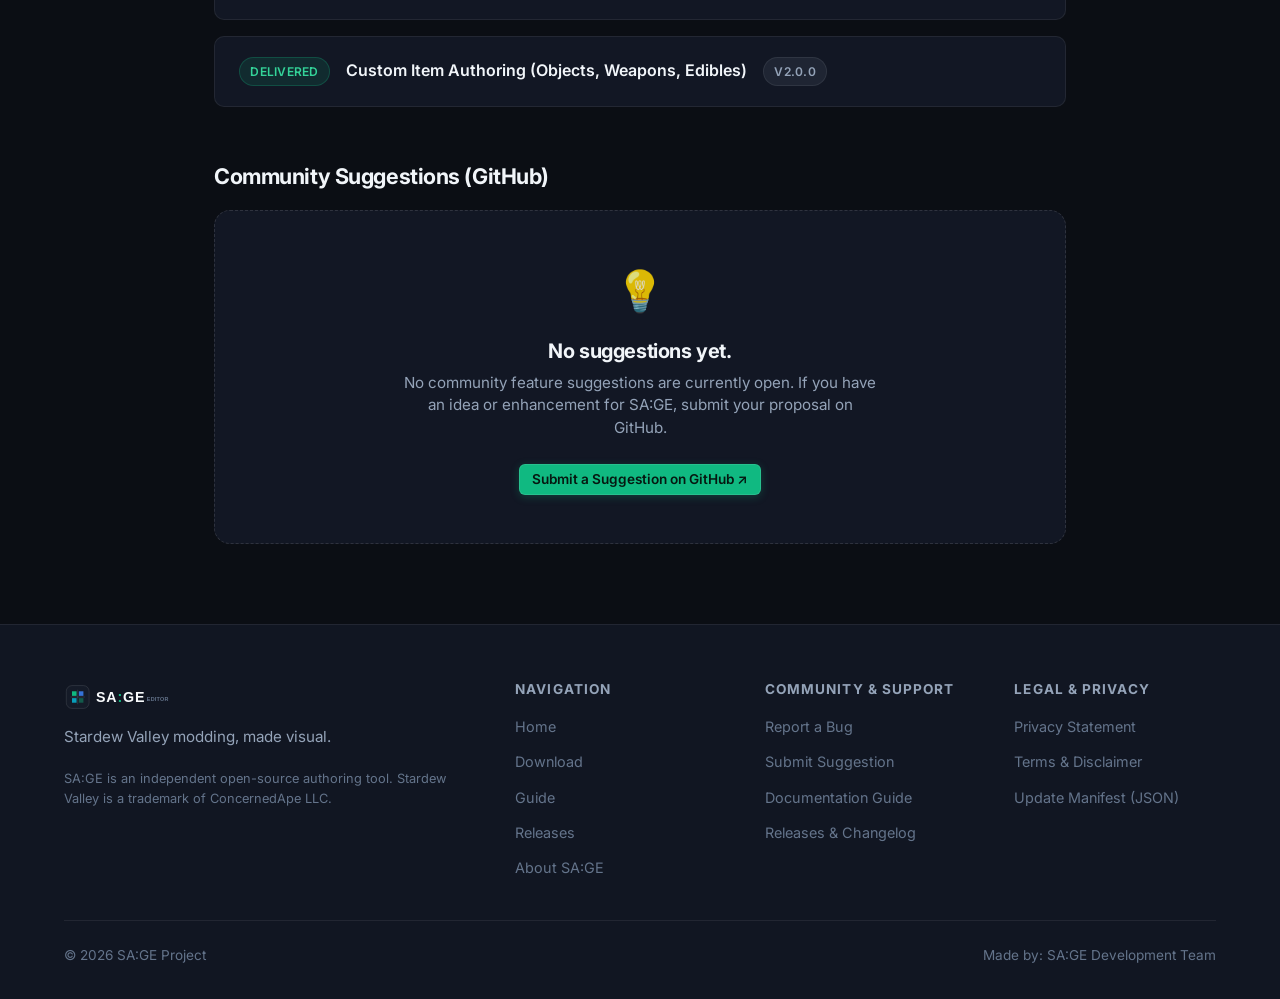
<file: suggestions.html>
<!DOCTYPE html>
<html lang="en">
<head>
  <meta charset="UTF-8">
  <meta name="viewport" content="width=device-width, initial-scale=1.0">
  <title>Suggestions & Feedback — SA:GE</title>
  
  <!-- Primary SEO & Search Metadata -->
  <meta name="description" content="Suggest new features, improvements, and editor ideas for SA:GE (Stardew Authoring : Game Editor).">
  <link rel="canonical" href="https://sage-developmentteam.github.io/SA-GE-Website/suggestions.html">

  <!-- Open Graph / Facebook / LinkedIn Social Preview -->
  <meta property="og:site_name" content="SA:GE — Stardew Authoring : Game Editor">
  <meta property="og:type" content="website">
  <meta property="og:url" content="https://sage-developmentteam.github.io/SA-GE-Website/suggestions.html">
  <meta property="og:title" content="Suggestions & Feedback — SA:GE">
  <meta property="og:description" content="Share your feature ideas and workflow improvements for SA:GE on GitHub.">
  <meta property="og:image" content="https://sage-developmentteam.github.io/SA-GE-Website/assets/images/sage-social-preview.png">
  <meta property="og:image:width" content="1200">
  <meta property="og:image:height" content="1200">

  <!-- Twitter / X Card Preview -->
  <meta name="twitter:card" content="summary_large_image">
  <meta name="twitter:title" content="Suggestions & Feedback — SA:GE">
  <meta name="twitter:description" content="Share your feature ideas and workflow improvements for SA:GE on GitHub.">
  <meta name="twitter:image" content="https://sage-developmentteam.github.io/SA-GE-Website/assets/images/sage-social-preview.png">

  <!-- Favicon & Icons -->
  <link rel="icon" type="image/x-icon" href="assets/logo/favicon.ico">
  <link rel="icon" type="image/png" sizes="32x32" href="assets/logo/favicon-32x32.png">
  <link rel="icon" type="image/png" sizes="16x16" href="assets/logo/favicon-16x16.png">
  <link rel="icon" type="image/svg+xml" href="assets/logo/favicon.svg">
  <link rel="apple-touch-icon" sizes="180x180" href="assets/logo/apple-touch-icon.png">

  <!-- Google Fonts: Inter -->
  <link rel="preconnect" href="https://fonts.googleapis.com">
  <link rel="preconnect" href="https://fonts.gstatic.com" crossorigin>
  <link href="https://fonts.googleapis.com/css2?family=Inter:wght@300;400;500;600;700;800&amp;display=swap" rel="stylesheet">

  <link rel="stylesheet" href="css/main.css">
  <link rel="stylesheet" href="css/components.css">
</head>
<body>

  <!-- Site Navigation Bar -->
  <header class="site-header">
    <div class="container header-inner">
      <a href="index.html" class="brand-link" aria-label="SA:GE Home">
        <img src="assets/logo/sage-logo.svg" alt="SA:GE" class="brand-logo-img">
      </a>

      <nav class="nav-desktop" aria-label="Primary Navigation">
        <a href="index.html" class="nav-link">Home</a>
        <a href="download.html" class="nav-link">Download</a>
        <a href="guide.html" class="nav-link">Guide</a>
        <a href="releases.html" class="nav-link">Releases</a>
        <a href="bugs.html" class="nav-link">Bug Reports</a>
        <a href="suggestions.html" class="nav-link active">Suggestions</a>
        <a href="about.html" class="nav-link">About</a>
      </nav>

      <div class="header-actions">
        <a href="download.html" class="btn btn-primary btn-sm">Download</a>
        <button class="mobile-menu-btn" aria-label="Toggle Navigation Menu" aria-expanded="false">☰</button>
      </div>
    </div>

    <div class="mobile-drawer" aria-label="Mobile Navigation">
      <a href="index.html" class="nav-link">Home</a>
      <a href="download.html" class="nav-link">Download</a>
      <a href="guide.html" class="nav-link">Guide</a>
      <a href="releases.html" class="nav-link">Releases</a>
      <a href="bugs.html" class="nav-link">Bug Reports</a>
      <a href="suggestions.html" class="nav-link active">Suggestions</a>
      <a href="about.html" class="nav-link">About</a>
    </div>
  </header>

  <main>
    <section class="section">
      <div class="container" style="max-width: 900px;">
        <div class="section-header">
          <span class="badge badge-purple">Community Feedback</span>
          <h2>Have an idea for SA:GE?</h2>
          <p>
            Help shape the future of visual Stardew Valley modding. Suggest new editing tools, workflow shortcuts, or future editor modules.
          </p>
        </div>

        <!-- Primary Suggestion Action Card -->
        <div class="release-card" style="text-align: center; padding: 3rem 2rem; margin-bottom: 3.5rem; background: var(--bg-surface-elevated);">
          <div style="font-size: 2.5rem; margin-bottom: 1rem;">💡</div>
          <h3 style="font-size: 1.6rem; margin-bottom: 0.75rem;">Submit a Feature Suggestion</h3>
          <p style="max-width: 600px; margin: 0 auto 2rem; font-size: 1rem; color: var(--text-muted);">
            Propose quality-of-life enhancements, tools, or ideas for future SA:GE modules on our official GitHub tracker.
          </p>
          <div style="display: flex; justify-content: center; gap: 1rem; flex-wrap: wrap;">
            <a href="#" data-config-link="github.suggestionUrl" target="_blank" rel="noopener noreferrer" class="btn btn-primary btn-lg">
              Submit a Suggestion on GitHub ↗
            </a>
            <a href="index.html#features" class="btn btn-secondary btn-lg">
              View Planned Capabilities
            </a>
          </div>
        </div>

        <!-- Suggestion Categories -->
        <div style="margin-bottom: 3.5rem;">
          <h3 style="font-size: 1.35rem; margin-bottom: 1.25rem;">What We're Looking For</h3>
          <div style="display: grid; grid-template-columns: repeat(auto-fit, minmax(260px, 1fr)); gap: 1.25rem;">
            <div class="feature-card">
              <div class="feature-icon-box">⚡</div>
              <h3>Workflow & QoL</h3>
              <p>Shortcuts, palette improvements, layer operations, or anything that speeds up your map editing workflow.</p>
            </div>
            <div class="feature-card">
              <div class="feature-icon-box">🗺️</div>
              <h3>Map Editor Features</h3>
              <p>Additional visualization overlays, smart tile placement algorithms, or auto-tiling rules.</p>
            </div>
            <div class="feature-card">
              <div class="feature-icon-box">🔭</div>
              <h3>Community Ideas</h3>
              <p>Propose new workflow tools, Content Patcher template extensions, or features for upcoming releases.</p>
            </div>
          </div>
        </div>

        <!-- Delivered Milestones & Feature Status -->
        <div style="margin-bottom: 3.5rem;">
          <h3 style="font-size: 1.35rem; margin-bottom: 1.25rem;">Delivered Milestones &amp; Feature Status</h3>
          <div class="issues-list">
            <div class="issue-card">
              <div class="issue-info">
                <span class="badge badge-emerald">Delivered</span>
                <span class="issue-title">Visual Event Studio &amp; Cutscene Scripting</span>
                <span class="badge badge-slate">v3.0.0</span>
              </div>
            </div>
            <div class="issue-card">
              <div class="issue-info">
                <span class="badge badge-emerald">Delivered</span>
                <span class="issue-title">Interactive Stardew Object Action &amp; TouchAction Builders</span>
                <span class="badge badge-slate">v3.0.0</span>
              </div>
            </div>
            <div class="issue-card">
              <div class="issue-info">
                <span class="badge badge-emerald">Delivered</span>
                <span class="issue-title">Localization (i18n) Multi-Language Translation Grid</span>
                <span class="badge badge-slate">v3.0.0</span>
              </div>
            </div>
            <div class="issue-card">
              <div class="issue-info">
                <span class="badge badge-emerald">Delivered</span>
                <span class="issue-title">Global Deep Search &amp; Multi-File Safe Refactoring</span>
                <span class="badge badge-slate">v3.0.0</span>
              </div>
            </div>
            <div class="issue-card">
              <div class="issue-info">
                <span class="badge badge-emerald">Delivered</span>
                <span class="issue-title">NPC Villager Creator (Portraits, Sprites, Schedules, Gifts)</span>
                <span class="badge badge-slate">v2.0.0</span>
              </div>
            </div>
            <div class="issue-card">
              <div class="issue-info">
                <span class="badge badge-emerald">Delivered</span>
                <span class="issue-title">Custom Item Authoring (Objects, Weapons, Edibles)</span>
                <span class="badge badge-slate">v2.0.0</span>
              </div>
            </div>
          </div>
        </div>

        <!-- Community Ideas List Preview -->
        <div>
          <div style="margin-bottom: 1.25rem;">
            <h3 style="font-size: 1.35rem;">Community Suggestions (GitHub)</h3>
          </div>

          <div id="suggestions-issue-list" class="issues-list">
            <!-- Dynamically populated from GitHub Public API by js/issues.js -->
          </div>
        </div>
      </div>
    </section>
  </main>

  <!-- Site Footer -->
  <footer class="site-footer">
    <div class="container">
      <div class="footer-grid">
        <div class="footer-brand">
          <img src="assets/logo/sage-logo.svg" alt="SA:GE" class="footer-logo">
          <div class="footer-tagline">Stardew Valley modding, made visual.</div>
          <p class="footer-disclaimer-short">
            SA:GE is an independent open-source authoring tool. Stardew Valley is a trademark of ConcernedApe LLC.
          </p>
        </div>

        <div class="footer-col">
          <h4>Navigation</h4>
          <ul class="footer-links">
            <li><a href="index.html">Home</a></li>
            <li><a href="download.html">Download</a></li>
            <li><a href="guide.html">Guide</a></li>
            <li><a href="releases.html">Releases</a></li>
            <li><a href="about.html">About SA:GE</a></li>
          </ul>
        </div>

        <div class="footer-col">
          <h4>Community & Support</h4>
          <ul class="footer-links">
            <li><a href="bugs.html">Report a Bug</a></li>
            <li><a href="suggestions.html">Submit Suggestion</a></li>
            <li><a href="guide.html">Documentation Guide</a></li>
            <li><a href="releases.html">Releases & Changelog</a></li>
          </ul>
        </div>

        <div class="footer-col">
          <h4>Legal & Privacy</h4>
          <ul class="footer-links">
            <li><a href="privacy.html">Privacy Statement</a></li>
            <li><a href="terms.html">Terms & Disclaimer</a></li>
            <li><a href="update/manifest.json" target="_blank">Update Manifest (JSON)</a></li>
          </ul>
        </div>
      </div>

      <div class="footer-bottom">
        <div>&copy; <span data-config-text="brand.copyrightYear">2026</span> SA:GE Project</div>
        <div>Made by: SA:GE Development Team</div>
      </div>
    </div>
  </footer>

  <script src="js/config.js?v=5.1.0"></script>
  <script src="js/main.js?v=5.1.0"></script>
  <script src="js/issues.js?v=5.1.0"></script>
</body>
</html>
</file>
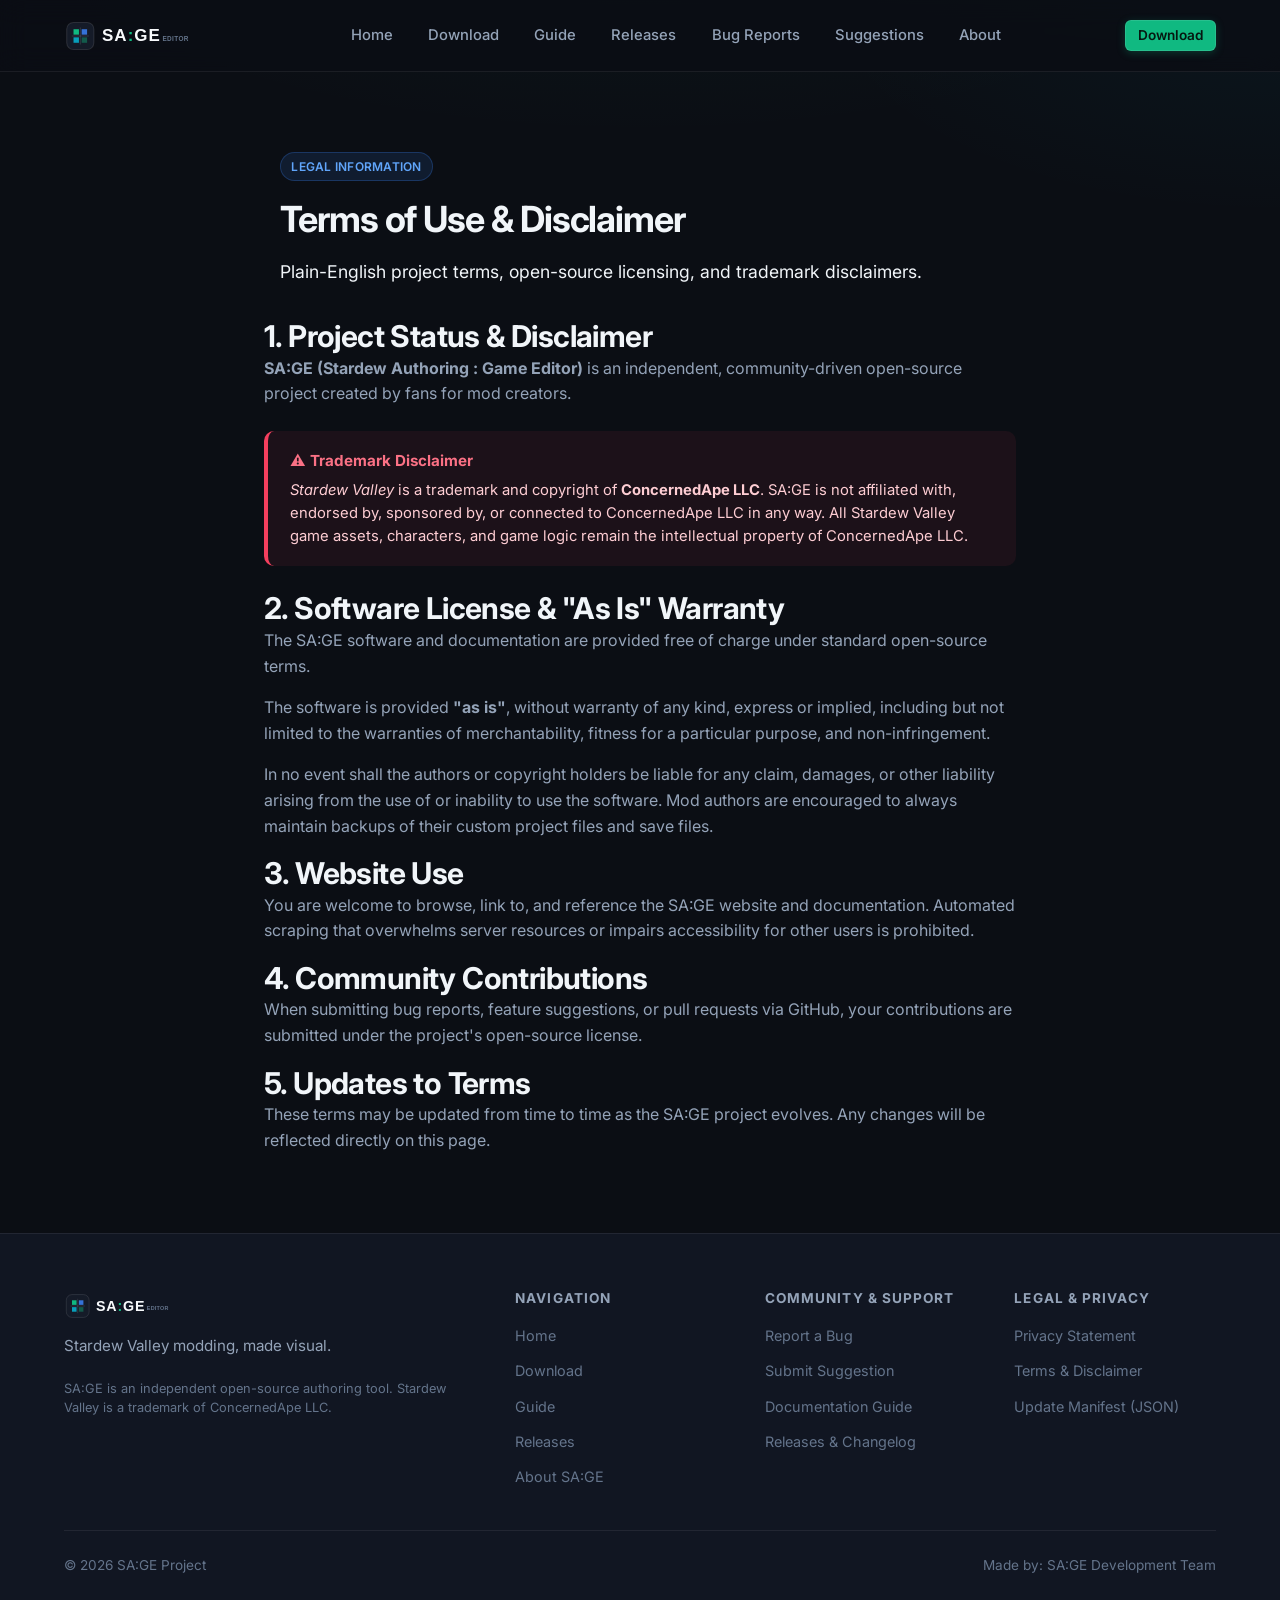
<file: terms.html>
<!DOCTYPE html>
<html lang="en">
<head>
  <meta charset="UTF-8">
  <meta name="viewport" content="width=device-width, initial-scale=1.0">
  <title>Terms & Disclaimer — SA:GE</title>
  
  <!-- Primary SEO & Search Metadata -->
  <meta name="description" content="Terms of use and project disclaimer for the SA:GE website and authoring tool.">
  <link rel="canonical" href="https://sage-developmentteam.github.io/SA-GE-Website/terms.html">

  <!-- Open Graph / Facebook / LinkedIn Social Preview -->
  <meta property="og:site_name" content="SA:GE — Stardew Authoring : Game Editor">
  <meta property="og:type" content="website">
  <meta property="og:url" content="https://sage-developmentteam.github.io/SA-GE-Website/terms.html">
  <meta property="og:title" content="Terms & Disclaimer — SA:GE">
  <meta property="og:description" content="Terms of use and project disclaimer for the SA:GE website and authoring tool.">
  <meta property="og:image" content="https://sage-developmentteam.github.io/SA-GE-Website/assets/images/sage-social-preview.png">
  <meta property="og:image:width" content="1200">
  <meta property="og:image:height" content="1200">

  <!-- Twitter / X Card Preview -->
  <meta name="twitter:card" content="summary_large_image">
  <meta name="twitter:title" content="Terms & Disclaimer — SA:GE">
  <meta name="twitter:description" content="Terms of use and project disclaimer for the SA:GE website and authoring tool.">
  <meta name="twitter:image" content="https://sage-developmentteam.github.io/SA-GE-Website/assets/images/sage-social-preview.png">

  <!-- Favicon & Icons -->
  <link rel="icon" type="image/x-icon" href="assets/logo/favicon.ico">
  <link rel="icon" type="image/png" sizes="32x32" href="assets/logo/favicon-32x32.png">
  <link rel="icon" type="image/png" sizes="16x16" href="assets/logo/favicon-16x16.png">
  <link rel="icon" type="image/svg+xml" href="assets/logo/favicon.svg">
  <link rel="apple-touch-icon" sizes="180x180" href="assets/logo/apple-touch-icon.png">

  <!-- Google Fonts: Inter -->
  <link rel="preconnect" href="https://fonts.googleapis.com">
  <link rel="preconnect" href="https://fonts.gstatic.com" crossorigin>
  <link href="https://fonts.googleapis.com/css2?family=Inter:wght@300;400;500;600;700;800&amp;display=swap" rel="stylesheet">

  <link rel="stylesheet" href="css/main.css">
  <link rel="stylesheet" href="css/components.css">
</head>
<body>

  <!-- Site Navigation Bar -->
  <header class="site-header">
    <div class="container header-inner">
      <a href="index.html" class="brand-link" aria-label="SA:GE Home">
        <img src="assets/logo/sage-logo.svg" alt="SA:GE" class="brand-logo-img">
      </a>

      <nav class="nav-desktop" aria-label="Primary Navigation">
        <a href="index.html" class="nav-link">Home</a>
        <a href="download.html" class="nav-link">Download</a>
        <a href="guide.html" class="nav-link">Guide</a>
        <a href="releases.html" class="nav-link">Releases</a>
        <a href="bugs.html" class="nav-link">Bug Reports</a>
        <a href="suggestions.html" class="nav-link">Suggestions</a>
        <a href="about.html" class="nav-link">About</a>
      </nav>

      <div class="header-actions">
        <a href="download.html" class="btn btn-primary btn-sm">Download</a>
        <button class="mobile-menu-btn" aria-label="Toggle Navigation Menu" aria-expanded="false">☰</button>
      </div>
    </div>

    <div class="mobile-drawer" aria-label="Mobile Navigation">
      <a href="index.html" class="nav-link">Home</a>
      <a href="download.html" class="nav-link">Download</a>
      <a href="guide.html" class="nav-link">Guide</a>
      <a href="releases.html" class="nav-link">Releases</a>
      <a href="bugs.html" class="nav-link">Bug Reports</a>
      <a href="suggestions.html" class="nav-link">Suggestions</a>
      <a href="about.html" class="nav-link">About</a>
    </div>
  </header>

  <main>
    <section class="section">
      <div class="container" style="max-width: 800px;">
        <div class="section-header" style="text-align: left; margin-bottom: 2rem;">
          <span class="badge badge-blue">Legal Information</span>
          <h2>Terms of Use & Disclaimer</h2>
          <p style="color: var(--text-main); font-size: 1.1rem;">
            Plain-English project terms, open-source licensing, and trademark disclaimers.
          </p>
        </div>

        <div class="article-body">
          <h2>1. Project Status & Disclaimer</h2>
          <p>
            <strong>SA:GE (Stardew Authoring : Game Editor)</strong> is an independent, community-driven open-source project created by fans for mod creators.
          </p>
          <div class="callout callout-important">
            <div class="callout-title">⚠️ Trademark Disclaimer</div>
            <p>
              <em>Stardew Valley</em> is a trademark and copyright of <strong>ConcernedApe LLC</strong>. SA:GE is not affiliated with, endorsed by, sponsored by, or connected to ConcernedApe LLC in any way. All Stardew Valley game assets, characters, and game logic remain the intellectual property of ConcernedApe LLC.
            </p>
          </div>

          <h2>2. Software License & "As Is" Warranty</h2>
          <p>
            The SA:GE software and documentation are provided free of charge under standard open-source terms.
          </p>
          <p>
            The software is provided <strong>"as is"</strong>, without warranty of any kind, express or implied, including but not limited to the warranties of merchantability, fitness for a particular purpose, and non-infringement.
          </p>
          <p>
            In no event shall the authors or copyright holders be liable for any claim, damages, or other liability arising from the use of or inability to use the software. Mod authors are encouraged to always maintain backups of their custom project files and save files.
          </p>

          <h2>3. Website Use</h2>
          <p>
            You are welcome to browse, link to, and reference the SA:GE website and documentation. Automated scraping that overwhelms server resources or impairs accessibility for other users is prohibited.
          </p>

          <h2>4. Community Contributions</h2>
          <p>
            When submitting bug reports, feature suggestions, or pull requests via GitHub, your contributions are submitted under the project's open-source license.
          </p>

          <h2>5. Updates to Terms</h2>
          <p>
            These terms may be updated from time to time as the SA:GE project evolves. Any changes will be reflected directly on this page.
          </p>
        </div>
      </div>
    </section>
  </main>

  <!-- Site Footer -->
  <footer class="site-footer">
    <div class="container">
      <div class="footer-grid">
        <div class="footer-brand">
          <img src="assets/logo/sage-logo.svg" alt="SA:GE" class="footer-logo">
          <div class="footer-tagline">Stardew Valley modding, made visual.</div>
          <p class="footer-disclaimer-short">
            SA:GE is an independent open-source authoring tool. Stardew Valley is a trademark of ConcernedApe LLC.
          </p>
        </div>

        <div class="footer-col">
          <h4>Navigation</h4>
          <ul class="footer-links">
            <li><a href="index.html">Home</a></li>
            <li><a href="download.html">Download</a></li>
            <li><a href="guide.html">Guide</a></li>
            <li><a href="releases.html">Releases</a></li>
            <li><a href="about.html">About SA:GE</a></li>
          </ul>
        </div>

        <div class="footer-col">
          <h4>Community & Support</h4>
          <ul class="footer-links">
            <li><a href="bugs.html">Report a Bug</a></li>
            <li><a href="suggestions.html">Submit Suggestion</a></li>
            <li><a href="guide.html">Documentation Guide</a></li>
            <li><a href="releases.html">Releases & Changelog</a></li>
          </ul>
        </div>

        <div class="footer-col">
          <h4>Legal & Privacy</h4>
          <ul class="footer-links">
            <li><a href="privacy.html">Privacy Statement</a></li>
            <li><a href="terms.html">Terms & Disclaimer</a></li>
            <li><a href="update/manifest.json" target="_blank">Update Manifest (JSON)</a></li>
          </ul>
        </div>
      </div>

      <div class="footer-bottom">
        <div>&copy; <span data-config-text="brand.copyrightYear">2026</span> SA:GE Project</div>
        <div>Made by: SA:GE Development Team</div>
      </div>
    </div>
  </footer>

  <script src="js/config.js?v=5.1.0"></script>
  <script src="js/main.js?v=5.1.0"></script>
</body>
</html>
</file>
<file: css/main.css>
/**
 * ============================================================================
 * SA:GE (Stardew Authoring : Game Editor) — Main Design System & Base Styles
 * ============================================================================
 * Dark-mode only, sleek, minimal, hardware-optimized CSS.
 */

:root {
  /* Color Palette - Core Surfaces */
  --bg-app: #0B0E14;
  --bg-surface: #111622;
  --bg-surface-elevated: #161C2B;
  --bg-surface-card: rgba(22, 28, 43, 0.7);
  --bg-glass: rgba(11, 14, 20, 0.85);

  /* Borders & Dividers */
  --border-subtle: rgba(255, 255, 255, 0.07);
  --border-medium: rgba(255, 255, 255, 0.12);
  --border-focus: rgba(16, 185, 129, 0.6);

  /* Primary Brand Accents (Emerald / Teal / Slate) */
  --accent-primary: #10B981;
  --accent-primary-hover: #059669;
  --accent-primary-glow: rgba(16, 185, 129, 0.15);
  --accent-secondary: #06B6D4;
  --accent-purple: #8B5CF6;
  --accent-blue: #3B82F6;
  --accent-amber: #F59E0B;
  --accent-rose: #F43F5E;

  /* Typography */
  --text-main: #F1F5F9;
  --text-muted: #94A3B8;
  --text-dim: #64748B;
  --text-inverse: #0A0E17;

  /* Fonts */
  --font-sans: "Inter", -apple-system, BlinkMacSystemFont, "Segoe UI", Roboto, "Helvetica Neue", Arial, sans-serif;
  --font-mono: ui-monospace, SFMono-Regular, Menlo, Monaco, Consolas, "Liberation Mono", "Courier New", monospace;

  /* Spacing & Sizing */
  --header-height: 72px;
  --max-width-content: 1200px;
  --max-width-wide: 1400px;
  --radius-sm: 6px;
  --radius-md: 10px;
  --radius-lg: 16px;
  --radius-pill: 9999px;

  /* Shadows */
  --shadow-sm: 0 1px 2px rgba(0, 0, 0, 0.3);
  --shadow-md: 0 4px 12px rgba(0, 0, 0, 0.4);
  --shadow-lg: 0 12px 32px rgba(0, 0, 0, 0.5);
  --shadow-card: 0 8px 24px -4px rgba(0, 0, 0, 0.35);

  /* Transitions */
  --transition-fast: 150ms cubic-bezier(0.4, 0, 0.2, 1);
  --transition-base: 220ms cubic-bezier(0.4, 0, 0.2, 1);
}

/* Base Reset & Box Sizing */
*, *::before, *::after {
  box-sizing: border-box;
  margin: 0;
  padding: 0;
}

html {
  font-family: var(--font-sans);
  font-size: 16px;
  line-height: 1.6;
  background-color: var(--bg-app);
  color: var(--text-main);
  scroll-behavior: smooth;
  -webkit-font-smoothing: antialiased;
  -moz-osx-font-smoothing: grayscale;
}

body {
  min-height: 100vh;
  display: flex;
  flex-direction: column;
  background-color: var(--bg-app);
  background-image: 
    radial-gradient(ellipse 80% 50% at 50% -20%, rgba(16, 185, 129, 0.08), transparent 70%),
    radial-gradient(ellipse 60% 40% at 100% 0%, rgba(6, 182, 212, 0.05), transparent 60%);
  background-attachment: fixed;
  background-repeat: no-repeat;
  overflow-x: hidden;
}

/* Accessibility: Reduced Motion */
@media (prefers-reduced-motion: reduce) {
  *, *::before, *::after {
    animation-duration: 0.01ms !important;
    animation-iteration-count: 1 !important;
    transition-duration: 0.01ms !important;
    scroll-behavior: auto !important;
  }
}

/* Typography Defaults */
h1, h2, h3, h4, h5, h6 {
  color: var(--text-main);
  font-weight: 700;
  line-height: 1.25;
  letter-spacing: -0.02em;
}

h1 { font-size: 2.5rem; }
h2 { font-size: 1.875rem; }
h3 { font-size: 1.35rem; }
h4 { font-size: 1.1rem; }

p {
  color: var(--text-muted);
  margin-bottom: 1rem;
}

p:last-child {
  margin-bottom: 0;
}

a {
  color: var(--accent-primary);
  text-decoration: none;
  transition: color var(--transition-fast);
}

a:hover {
  color: #34D399;
}

a:focus-visible, button:focus-visible, input:focus-visible, select:focus-visible {
  outline: 2px solid var(--border-focus);
  outline-offset: 3px;
}

/* Layout Containers */
.container {
  width: 100%;
  max-width: var(--max-width-content);
  margin: 0 auto;
  padding: 0 1.5rem;
}

.container-wide {
  width: 100%;
  max-width: var(--max-width-wide);
  margin: 0 auto;
  padding: 0 1.5rem;
}

main {
  flex: 1;
  padding-top: var(--header-height);
}

/* --------------------------------------------------------------------------
 * Navigation Bar (Header)
 * -------------------------------------------------------------------------- */
.site-header {
  position: fixed;
  top: 0;
  left: 0;
  right: 0;
  height: var(--header-height);
  background: var(--bg-glass);
  backdrop-filter: blur(14px);
  -webkit-backdrop-filter: blur(14px);
  border-bottom: 1px solid var(--border-subtle);
  z-index: 100;
  transition: border-color var(--transition-fast);
}

.header-inner {
  display: flex;
  align-items: center;
  justify-content: space-between;
  height: 100%;
}

.brand-link {
  display: flex;
  align-items: center;
  gap: 0.75rem;
  text-decoration: none;
}

.brand-logo-img {
  height: 38px;
  width: auto;
  display: block;
}

.nav-desktop {
  display: flex;
  align-items: center;
  gap: 0.5rem;
}

.nav-link {
  display: inline-flex;
  align-items: center;
  padding: 0.5rem 0.85rem;
  font-size: 0.925rem;
  font-weight: 500;
  color: var(--text-muted);
  border-radius: var(--radius-sm);
  transition: all var(--transition-fast);
}

.nav-link:hover {
  color: var(--text-main);
  background: rgba(255, 255, 255, 0.04);
}

.nav-link.active {
  color: var(--accent-primary);
  background: rgba(16, 185, 129, 0.08);
  font-weight: 600;
}

.header-actions {
  display: flex;
  align-items: center;
  gap: 0.75rem;
}

/* Mobile Menu Toggle Button */
.mobile-menu-btn {
  display: none;
  background: transparent;
  border: 1px solid var(--border-medium);
  color: var(--text-main);
  padding: 0.5rem 0.65rem;
  border-radius: var(--radius-sm);
  cursor: pointer;
  font-size: 1.2rem;
  line-height: 1;
}

/* Mobile Nav Drawer */
.mobile-drawer {
  display: none;
  position: fixed;
  top: var(--header-height);
  left: 0;
  right: 0;
  bottom: 0;
  background: var(--bg-app);
  border-top: 1px solid var(--border-subtle);
  padding: 1.5rem;
  flex-direction: column;
  gap: 0.75rem;
  z-index: 99;
  overflow-y: auto;
}

.mobile-drawer.open {
  display: flex;
}

.mobile-drawer .nav-link {
  font-size: 1.1rem;
  padding: 0.85rem 1rem;
  border-radius: var(--radius-md);
  border: 1px solid var(--border-subtle);
}

@media (max-width: 900px) {
  .nav-desktop {
    display: none;
  }
  .mobile-menu-btn {
    display: inline-flex;
    align-items: center;
    justify-content: center;
  }
}

/* --------------------------------------------------------------------------
 * Site Footer
 * -------------------------------------------------------------------------- */
.site-footer {
  margin-top: auto;
  border-top: 1px solid var(--border-subtle);
  background: var(--bg-surface);
  padding: 3.5rem 0 2rem;
}

.footer-grid {
  display: grid;
  grid-template-columns: 2fr 1fr 1fr 1fr;
  gap: 3rem;
  margin-bottom: 2.5rem;
}

.footer-brand {
  display: flex;
  flex-direction: column;
  gap: 0.75rem;
}

.footer-logo {
  height: 32px;
  width: auto;
  align-self: flex-start;
}

.footer-tagline {
  font-size: 0.95rem;
  color: var(--text-muted);
  max-width: 320px;
}

.footer-disclaimer-short {
  font-size: 0.8rem;
  color: var(--text-dim);
  line-height: 1.5;
  margin-top: 0.5rem;
}

.footer-col h4 {
  font-size: 0.85rem;
  text-transform: uppercase;
  letter-spacing: 0.08em;
  color: var(--text-muted);
  margin-bottom: 1rem;
}

.footer-links {
  list-style: none;
  display: flex;
  flex-direction: column;
  gap: 0.6rem;
}

.footer-links a {
  color: var(--text-dim);
  font-size: 0.9rem;
  transition: color var(--transition-fast);
}

.footer-links a:hover {
  color: var(--text-main);
}

.footer-bottom {
  padding-top: 1.5rem;
  border-top: 1px solid var(--border-subtle);
  display: flex;
  align-items: center;
  justify-content: space-between;
  flex-wrap: wrap;
  gap: 1rem;
  font-size: 0.85rem;
  color: var(--text-dim);
}

@media (max-width: 768px) {
  .footer-grid {
    grid-template-columns: 1fr 1fr;
    gap: 2rem;
  }
  .footer-brand {
    grid-column: span 2;
  }
}

@media (max-width: 480px) {
  .footer-grid {
    grid-template-columns: 1fr;
  }
  .footer-brand {
    grid-column: span 1;
  }
}
</file>
<file: css/components.css>
/**
 * ============================================================================
 * SA:GE (Stardew Authoring : Game Editor) — Components & UI Modules
 * ============================================================================
 */

/* --------------------------------------------------------------------------
 * Buttons
 * -------------------------------------------------------------------------- */
.btn {
  display: inline-flex;
  align-items: center;
  justify-content: center;
  gap: 0.5rem;
  padding: 0.65rem 1.25rem;
  font-size: 0.95rem;
  font-weight: 600;
  border-radius: var(--radius-md);
  border: 1px solid transparent;
  cursor: pointer;
  text-decoration: none;
  transition: all var(--transition-fast);
  white-space: nowrap;
  line-height: 1.2;
}

.btn-primary {
  background: var(--accent-primary);
  color: #061811;
  border-color: rgba(255, 255, 255, 0.1);
  box-shadow: 0 2px 8px rgba(16, 185, 129, 0.25);
}

.btn-primary:hover {
  background: #34D399;
  color: #03100B;
  box-shadow: 0 4px 16px rgba(16, 185, 129, 0.35);
  transform: translateY(-1px);
}

.btn-secondary {
  background: var(--bg-surface-elevated);
  color: var(--text-main);
  border-color: var(--border-medium);
}

.btn-secondary:hover {
  background: #20273B;
  color: #FFFFFF;
  border-color: rgba(255, 255, 255, 0.2);
  transform: translateY(-1px);
}

.btn-outline {
  background: transparent;
  color: var(--text-main);
  border-color: var(--border-medium);
}

.btn-outline:hover {
  background: rgba(255, 255, 255, 0.05);
  border-color: rgba(255, 255, 255, 0.25);
}

.btn-lg {
  padding: 0.85rem 1.75rem;
  font-size: 1.05rem;
  border-radius: var(--radius-lg);
}

.btn-sm {
  padding: 0.4rem 0.75rem;
  font-size: 0.85rem;
  border-radius: var(--radius-sm);
}

.btn-github {
  background: #181E29;
  color: #F8FAFC;
  border: 1px solid var(--border-medium);
}

.btn-github:hover {
  background: #222B3A;
  border-color: rgba(255, 255, 255, 0.3);
}

/* --------------------------------------------------------------------------
 * Badges & Pills
 * -------------------------------------------------------------------------- */
.badge {
  display: inline-flex;
  align-items: center;
  gap: 0.35rem;
  padding: 0.25rem 0.65rem;
  font-size: 0.75rem;
  font-weight: 600;
  border-radius: var(--radius-pill);
  letter-spacing: 0.02em;
  text-transform: uppercase;
}

.badge-emerald {
  background: rgba(16, 185, 129, 0.12);
  color: #34D399;
  border: 1px solid rgba(16, 185, 129, 0.25);
}

.badge-blue {
  background: rgba(59, 130, 246, 0.12);
  color: #60A5FA;
  border: 1px solid rgba(59, 130, 246, 0.25);
}

.badge-purple {
  background: rgba(139, 92, 246, 0.12);
  color: #A78BFA;
  border: 1px solid rgba(139, 92, 246, 0.25);
}

.badge-amber {
  background: rgba(245, 158, 11, 0.12);
  color: #FBBF24;
  border: 1px solid rgba(245, 158, 11, 0.25);
}

.badge-slate {
  background: rgba(148, 163, 184, 0.1);
  color: var(--text-muted);
  border: 1px solid var(--border-subtle);
}

/* --------------------------------------------------------------------------
 * Section Headers
 * -------------------------------------------------------------------------- */
.section {
  padding: 5rem 0;
  position: relative;
}

.section-alt {
  background: var(--bg-surface);
  border-top: 1px solid var(--border-subtle);
  border-bottom: 1px solid var(--border-subtle);
}

.section-header {
  text-align: center;
  max-width: 720px;
  margin: 0 auto 3.5rem;
}

.section-header .badge {
  margin-bottom: 1rem;
}

.section-header h2 {
  font-size: 2.25rem;
  margin-bottom: 1rem;
  letter-spacing: -0.03em;
}

.section-header p {
  font-size: 1.1rem;
  color: var(--text-muted);
}

/* --------------------------------------------------------------------------
 * Hero Section (Homepage)
 * -------------------------------------------------------------------------- */
.hero {
  padding: 5rem 0 3.5rem;
  text-align: center;
  position: relative;
}

.hero-badge-container {
  display: flex;
  justify-content: center;
  margin-bottom: 1.5rem;
}

.hero-title-group {
  max-width: 900px;
  margin: 0 auto 1.5rem;
}

.hero-main-title {
  font-size: 4rem;
  font-weight: 800;
  letter-spacing: -0.04em;
  margin-bottom: 0.5rem;
  line-height: 1.05;
  background: linear-gradient(180deg, #FFFFFF 30%, #CBD5E1 100%);
  -webkit-background-clip: text;
  -webkit-text-fill-color: transparent;
}

.hero-main-title .brand-colon {
  color: var(--accent-primary);
  -webkit-text-fill-color: var(--accent-primary);
}

.hero-full-name {
  font-size: 1.4rem;
  font-weight: 600;
  color: var(--text-muted);
  letter-spacing: -0.01em;
  margin-bottom: 0.75rem;
}

.hero-slogan {
  font-size: 1.75rem;
  font-weight: 700;
  color: #38BDF8;
  letter-spacing: -0.02em;
  background: linear-gradient(90deg, #10B981, #06B6D4, #3B82F6);
  -webkit-background-clip: text;
  -webkit-text-fill-color: transparent;
  margin-bottom: 2rem;
}

.hero-ctas {
  display: flex;
  align-items: center;
  justify-content: center;
  gap: 1rem;
  flex-wrap: wrap;
  margin-bottom: 3.5rem;
}

.hero-preview-container {
  max-width: 1060px;
  margin: 0 auto;
  position: relative;
}

.hero-preview-img {
  width: 100%;
  max-width: 100%;
  height: auto;
  object-fit: contain;
  border-radius: var(--radius-lg);
  box-shadow: var(--shadow-lg);
  border: 1px solid var(--border-medium);
  background: var(--bg-surface-elevated);
  display: block;
}

@media (max-width: 768px) {
  .hero-main-title { font-size: 2.75rem; }
  .hero-full-name { font-size: 1.1rem; }
  .hero-slogan { font-size: 1.25rem; }
  .hero { padding: 3rem 0 2rem; }
}

/* --------------------------------------------------------------------------
 * Statistics Bar
 * -------------------------------------------------------------------------- */
.stats-bar {
  display: grid;
  grid-template-columns: repeat(3, 1fr);
  gap: 1.5rem;
  background: var(--bg-surface-elevated);
  border: 1px solid var(--border-subtle);
  border-radius: var(--radius-lg);
  padding: 1.75rem 2rem;
  margin: 2.5rem auto 0;
  max-width: 900px;
  box-shadow: var(--shadow-card);
}

.stat-item {
  text-align: center;
  position: relative;
}

.stat-item:not(:last-child)::after {
  content: "";
  position: absolute;
  top: 15%;
  right: -0.75rem;
  height: 70%;
  width: 1px;
  background: var(--border-subtle);
}

.stat-value {
  font-size: 2.25rem;
  font-weight: 800;
  color: var(--text-main);
  letter-spacing: -0.03em;
  line-height: 1.1;
  margin-bottom: 0.35rem;
  font-variant-numeric: tabular-nums;
}

.stat-label {
  font-size: 0.875rem;
  font-weight: 500;
  color: var(--text-muted);
  text-transform: uppercase;
  letter-spacing: 0.05em;
}

@media (max-width: 600px) {
  .stats-bar {
    grid-template-columns: 1fr;
    gap: 1.25rem;
    padding: 1.25rem;
  }
  .stat-item:not(:last-child)::after {
    display: none;
  }
  .stat-value { font-size: 1.75rem; }
}

/* --------------------------------------------------------------------------
 * Feature Cards Grid
 * -------------------------------------------------------------------------- */
.features-grid {
  display: grid;
  grid-template-columns: repeat(auto-fill, minmax(320px, 1fr));
  gap: 1.5rem;
}

.feature-card {
  background: var(--bg-surface-card);
  border: 1px solid var(--border-subtle);
  border-radius: var(--radius-lg);
  padding: 1.75rem;
  transition: all var(--transition-base);
  display: flex;
  flex-direction: column;
}

.feature-card:hover {
  background: var(--bg-surface-elevated);
  border-color: var(--border-medium);
  transform: translateY(-2px);
  box-shadow: var(--shadow-md);
}

.feature-icon-box {
  width: 44px;
  height: 44px;
  border-radius: var(--radius-md);
  background: rgba(16, 185, 129, 0.1);
  border: 1px solid rgba(16, 185, 129, 0.2);
  display: flex;
  align-items: center;
  justify-content: center;
  font-size: 1.35rem;
  margin-bottom: 1.25rem;
}

.feature-card h3 {
  font-size: 1.2rem;
  margin-bottom: 0.5rem;
}

.feature-card p {
  font-size: 0.925rem;
  color: var(--text-muted);
  line-height: 1.55;
  flex: 1;
}

/* Roadmap Notice Card */
.roadmap-notice-card {
  margin-top: 2rem;
  background: rgba(139, 92, 246, 0.06);
  border: 1px dashed rgba(139, 92, 246, 0.3);
  border-radius: var(--radius-lg);
  padding: 1.5rem 2rem;
  display: flex;
  align-items: center;
  gap: 1.5rem;
}

.roadmap-notice-card h4 {
  color: #C4B5FD;
  margin-bottom: 0.25rem;
}

.roadmap-notice-card p {
  font-size: 0.9rem;
  color: #A78BFA;
  margin: 0;
}

@media (max-width: 600px) {
  .roadmap-notice-card {
    flex-direction: column;
    text-align: center;
  }
}

/* --------------------------------------------------------------------------
 * Guide Promotion Spotlight Card
 * -------------------------------------------------------------------------- */
.guide-promo-card {
  background: linear-gradient(135deg, rgba(22, 28, 43, 0.9), rgba(16, 24, 38, 0.9));
  border: 1px solid var(--border-medium);
  border-radius: var(--radius-lg);
  padding: 3rem;
  display: grid;
  grid-template-columns: 1.2fr 0.8fr;
  gap: 2.5rem;
  align-items: center;
}

.guide-promo-content h2 {
  font-size: 2rem;
  margin-bottom: 1rem;
}

.guide-promo-content p {
  font-size: 1.05rem;
  margin-bottom: 1.5rem;
  color: var(--text-muted);
}

.guide-promo-list {
  list-style: none;
  display: flex;
  flex-direction: column;
  gap: 0.6rem;
  margin-bottom: 2rem;
}

.guide-promo-list li {
  display: flex;
  align-items: center;
  gap: 0.6rem;
  font-size: 0.95rem;
  color: var(--text-main);
}

.guide-promo-list li::before {
  content: "✓";
  color: var(--accent-primary);
  font-weight: bold;
}

.guide-promo-visual {
  background: var(--bg-surface-elevated);
  border: 1px solid var(--border-subtle);
  border-radius: var(--radius-md);
  padding: 1.5rem;
}

.guide-mock-search {
  display: flex;
  align-items: center;
  gap: 0.75rem;
  background: var(--bg-app);
  border: 1px solid var(--border-medium);
  border-radius: var(--radius-sm);
  padding: 0.6rem 0.85rem;
  color: var(--text-muted);
  font-size: 0.875rem;
  margin-bottom: 1rem;
}

.guide-mock-result {
  background: rgba(255, 255, 255, 0.03);
  border: 1px solid var(--border-subtle);
  border-radius: var(--radius-sm);
  padding: 0.75rem;
  margin-bottom: 0.5rem;
}

.guide-mock-result strong {
  display: block;
  font-size: 0.875rem;
  color: var(--text-main);
  margin-bottom: 0.2rem;
}

.guide-mock-result span {
  font-size: 0.775rem;
  color: var(--text-dim);
}

@media (max-width: 850px) {
  .guide-promo-card {
    grid-template-columns: 1fr;
    padding: 2rem;
  }
}

/* --------------------------------------------------------------------------
 * Release Spotlight & Cards
 * -------------------------------------------------------------------------- */
.release-card {
  background: var(--bg-surface-card);
  border: 1px solid var(--border-subtle);
  border-radius: var(--radius-lg);
  padding: 2.25rem;
  margin-bottom: 2rem;
}

.release-card.latest-release {
  border-color: rgba(16, 185, 129, 0.3);
  background: linear-gradient(180deg, rgba(16, 185, 129, 0.04) 0%, rgba(22, 28, 43, 0.8) 100%);
}

.release-header {
  display: flex;
  align-items: flex-start;
  justify-content: space-between;
  gap: 1.5rem;
  margin-bottom: 1.25rem;
  flex-wrap: wrap;
}

.release-title-area h3 {
  font-size: 1.5rem;
  margin-bottom: 0.35rem;
}

.release-date {
  font-size: 0.85rem;
  color: var(--text-dim);
}

.release-summary {
  font-size: 1rem;
  color: var(--text-muted);
  margin-bottom: 1.5rem;
}

.release-highlights {
  list-style: none;
  display: flex;
  flex-direction: column;
  gap: 0.5rem;
  margin-bottom: 2rem;
}

.release-highlights li {
  position: relative;
  padding-left: 1.5rem;
  font-size: 0.95rem;
  color: var(--text-main);
}

.release-highlights li::before {
  content: "•";
  color: var(--accent-primary);
  font-size: 1.25rem;
  position: absolute;
  left: 0.25rem;
  top: -0.15rem;
}

.release-actions {
  display: flex;
  align-items: center;
  gap: 1rem;
  flex-wrap: wrap;
  padding-top: 1.25rem;
  border-top: 1px solid var(--border-subtle);
}

/* --------------------------------------------------------------------------
 * Callout Boxes (Notes, Tips, Warnings)
 * -------------------------------------------------------------------------- */
.callout {
  padding: 1.15rem 1.35rem;
  border-radius: var(--radius-md);
  margin: 1.5rem 0;
  border-left: 4px solid transparent;
  background: var(--bg-surface-elevated);
}

.callout-title {
  font-size: 0.95rem;
  font-weight: 700;
  margin-bottom: 0.35rem;
  display: flex;
  align-items: center;
  gap: 0.5rem;
}

.callout p {
  font-size: 0.925rem;
  line-height: 1.55;
  margin: 0;
}

.callout-tip {
  border-left-color: var(--accent-primary);
  background: rgba(16, 185, 129, 0.07);
  color: #D1FAE5;
}
.callout-tip .callout-title { color: #34D399; }
.callout-tip p { color: #A7F3D0; }

.callout-note {
  border-left-color: var(--accent-blue);
  background: rgba(59, 130, 246, 0.07);
  color: #DBEAFE;
}
.callout-note .callout-title { color: #60A5FA; }
.callout-note p { color: #BFDBFE; }

.callout-warning {
  border-left-color: var(--accent-amber);
  background: rgba(245, 158, 11, 0.07);
  color: #FEF3C7;
}
.callout-warning .callout-title { color: #FBBF24; }
.callout-warning p { color: #FDE68A; }

.callout-important {
  border-left-color: var(--accent-rose);
  background: rgba(244, 63, 94, 0.07);
  color: #FFE4E6;
}
.callout-important .callout-title { color: #FB7185; }
.callout-important p { color: #FECDD3; }

/* --------------------------------------------------------------------------
 * Code Blocks & Inline Badges
 * -------------------------------------------------------------------------- */
code {
  font-family: var(--font-mono);
  font-size: 0.875em;
  background: rgba(255, 255, 255, 0.08);
  padding: 0.15rem 0.4rem;
  border-radius: 4px;
  color: #E2E8F0;
}

pre {
  background: #0A0E17;
  border: 1px solid var(--border-subtle);
  border-radius: var(--radius-md);
  padding: 1.25rem;
  overflow-x: auto;
  margin: 1.25rem 0;
}

pre code {
  background: transparent;
  padding: 0;
  font-size: 0.9rem;
  line-height: 1.6;
  color: #CBD5E1;
}

kbd {
  font-family: var(--font-mono);
  font-size: 0.775rem;
  font-weight: 600;
  background: var(--bg-surface-elevated);
  border: 1px solid var(--border-medium);
  box-shadow: 0 1px 0 var(--border-medium);
  border-radius: 4px;
  padding: 0.15rem 0.45rem;
  color: var(--text-main);
}

/* --------------------------------------------------------------------------
 * Tables
 * -------------------------------------------------------------------------- */
.data-table-container {
  width: 100%;
  overflow-x: auto;
  margin: 1.5rem 0;
  border-radius: var(--radius-md);
  border: 1px solid var(--border-subtle);
}

.data-table {
  width: 100%;
  border-collapse: collapse;
  text-align: left;
  font-size: 0.925rem;
}

.data-table th {
  background: var(--bg-surface-elevated);
  color: var(--text-main);
  font-weight: 600;
  padding: 0.75rem 1rem;
  border-bottom: 1px solid var(--border-subtle);
}

.data-table td {
  padding: 0.75rem 1rem;
  border-bottom: 1px solid var(--border-subtle);
  color: var(--text-muted);
}

.data-table tr:last-child td {
  border-bottom: none;
}

.data-table tr:hover td {
  background: rgba(255, 255, 255, 0.02);
}

/* --------------------------------------------------------------------------
 * Copy Button Container
 * -------------------------------------------------------------------------- */
.copy-box {
  display: flex;
  align-items: center;
  justify-content: space-between;
  gap: 0.75rem;
  background: #0A0E17;
  border: 1px solid var(--border-subtle);
  border-radius: var(--radius-md);
  padding: 0.65rem 1rem;
  font-family: var(--font-mono);
  font-size: 0.85rem;
  color: var(--text-muted);
  word-break: break-all;
}

.btn-copy {
  background: var(--bg-surface-elevated);
  border: 1px solid var(--border-medium);
  color: var(--text-main);
  padding: 0.35rem 0.65rem;
  font-size: 0.775rem;
  font-weight: 600;
  border-radius: var(--radius-sm);
  cursor: pointer;
  white-space: nowrap;
  transition: all var(--transition-fast);
}

.btn-copy:hover {
  background: rgba(255, 255, 255, 0.15);
  color: #FFFFFF;
}

/* --------------------------------------------------------------------------
 * GitHub Issue Preview Cards (Bugs & Suggestions)
 * -------------------------------------------------------------------------- */
.issues-list {
  display: flex;
  flex-direction: column;
  gap: 1rem;
}

.issue-card {
  background: var(--bg-surface-card);
  border: 1px solid var(--border-subtle);
  border-radius: var(--radius-md);
  padding: 1.25rem 1.5rem;
  display: flex;
  align-items: center;
  justify-content: space-between;
  gap: 1.5rem;
  transition: all var(--transition-fast);
}

.issue-card:hover {
  background: var(--bg-surface-elevated);
  border-color: var(--border-medium);
}

.issue-info {
  display: flex;
  align-items: center;
  gap: 1rem;
  flex-wrap: wrap;
}

.issue-title {
  font-size: 1rem;
  font-weight: 600;
  color: var(--text-main);
}

.issue-number {
  color: var(--text-dim);
  font-family: var(--font-mono);
  font-size: 0.85rem;
}

.issues-empty-state {
  background: var(--bg-surface-card);
  border: 1px dashed var(--border-medium);
  border-radius: var(--radius-lg);
  padding: 3rem 2rem;
  text-align: center;
  display: flex;
  flex-direction: column;
  align-items: center;
  justify-content: center;
}

.empty-state-icon {
  font-size: 2.5rem;
  margin-bottom: 1rem;
  opacity: 0.85;
}

.issues-empty-state h4 {
  font-size: 1.25rem;
  margin-bottom: 0.5rem;
  color: var(--text-main);
}

.issues-empty-state p {
  color: var(--text-muted);
  max-width: 480px;
  margin: 0 auto 1.5rem;
  font-size: 0.95rem;
  line-height: 1.5;
}

/* --------------------------------------------------------------------------
 * Workflow Pipeline (Homepage)
 * -------------------------------------------------------------------------- */
.workflow-pipeline {
  display: grid;
  grid-template-columns: repeat(4, 1fr);
  gap: 1.25rem;
  margin-top: 2.5rem;
}

@media (max-width: 992px) {
  .workflow-pipeline {
    grid-template-columns: repeat(2, 1fr);
  }
}

@media (max-width: 540px) {
  .workflow-pipeline {
    grid-template-columns: 1fr;
  }
}

.workflow-step-card {
  background: var(--bg-surface-card);
  border: 1px solid var(--border-subtle);
  border-radius: var(--radius-lg);
  padding: 1.5rem;
  position: relative;
  transition: all var(--transition-fast);
}

.workflow-step-card:hover {
  background: var(--bg-surface-elevated);
  border-color: var(--border-medium);
  transform: translateY(-2px);
}

.workflow-step-num {
  display: inline-flex;
  align-items: center;
  justify-content: center;
  width: 28px;
  height: 28px;
  border-radius: 50%;
  background: rgba(16, 185, 129, 0.15);
  color: var(--accent-primary);
  font-weight: 700;
  font-size: 0.85rem;
  margin-bottom: 0.75rem;
}

.workflow-step-title {
  font-size: 1.1rem;
  font-weight: 700;
  color: var(--text-main);
  margin-bottom: 0.35rem;
  letter-spacing: -0.01em;
}

.workflow-step-desc {
  font-size: 0.875rem;
  color: var(--text-muted);
  line-height: 1.5;
  margin: 0;
}

/* --------------------------------------------------------------------------
 * FAQ Grid (Homepage)
 * -------------------------------------------------------------------------- */
.faq-grid {
  display: grid;
  grid-template-columns: repeat(auto-fit, minmax(340px, 1fr));
  gap: 1.5rem;
  margin-top: 2rem;
}

.faq-card {
  background: var(--bg-surface-card);
  border: 1px solid var(--border-subtle);
  border-radius: var(--radius-lg);
  padding: 1.75rem;
  transition: all var(--transition-fast);
}

.faq-card:hover {
  background: var(--bg-surface-elevated);
  border-color: var(--border-medium);
}

.faq-card h3 {
  font-size: 1.15rem;
  margin-bottom: 0.65rem;
  color: var(--text-main);
  display: flex;
  align-items: flex-start;
  gap: 0.5rem;
}

.faq-card h3::before {
  content: "Q.";
  color: var(--accent-primary);
  font-weight: 800;
}

.faq-card p {
  font-size: 0.925rem;
  color: var(--text-muted);
  line-height: 1.6;
  margin: 0;
}
</file>
<file: css/guide.css>
/**
 * ============================================================================
 * SA:GE (Stardew Authoring : Game Editor) — Guide Documentation Layout & Search
 * ============================================================================
 */

.guide-layout {
  display: grid;
  grid-template-columns: 290px minmax(0, 1fr);
  gap: 2.5rem;
  align-items: start;
  padding: 2.5rem 0 5rem;
  position: relative;
}

/* --------------------------------------------------------------------------
 * Guide Sidebar
 * -------------------------------------------------------------------------- */
.guide-sidebar {
  position: sticky;
  top: calc(var(--header-height) + 1.5rem);
  max-height: calc(100vh - var(--header-height) - 3rem);
  overflow-y: auto;
  padding-right: 0.75rem;
  display: flex;
  flex-direction: column;
  gap: 1.5rem;
}

/* Custom Scrollbar for Sidebar */
.guide-sidebar::-webkit-scrollbar {
  width: 5px;
}
.guide-sidebar::-webkit-scrollbar-track {
  background: transparent;
}
.guide-sidebar::-webkit-scrollbar-thumb {
  background: rgba(255, 255, 255, 0.1);
  border-radius: 4px;
}

.guide-search-wrapper {
  position: relative;
}

.guide-search-input {
  width: 100%;
  background: var(--bg-surface-elevated);
  border: 1px solid var(--border-medium);
  border-radius: var(--radius-md);
  padding: 0.65rem 2.25rem 0.65rem 0.85rem;
  color: var(--text-main);
  font-size: 0.875rem;
  font-family: var(--font-sans);
  transition: all var(--transition-fast);
}

.guide-search-input:focus {
  border-color: var(--accent-primary);
  background: #141A28;
  outline: none;
  box-shadow: 0 0 0 3px rgba(16, 185, 129, 0.15);
}

.guide-search-shortcut {
  position: absolute;
  right: 0.6rem;
  top: 50%;
  transform: translateY(-50%);
  pointer-events: none;
}

.guide-nav-section {
  display: flex;
  flex-direction: column;
  gap: 0.35rem;
}

.guide-category-header {
  display: flex;
  align-items: center;
  gap: 0.5rem;
  padding: 0.35rem 0.5rem;
  font-size: 0.8rem;
  font-weight: 700;
  text-transform: uppercase;
  letter-spacing: 0.06em;
  color: var(--text-dim);
}

.guide-category-icon {
  font-size: 1rem;
}

.guide-article-links {
  list-style: none;
  display: flex;
  flex-direction: column;
  gap: 0.2rem;
  padding-left: 0.5rem;
  border-left: 1px solid var(--border-subtle);
  margin-left: 0.75rem;
}

.guide-article-link {
  display: block;
  padding: 0.4rem 0.75rem;
  font-size: 0.875rem;
  color: var(--text-muted);
  border-radius: var(--radius-sm);
  transition: all var(--transition-fast);
}

.guide-article-link:hover {
  color: var(--text-main);
  background: rgba(255, 255, 255, 0.04);
}

.guide-article-link.active {
  color: var(--accent-primary);
  background: rgba(16, 185, 129, 0.1);
  font-weight: 600;
  border-left: 2px solid var(--accent-primary);
}

/* --------------------------------------------------------------------------
 * Search Dropdown / Results View
 * -------------------------------------------------------------------------- */
.guide-search-results {
  position: absolute;
  top: calc(100% + 0.5rem);
  left: 0;
  right: 0;
  background: var(--bg-surface-elevated);
  border: 1px solid var(--border-medium);
  border-radius: var(--radius-md);
  box-shadow: var(--shadow-lg);
  max-height: 420px;
  overflow-y: auto;
  z-index: 50;
  display: none;
}

.guide-search-results.active {
  display: block;
}

.search-results-header {
  padding: 0.6rem 0.85rem;
  font-size: 0.75rem;
  font-weight: 700;
  text-transform: uppercase;
  color: var(--text-dim);
  border-bottom: 1px solid var(--border-subtle);
}

.search-result-item {
  padding: 0.75rem 0.85rem;
  border-bottom: 1px solid var(--border-subtle);
  cursor: pointer;
  transition: background var(--transition-fast);
  display: block;
  text-decoration: none;
}

.search-result-item:hover, .search-result-item.selected {
  background: rgba(16, 185, 129, 0.08);
}

.search-result-title {
  font-size: 0.9rem;
  font-weight: 600;
  color: var(--text-main);
  margin-bottom: 0.2rem;
  display: flex;
  align-items: center;
  justify-content: space-between;
}

.search-result-category {
  font-size: 0.75rem;
  color: var(--accent-primary);
  font-weight: 500;
}

.search-result-summary {
  font-size: 0.8rem;
  color: var(--text-muted);
  line-height: 1.4;
}

.search-result-match-term {
  color: #38BDF8;
  font-weight: 600;
}

.search-empty {
  padding: 1.5rem;
  text-align: center;
  color: var(--text-dim);
  font-size: 0.875rem;
}

/* --------------------------------------------------------------------------
 * Article Main Content Area
 * -------------------------------------------------------------------------- */
.guide-content-area {
  background: var(--bg-surface);
  border: 1px solid var(--border-subtle);
  border-radius: var(--radius-lg);
  padding: 3rem;
  min-height: 600px;
}

.guide-breadcrumbs {
  display: flex;
  align-items: center;
  gap: 0.5rem;
  font-size: 0.85rem;
  color: var(--text-dim);
  margin-bottom: 1.5rem;
  flex-wrap: wrap;
}

.guide-breadcrumbs a {
  color: var(--text-muted);
}

.guide-breadcrumbs a:hover {
  color: var(--accent-primary);
}

.guide-breadcrumbs span.sep {
  opacity: 0.4;
}

.guide-breadcrumbs span.current {
  color: var(--text-main);
  font-weight: 500;
}

.article-header {
  margin-bottom: 2rem;
  padding-bottom: 1.5rem;
  border-bottom: 1px solid var(--border-subtle);
}

.article-header h1 {
  font-size: 2.35rem;
  margin-bottom: 0.75rem;
}

.article-lead {
  font-size: 1.15rem;
  color: var(--text-muted);
  line-height: 1.6;
}

.article-body {
  font-size: 1.025rem;
  line-height: 1.7;
  color: #CBD5E1;
}

.article-body h2 {
  font-size: 1.5rem;
  margin: 2.25rem 0 1rem;
  padding-top: 1rem;
  border-top: 1px solid var(--border-subtle);
  color: var(--text-main);
}

.article-body h3 {
  font-size: 1.25rem;
  margin: 1.5rem 0 0.75rem;
  color: var(--text-main);
}

.article-body ul, .article-body ol {
  margin: 1rem 0 1.25rem 1.5rem;
  display: flex;
  flex-direction: column;
  gap: 0.5rem;
}

.article-body li {
  color: #CBD5E1;
}

/* Related Articles Box */
.related-articles {
  margin-top: 3.5rem;
  padding-top: 2rem;
  border-top: 1px solid var(--border-subtle);
}

.related-articles h3 {
  font-size: 1.1rem;
  margin-bottom: 1rem;
  color: var(--text-muted);
}

.related-cards-grid {
  display: grid;
  grid-template-columns: repeat(auto-fit, minmax(240px, 1fr));
  gap: 1rem;
}

.related-card {
  background: var(--bg-surface-elevated);
  border: 1px solid var(--border-subtle);
  border-radius: var(--radius-md);
  padding: 1rem 1.25rem;
  text-decoration: none;
  transition: all var(--transition-fast);
}

.related-card:hover {
  border-color: var(--accent-primary);
  transform: translateY(-2px);
}

.related-card strong {
  display: block;
  font-size: 0.95rem;
  color: var(--text-main);
  margin-bottom: 0.25rem;
}

.related-card span {
  font-size: 0.8rem;
  color: var(--text-dim);
}

/* Navigation between Next / Previous Articles */
.article-nav-footer {
  display: flex;
  align-items: center;
  justify-content: space-between;
  gap: 1.5rem;
  margin-top: 3rem;
  padding-top: 1.5rem;
  border-top: 1px solid var(--border-subtle);
  flex-wrap: wrap;
}

.article-nav-btn {
  display: flex;
  flex-direction: column;
  gap: 0.25rem;
  padding: 0.85rem 1.25rem;
  background: var(--bg-surface-elevated);
  border: 1px solid var(--border-subtle);
  border-radius: var(--radius-md);
  text-decoration: none;
  transition: all var(--transition-fast);
  min-width: 200px;
}

.article-nav-btn:hover {
  border-color: var(--accent-primary);
  background: #1C2333;
}

.article-nav-btn .dir {
  font-size: 0.75rem;
  font-weight: 700;
  text-transform: uppercase;
  color: var(--accent-primary);
}

.article-nav-btn .title {
  font-size: 0.95rem;
  font-weight: 600;
  color: var(--text-main);
}

.article-nav-btn.next {
  text-align: right;
  margin-left: auto;
}

/* Mobile Guide Toggle Bar */
.guide-mobile-bar {
  display: none;
  margin-bottom: 1.5rem;
}

@media (max-width: 900px) {
  .guide-layout {
    grid-template-columns: 1fr;
    gap: 1.5rem;
    padding: 1.5rem 0 3rem;
  }

  .guide-sidebar {
    display: none;
    position: static;
    max-height: none;
    padding-right: 0;
    margin-bottom: 1.5rem;
    background: var(--bg-surface);
    border: 1px solid var(--border-subtle);
    border-radius: var(--radius-md);
    padding: 1.5rem;
  }

  .guide-sidebar.mobile-open {
    display: flex;
  }

  .guide-mobile-bar {
    display: flex;
    align-items: center;
    justify-content: space-between;
    gap: 1rem;
  }

  .guide-content-area {
    padding: 1.75rem;
  }
}
</file>
